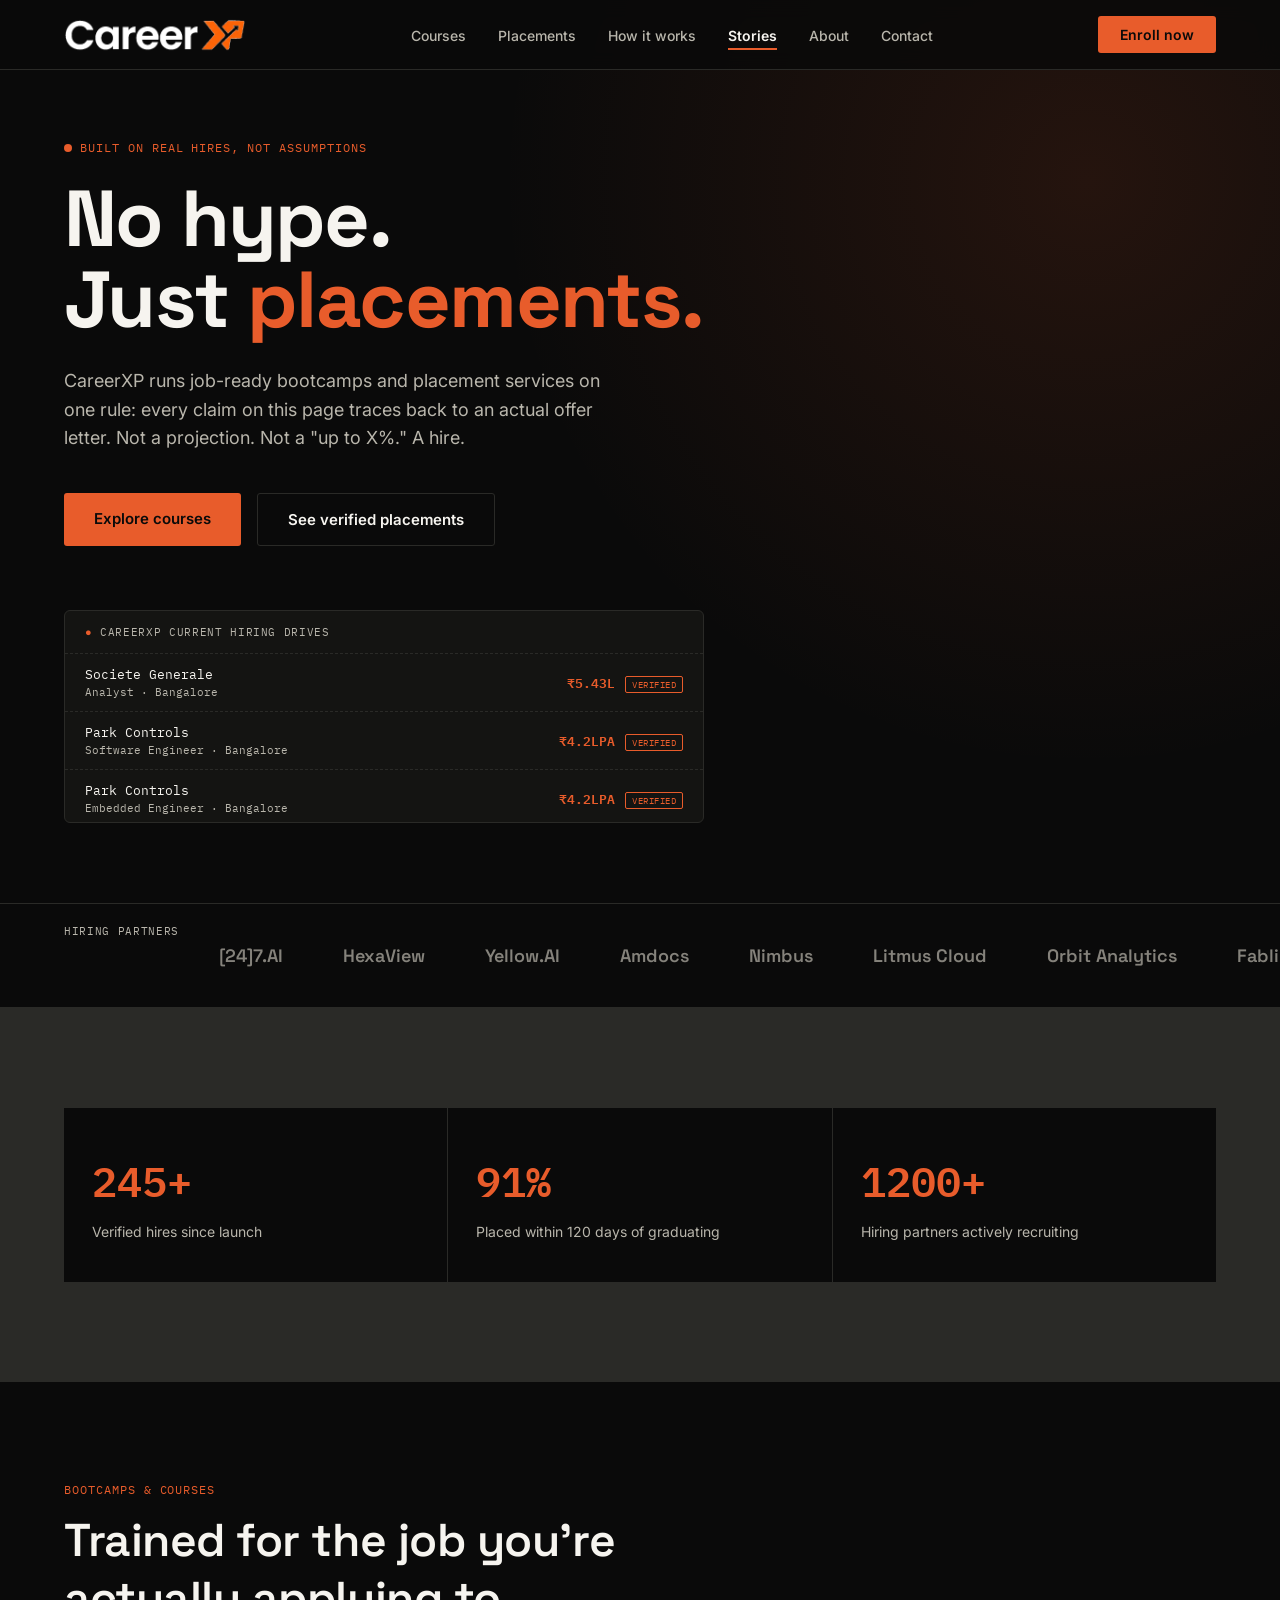
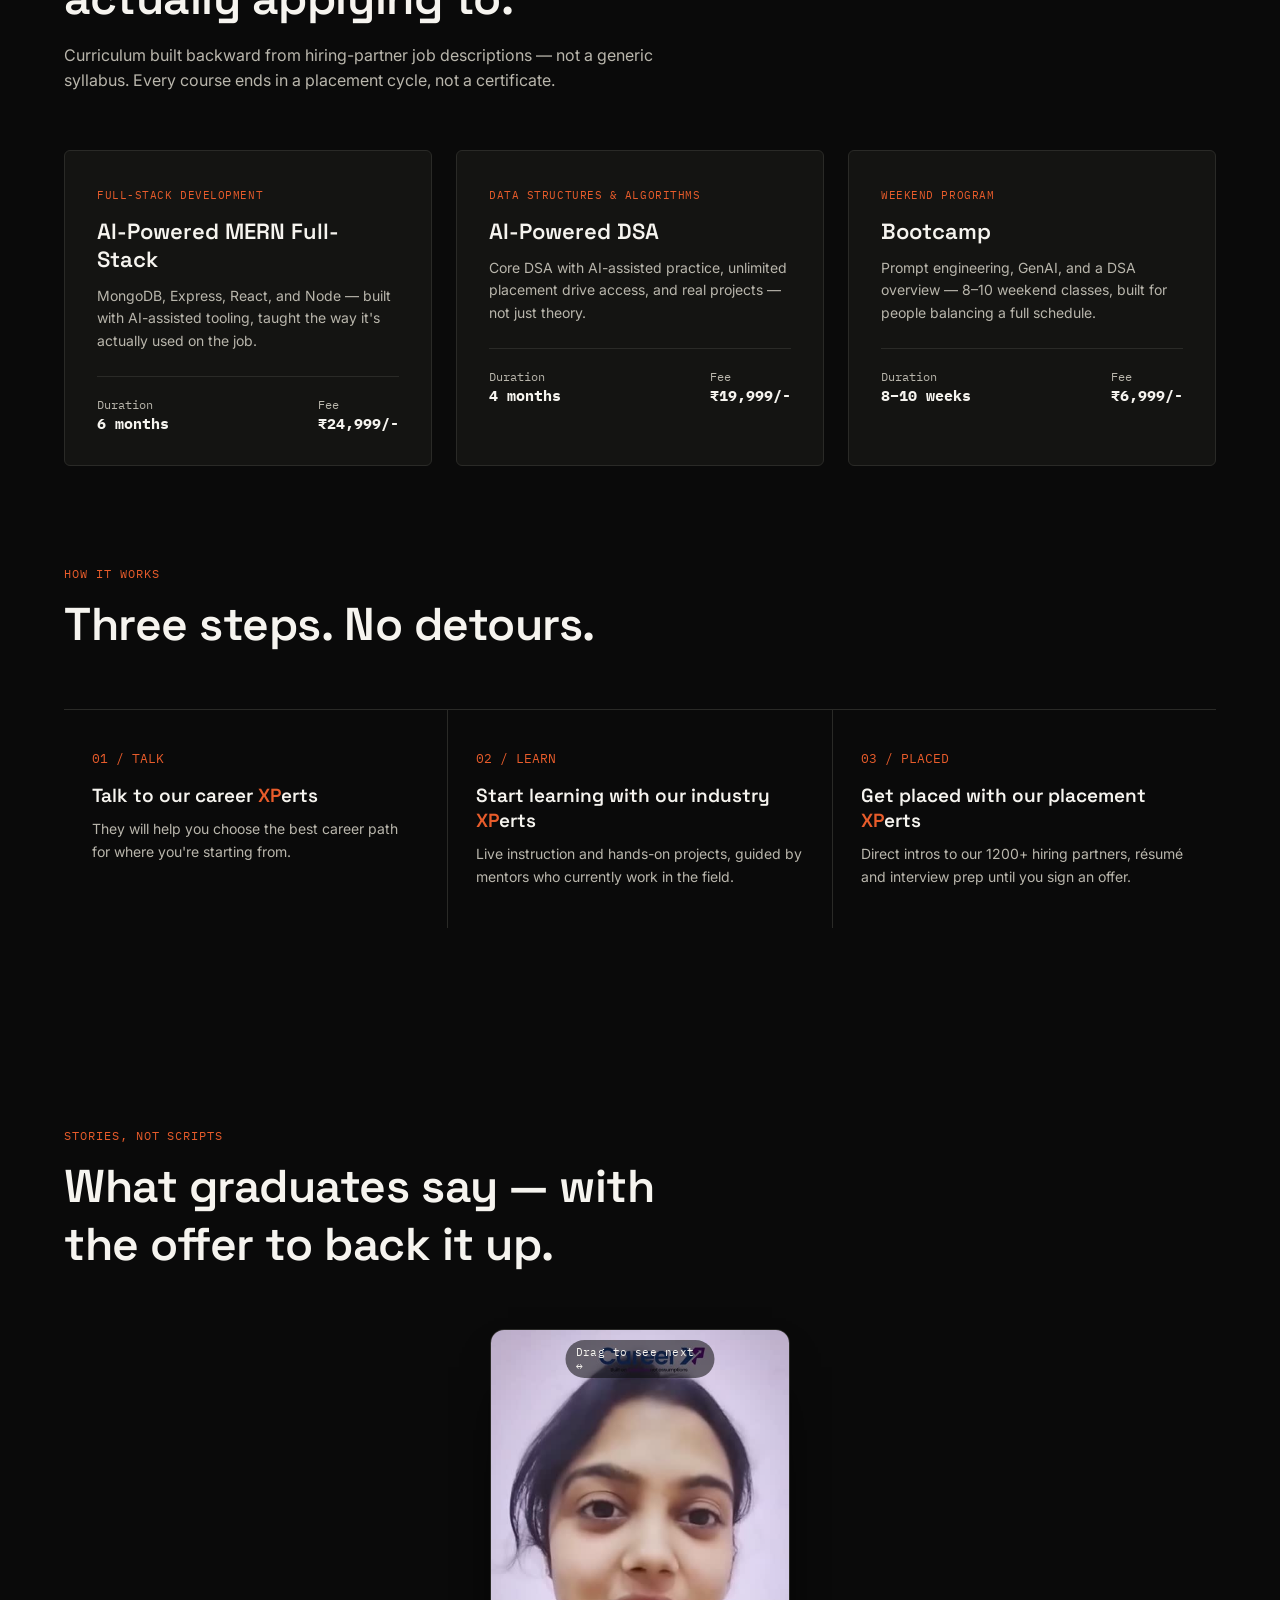
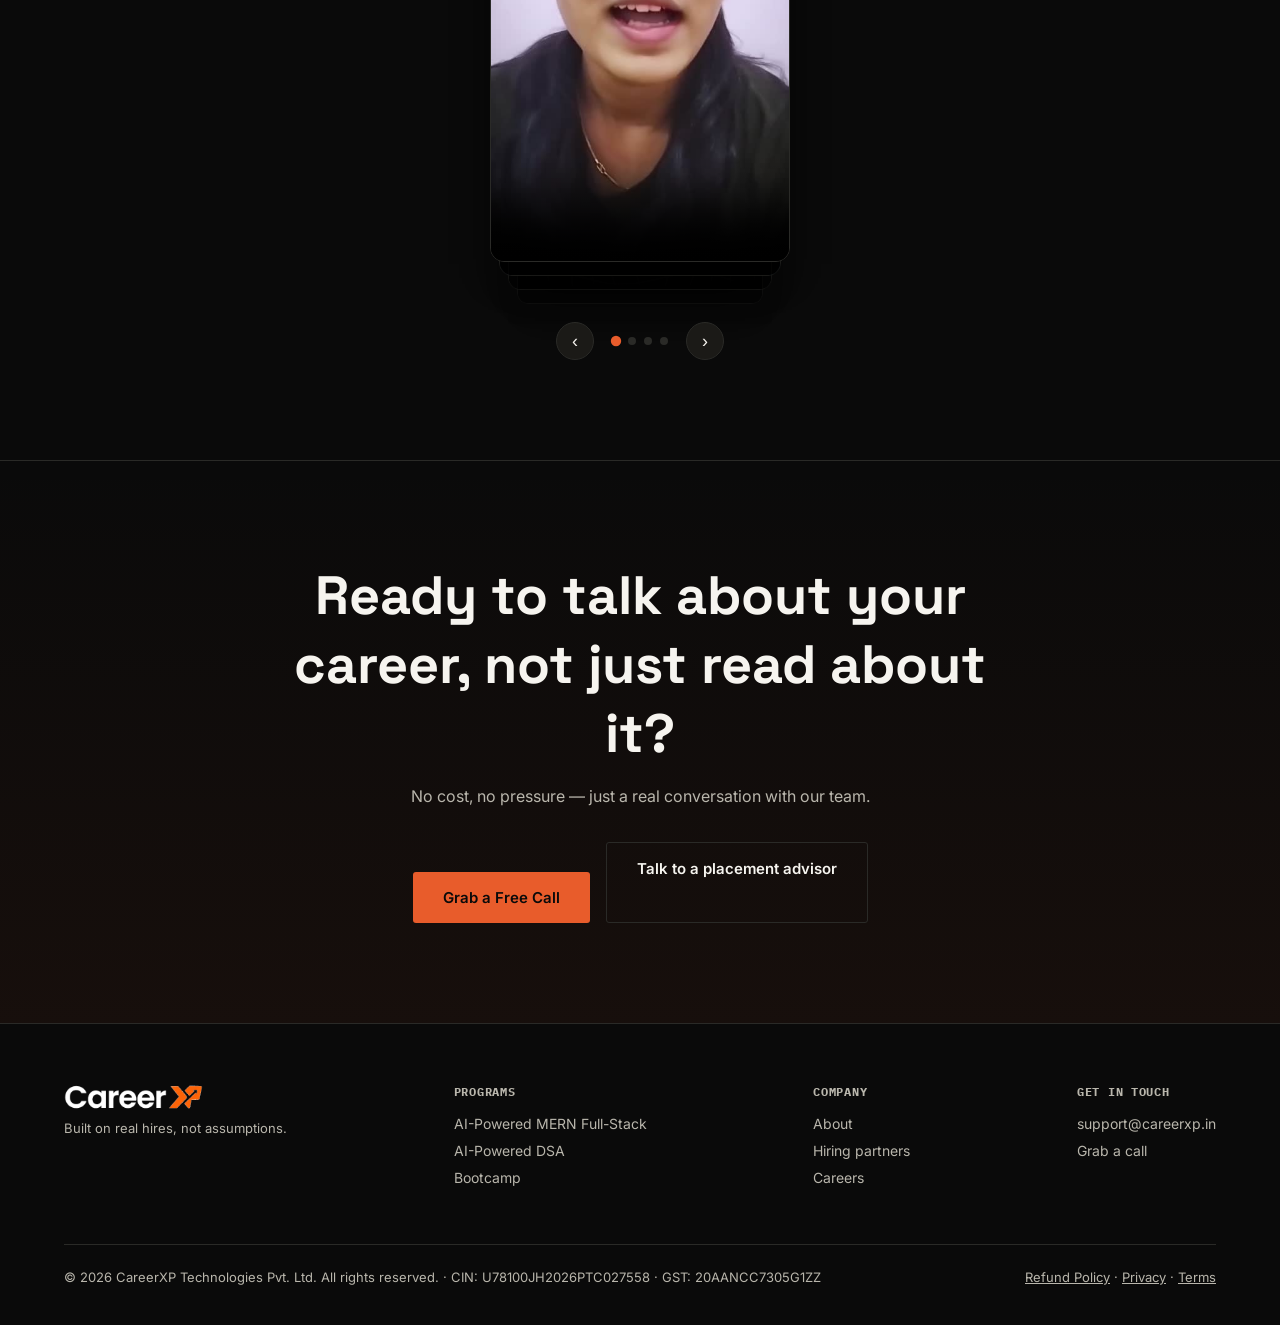
<file: index.html>
<!DOCTYPE html>
<html lang="en">
<head>
<meta charset="UTF-8">
<meta name="viewport" content="width=device-width, initial-scale=1.0">
<title>CareerXP — Built on Real Hires, Not Assumptions</title>
<meta name="description" content="CareerXP runs job-ready bootcamps and placement services built on one rule: every number on this page traces back to a real offer letter.">
<link rel="canonical" href="https://www.careerxp.in/">
<meta property="og:type" content="website">
<meta property="og:title" content="CareerXP — Built on Real Hires, Not Assumptions">
<meta property="og:description" content="CareerXP runs job-ready bootcamps and placement services built on one rule: every number on this page traces back to a real offer letter.">
<meta property="og:url" content="https://www.careerxp.in/">
<meta property="og:image" content="https://www.careerxp.in/assets/img/logo-mark-512.png">
<meta property="og:site_name" content="CareerXP">
<meta name="twitter:card" content="summary_large_image">
<meta name="twitter:title" content="CareerXP — Built on Real Hires, Not Assumptions">
<meta name="twitter:description" content="CareerXP runs job-ready bootcamps and placement services built on one rule: every number on this page traces back to a real offer letter.">
<meta name="twitter:image" content="https://www.careerxp.in/assets/img/logo-mark-512.png">
<script type="application/ld+json">
{
  "@context": "https://schema.org",
  "@type": "EducationalOrganization",
  "name": "CareerXP",
  "url": "https://www.careerxp.in/",
  "logo": "https://www.careerxp.in/assets/img/logo-mark-512.png",
  "description": "CareerXP runs job-ready bootcamps and placement services built on one rule: every placement claim is backed by a real, verifiable hire.",
  "sameAs": []
}
</script>
<link rel="icon" href="assets/img/favicon.ico" sizes="any">
<link rel="icon" type="image/png" sizes="32x32" href="assets/img/favicon-32.png">
<link rel="apple-touch-icon" href="assets/img/apple-touch-icon.png">
<link rel="preconnect" href="https://fonts.googleapis.com">
<link href="https://fonts.googleapis.com/css2?family=Space+Grotesk:wght@500;600;700&family=Inter:wght@400;500;600&family=IBM+Plex+Mono:wght@500;600&display=swap" rel="stylesheet">
<link rel="stylesheet" href="css/style.css">
</head>
<body>

<header>
  <a href="index.html" class="logo-link" aria-label="CareerXP home"><img src="assets/img/logo-wordmark.png" alt="CareerXP"></a>
  <nav>
    <ul>
      <li><a href="courses.html">Courses</a></li>
      <li><a href="placements.html">Placements</a></li>
      <li><a href="#process">How it works</a></li>
      <li><a href="#testimonials">Stories</a></li>
      <li><a href="about.html">About</a></li>
      <li><a href="contact.html">Contact</a></li>
    </ul>
  </nav>
  <a href="contact.html" class="nav-cta">Enroll now</a>
  <button class="menu-toggle" aria-label="Toggle menu" aria-expanded="false"><span></span><span></span><span></span></button>
</header>

<section class="hero">
  <span class="eyebrow">Built on real hires, not assumptions</span>
  <h1>No hype.<br>Just <span>placements.</span></h1>
  <p class="sub">CareerXP runs job-ready bootcamps and placement services on one rule: every claim on this page traces back to an actual offer letter. Not a projection. Not a "up to X%." A hire.</p>
  <div class="hero-ctas">
    <a href="courses.html" class="btn-primary">Explore courses</a>
    <a href="placements.html" class="btn-ghost">See verified placements</a>
  </div>

  <div class="ledger-wrap">
    <div class="ledger-head">
      <span><span class="live-dot">●</span> CareerXP current hiring drives</span>
    </div>
    <div class="ledger-scroll">
      <div class="ledger-track" id="ledger-track"></div>
    </div>
  </div>
</section>

<div class="partners">
  <span class="label">Hiring partners</span>
  <div class="partner-track" id="partner-track"></div>
</div>

<div class="stats">
  <div class="stat-card"><div class="num">245+</div><div class="lbl">Verified hires since launch</div></div>
  <div class="stat-card"><div class="num">91%</div><div class="lbl">Placed within 120 days of graduating</div></div>
  <div class="stat-card"><div class="num">1200+</div><div class="lbl">Hiring partners actively recruiting</div></div>
</div>

<section class="section" id="courses">
  <div class="section-head">
    <span class="kicker">Bootcamps &amp; courses</span>
    <h2>Trained for the job you're actually applying to.</h2>
    <p>Curriculum built backward from hiring-partner job descriptions — not a generic syllabus. Every course ends in a placement cycle, not a certificate.</p>
  </div>
  <div class="course-grid">
    <div class="course-card">
      <span class="course-tag">Full-Stack Development</span>
      <h3>AI-Powered MERN Full-Stack</h3>
      <p>MongoDB, Express, React, and Node — built with AI-assisted tooling, taught the way it's actually used on the job.</p>
      <div class="course-meta">
        <div>Duration<strong>6 months</strong></div>
        <div>Fee<strong>₹24,999/-</strong></div>
      </div>
    </div>
    <div class="course-card">
      <span class="course-tag">Data Structures &amp; Algorithms</span>
      <h3>AI-Powered DSA</h3>
      <p>Core DSA with AI-assisted practice, unlimited placement drive access, and real projects — not just theory.</p>
      <div class="course-meta">
        <div>Duration<strong>4 months</strong></div>
        <div>Fee<strong>₹19,999/-</strong></div>
      </div>
    </div>
    <div class="course-card">
      <span class="course-tag">Weekend Program</span>
      <h3>Bootcamp</h3>
      <p>Prompt engineering, GenAI, and a DSA overview — 8–10 weekend classes, built for people balancing a full schedule.</p>
      <div class="course-meta">
        <div>Duration<strong>8–10 weeks</strong></div>
        <div>Fee<strong>₹6,999/-</strong></div>
      </div>
    </div>
  </div>
</section>

<section class="section" id="process" style="padding-top:0;">
  <div class="section-head">
    <span class="kicker">How it works</span>
    <h2>Three steps. No detours.</h2>
  </div>
  <div class="process">
    <div class="process-step">
      <div class="process-num">01 / TALK</div>
      <h4>Talk to our career <em>XP</em>erts</h4>
      <p>They will help you choose the best career path for where you're starting from.</p>
    </div>
    <div class="process-step">
      <div class="process-num">02 / LEARN</div>
      <h4>Start learning with our industry <em>XP</em>erts</h4>
      <p>Live instruction and hands-on projects, guided by mentors who currently work in the field.</p>
    </div>
    <div class="process-step">
      <div class="process-num">03 / PLACED</div>
      <h4>Get placed with our placement <em>XP</em>erts</h4>
      <p>Direct intros to our 1200+ hiring partners, résumé and interview prep until you sign an offer.</p>
    </div>
  </div>
</section>

<section class="section" id="testimonials">
  <div class="section-head">
    <span class="kicker">Stories, not scripts</span>
    <h2>What graduates say — with the offer to back it up.</h2>
  </div>

  <div class="testimonial-stack" id="testimonialStack">
    <div class="stack-card">
      <span class="stack-card-hint mono">Drag to see next ↔</span>
      <video controls preload="metadata" poster="assets/img/testimonial-1-poster.jpg" playsinline>
        <source src="assets/video/testimonial-1.mp4" type="video/mp4">
      </video>
    </div>
    <div class="stack-card">
      <span class="stack-card-hint mono">Drag to see next ↔</span>
      <video controls preload="metadata" poster="assets/img/testimonial-2-poster.jpg" playsinline>
        <source src="assets/video/testimonial-2.mp4" type="video/mp4">
      </video>
    </div>
    <div class="stack-card">
      <span class="stack-card-hint mono">Drag to see next ↔</span>
      <video controls preload="metadata" poster="assets/img/testimonial-3-poster.jpg" playsinline>
        <source src="assets/video/testimonial-3.mp4" type="video/mp4">
      </video>
    </div>
    <div class="stack-card">
      <span class="stack-card-hint mono">Drag to see next ↔</span>
      <video controls preload="metadata" poster="assets/img/testimonial-4-poster.jpg" playsinline>
        <source src="assets/video/testimonial-4.mp4" type="video/mp4">
      </video>
    </div>
  </div>
  <div class="stack-controls">
    <button class="stack-btn" id="stackPrev" aria-label="Previous testimonial">‹</button>
    <div class="stack-dots" id="stackDots"></div>
    <button class="stack-btn" id="stackNext" aria-label="Next testimonial">›</button>
  </div>
</section>

<section class="cta-band" id="enroll">
  <h2>Ready to talk about your career, not just read about it?</h2>
  <p>No cost, no pressure — just a real conversation with our team.</p>
  <div class="hero-ctas">
    <a href="contact.html" class="btn-primary">Grab a Free Call</a>
    <a href="placements.html" class="btn-ghost">Talk to a placement advisor</a>
  </div>
</section>

<footer>
  <div class="footer-top">
    <div class="footer-col">
      <img src="assets/img/logo-wordmark.png" alt="CareerXP">
      <p class="tagline">Built on real hires, not assumptions.</p>
    </div>
    <div class="footer-col">
      <h5>Programs</h5>
      <a href="course-mern.html">AI-Powered MERN Full-Stack</a>
      <a href="course-dsa.html">AI-Powered DSA</a>
      <a href="course-bootcamp.html">Bootcamp</a>
    </div>
    <div class="footer-col">
      <h5>Company</h5>
      <a href="about.html">About</a>
      <a href="placements.html">Hiring partners</a>
      <a href="contact.html">Careers</a>
    </div>
    <div class="footer-col">
      <h5>Get in touch</h5>
      <a href="mailto:support@careerxp.in">support@careerxp.in</a>
      <a href="contact.html">Grab a call</a>
    </div>
  </div>
  <div class="footer-bottom">
    <span>© 2026 CareerXP Technologies Pvt. Ltd. All rights reserved. · CIN: U78100JH2026PTC027558 · GST: 20AANCC7305G1ZZ</span>
    <span><a href="refund-policy.html">Refund Policy</a> · <a href="privacy-policy.html">Privacy</a> · <a href="terms.html">Terms</a></span>
  </div>
</footer>

<script src="js/data.js"></script>
<script src="js/main.js"></script>
</body>
</html>
</file>
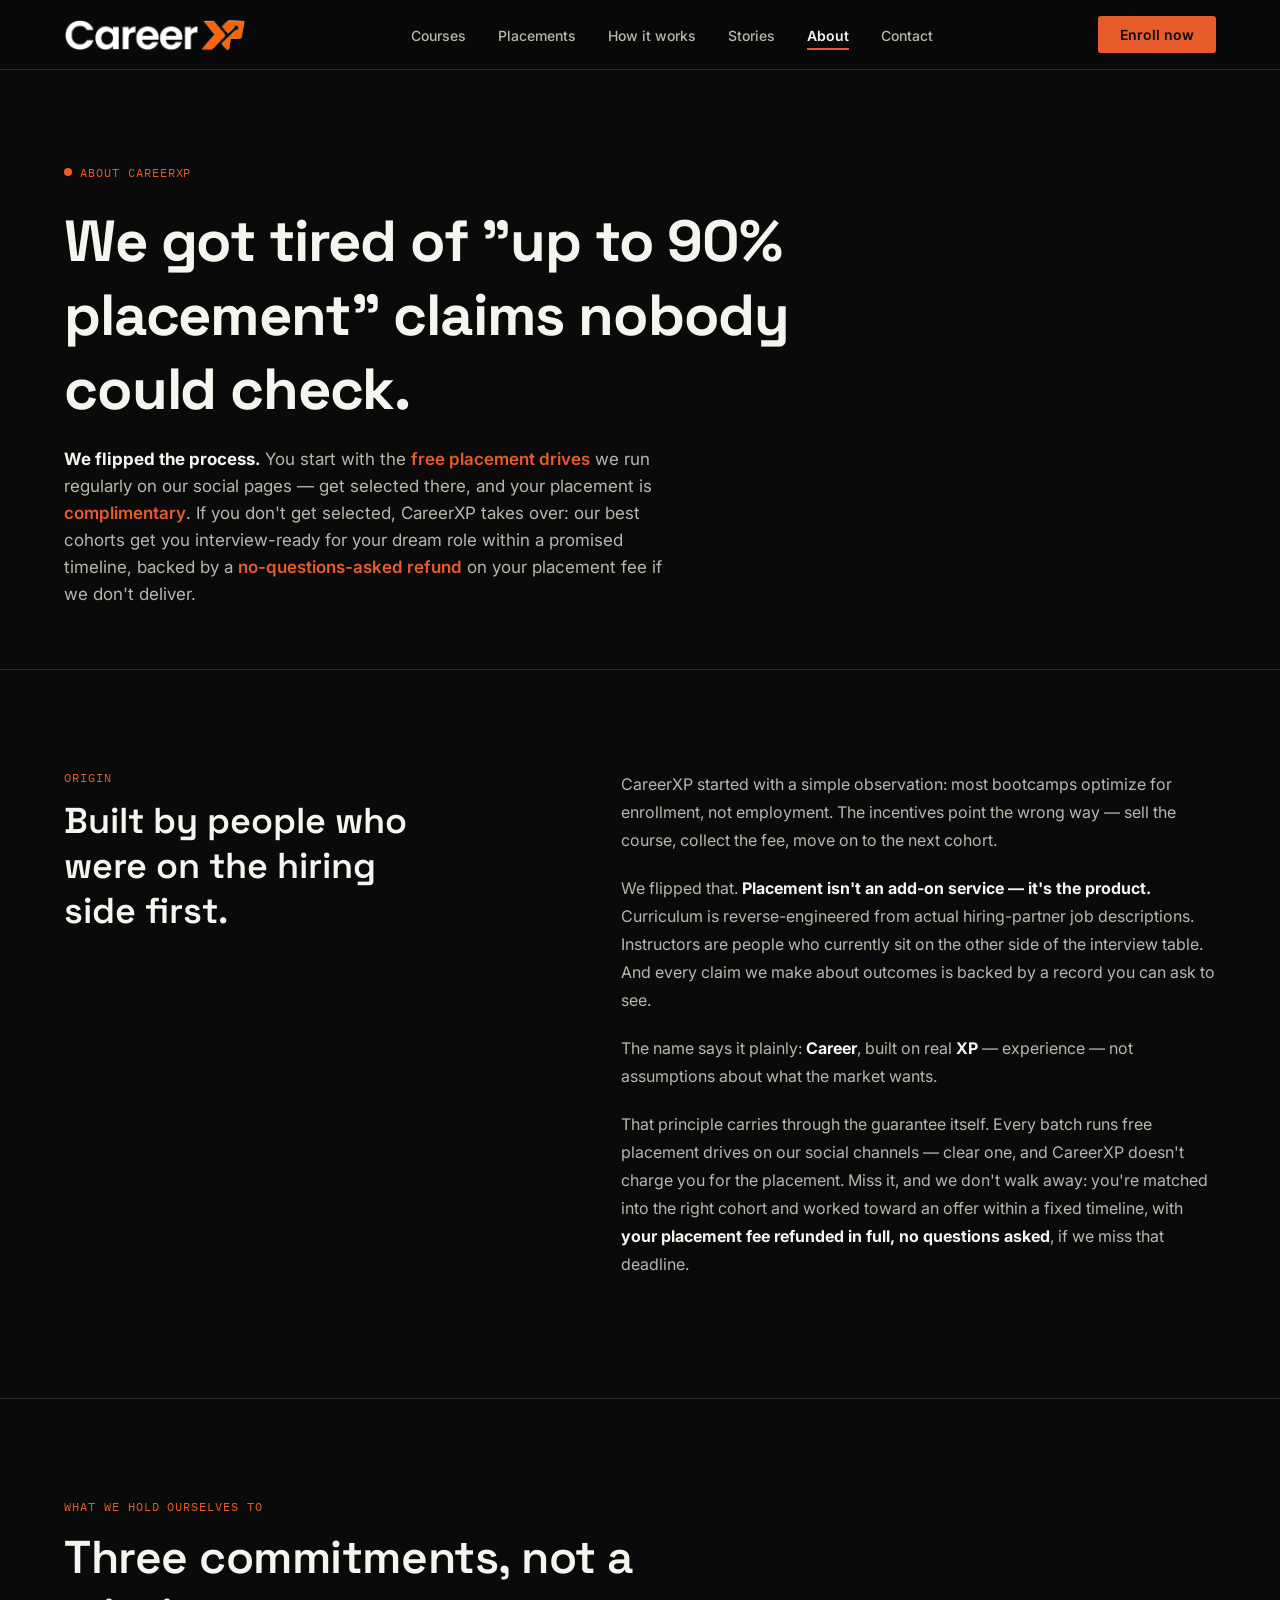
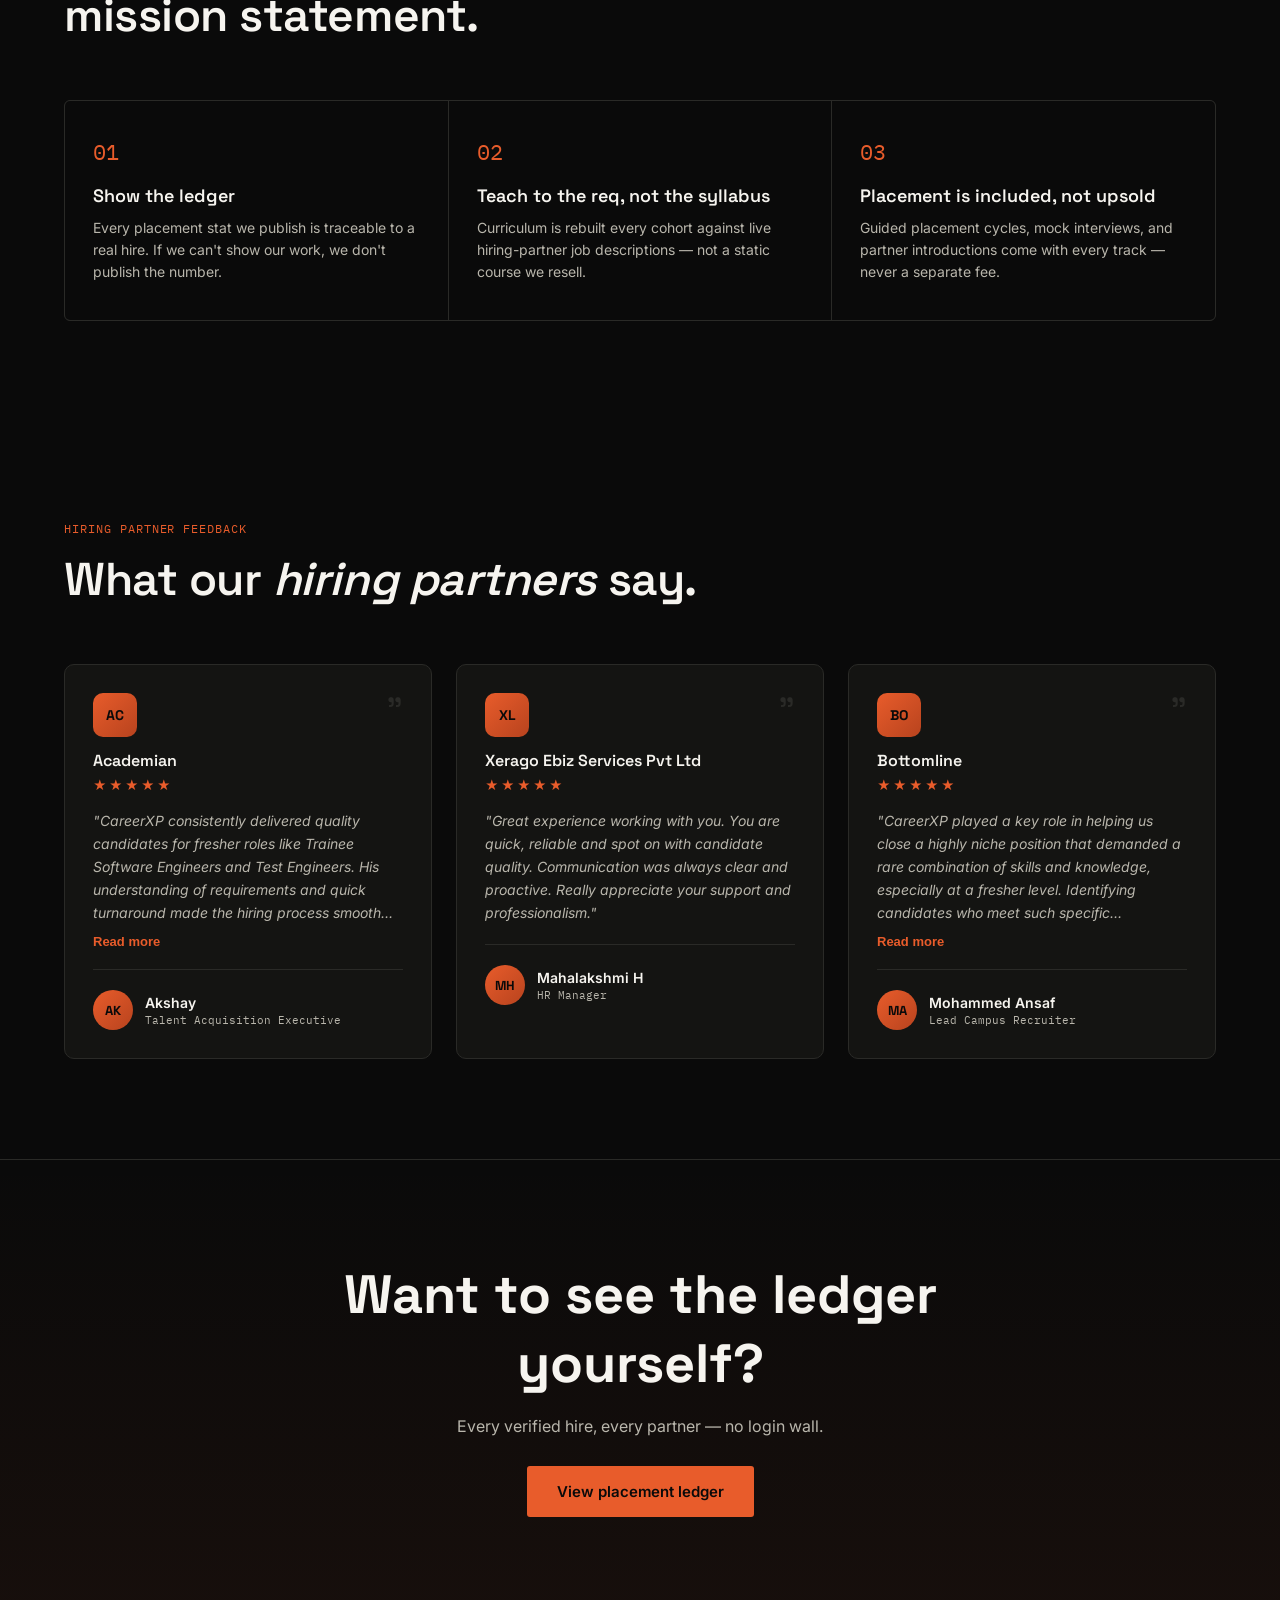
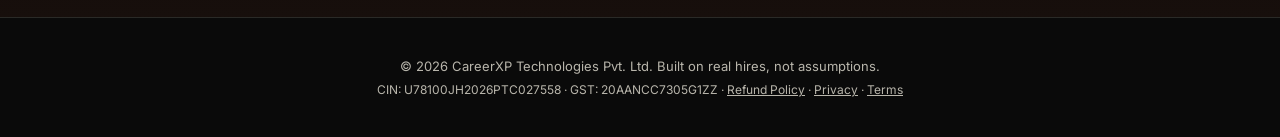
<file: about.html>
<!DOCTYPE html>
<html lang="en">
<head>
<meta charset="UTF-8">
<meta name="viewport" content="width=device-width, initial-scale=1.0">
<title>About — CareerXP</title>
<meta name="description" content="CareerXP was built on one commitment: every placement claim is traceable to a real hire, not a marketing line.">
<link rel="canonical" href="https://www.careerxp.in/about.html">
<meta property="og:type" content="website">
<meta property="og:title" content="About — CareerXP">
<meta property="og:description" content="CareerXP was built on one commitment: every placement claim is traceable to a real hire, not a marketing line.">
<meta property="og:url" content="https://www.careerxp.in/about.html">
<meta property="og:image" content="https://www.careerxp.in/assets/img/logo-mark-512.png">
<meta property="og:site_name" content="CareerXP">
<meta name="twitter:card" content="summary_large_image">
<meta name="twitter:title" content="About — CareerXP">
<meta name="twitter:description" content="CareerXP was built on one commitment: every placement claim is traceable to a real hire, not a marketing line.">
<meta name="twitter:image" content="https://www.careerxp.in/assets/img/logo-mark-512.png">
<script type="application/ld+json">
{
  "@context": "https://schema.org",
  "@type": "EducationalOrganization",
  "name": "CareerXP",
  "url": "https://www.careerxp.in/",
  "logo": "https://www.careerxp.in/assets/img/logo-mark-512.png",
  "description": "CareerXP runs job-ready bootcamps and placement services built on one rule: every placement claim is backed by a real, verifiable hire.",
  "sameAs": []
}
</script>
<link rel="icon" href="assets/img/favicon.ico" sizes="any">
<link rel="icon" type="image/png" sizes="32x32" href="assets/img/favicon-32.png">
<link rel="apple-touch-icon" href="assets/img/apple-touch-icon.png">
<link rel="preconnect" href="https://fonts.googleapis.com">
<link href="https://fonts.googleapis.com/css2?family=Space+Grotesk:wght@500;600;700&family=Inter:wght@400;500;600&family=IBM+Plex+Mono:wght@500;600&display=swap" rel="stylesheet">
<link rel="stylesheet" href="css/style.css">
</head>
<body>

<header>
  <a href="index.html" class="logo-link" aria-label="CareerXP home"><img src="assets/img/logo-wordmark.png" alt="CareerXP"></a>
  <nav>
    <ul>
      <li><a href="courses.html">Courses</a></li>
      <li><a href="placements.html">Placements</a></li>
      <li><a href="index.html#process">How it works</a></li>
      <li><a href="index.html#testimonials">Stories</a></li>
      <li><a href="about.html" class="active">About</a></li>
      <li><a href="contact.html">Contact</a></li>
    </ul>
  </nav>
  <a href="contact.html" class="nav-cta">Enroll now</a>
  <button class="menu-toggle" aria-label="Toggle menu" aria-expanded="false"><span></span><span></span><span></span></button>
</header>

<section class="page-hero">
  <span class="eyebrow">About CareerXP</span>
<h1>We got tired of "up to 90% placement" claims nobody could check.</h1>
<p><strong>We flipped the process.</strong> You start with the <em>free placement drives</em> we run regularly on our social pages — get selected there, and your placement is <em>complimentary</em>. If you don't get selected, CareerXP takes over: our best cohorts get you interview-ready for your dream role within a promised timeline, backed by a <em>no-questions-asked refund</em> on your placement fee if we don't deliver.</p>
</section>
<section class="origin">
  <div>
    <span class="kicker">Origin</span>
    <h2>Built by people who were on the hiring side first.</h2>
  </div>
  <div class="origin-body">
    <p>CareerXP started with a simple observation: most bootcamps optimize for enrollment, not employment. The incentives point the wrong way — sell the course, collect the fee, move on to the next cohort.</p>
    <p>We flipped that. <strong>Placement isn't an add-on service — it's the product.</strong> Curriculum is reverse-engineered from actual hiring-partner job descriptions. Instructors are people who currently sit on the other side of the interview table. And every claim we make about outcomes is backed by a record you can ask to see.</p>
    <p>The name says it plainly: <strong>Career</strong>, built on real <strong>XP</strong> — experience — not assumptions about what the market wants.</p>
    <p>That principle carries through the guarantee itself. Every batch runs free placement drives on our social channels — clear one, and CareerXP doesn't charge you for the placement. Miss it, and we don't walk away: you're matched into the right cohort and worked toward an offer within a fixed timeline, with <strong>your placement fee refunded in full, no questions asked</strong>, if we miss that deadline.</p>
  </div>
</section>

<section class="values">
  <div class="section-head">
    <span class="kicker">What we hold ourselves to</span>
    <h2>Three commitments, not a mission statement.</h2>
  </div>
  <div class="value-grid">
    <div class="value-card">
      <div class="glyph">01</div>
      <h4>Show the ledger</h4>
      <p>Every placement stat we publish is traceable to a real hire. If we can't show our work, we don't publish the number.</p>
    </div>
    <div class="value-card">
      <div class="glyph">02</div>
      <h4>Teach to the req, not the syllabus</h4>
      <p>Curriculum is rebuilt every cohort against live hiring-partner job descriptions — not a static course we resell.</p>
    </div>
    <div class="value-card">
      <div class="glyph">03</div>
      <h4>Placement is included, not upsold</h4>
      <p>Guided placement cycles, mock interviews, and partner introductions come with every track — never a separate fee.</p>
    </div>
  </div>
</section>


<section class="section" id="hiring-partner-feedback">
  <div class="section-head">
    <span class="kicker">Hiring partner feedback</span>
    <h2>What our <em>hiring partners</em> say.</h2>
  </div>
  <div class="feedback-grid">
    <div class="feedback-card">
      <div class="feedback-card-head">
        <div class="feedback-avatar">AC</div>
        <span class="feedback-quote-mark">"</span>
      </div>
      <div class="feedback-company">
        <h4>Academian</h4>
        <div class="feedback-stars">★★★★★</div>
      </div>
      <p class="feedback-quote">"CareerXP consistently delivered quality candidates for fresher roles like Trainee Software Engineers and Test Engineers. His understanding of requirements and quick turnaround made the hiring process smooth and efficient. Highly recommended."</p>
      <div class="feedback-reviewer">
        <div class="avatar">AK</div>
        <div>
          <h5>Akshay</h5>
          <div class="role">Talent Acquisition Executive</div>
        </div>
      </div>
    </div>

    <div class="feedback-card">
      <div class="feedback-card-head">
        <div class="feedback-avatar">XL</div>
        <span class="feedback-quote-mark">"</span>
      </div>
      <div class="feedback-company">
        <h4>Xerago Ebiz Services Pvt Ltd</h4>
        <div class="feedback-stars">★★★★★</div>
      </div>
      <p class="feedback-quote">"Great experience working with you. You are quick, reliable and spot on with candidate quality. Communication was always clear and proactive. Really appreciate your support and professionalism."</p>
      <div class="feedback-reviewer">
        <div class="avatar">MH</div>
        <div>
          <h5>Mahalakshmi H</h5>
          <div class="role">HR Manager</div>
        </div>
      </div>
    </div>

    <div class="feedback-card">
      <div class="feedback-card-head">
        <div class="feedback-avatar">BO</div>
        <span class="feedback-quote-mark">"</span>
      </div>
      <div class="feedback-company">
        <h4>Bottomline</h4>
        <div class="feedback-stars">★★★★★</div>
      </div>
      <p class="feedback-quote">"CareerXP played a key role in helping us close a highly niche position that demanded a rare combination of skills and knowledge, especially at a fresher level. Identifying candidates who meet such specific expectations is never easy, but his persistence and sharp understanding of the requirement made a significant difference. What stood out the most was his unwavering confidence in the candidates he presented. He didn't just share profiles, he strongly believed in their potential and took the time to thoroughly evaluate how well they aligned with both the technical and functional aspects of the role. This gave us a lot of confidence during the evaluation process and helped us move forward with clarity. His dedication throughout the process was evident in the way he stayed closely involved, ensured timely follow-ups, and maintained clear communication at every stage. He was proactive in addressing concerns, open to feedback, and consistently worked towards finding the right fit rather than just a quick closure. Overall, CareerXP's commitment, ownership, and belief in his candidates made a meaningful impact on successfully closing this challenging role."</p>
      <div class="feedback-reviewer">
        <div class="avatar">MA</div>
        <div>
          <h5>Mohammed Ansaf</h5>
          <div class="role">Lead Campus Recruiter</div>
        </div>
      </div>
    </div>
  </div>
</section>

<section class="cta-band">
  <h2>Want to see the ledger yourself?</h2>
  <p>Every verified hire, every partner — no login wall.</p>
  <a href="placements.html" class="btn-primary">View placement ledger</a>
</section>

<footer class="footer-simple">
  <p>© 2026 CareerXP Technologies Pvt. Ltd. Built on real hires, not assumptions.</p>
  <p class="legal-line">CIN: U78100JH2026PTC027558 · GST: 20AANCC7305G1ZZ · <a href="refund-policy.html">Refund Policy</a> · <a href="privacy-policy.html">Privacy</a> · <a href="terms.html">Terms</a></p>
</footer>

<script src="js/data.js"></script>
<script src="js/main.js"></script>
</body>
</html>
</file>
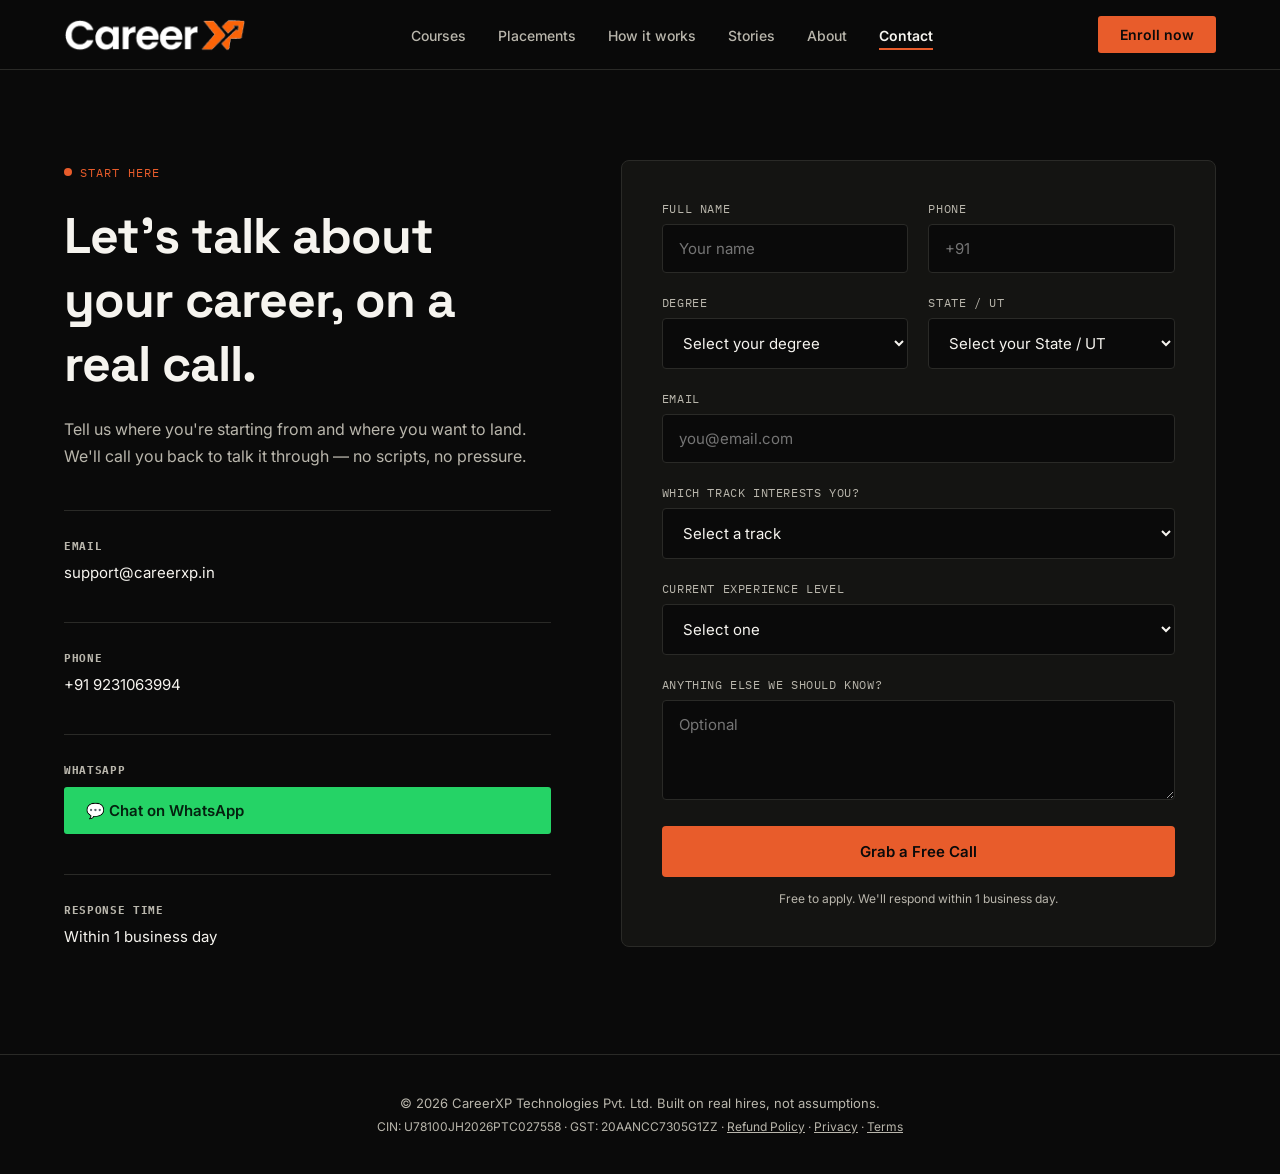
<file: contact.html>
<!DOCTYPE html>
<html lang="en">
<head>
<meta charset="UTF-8">
<meta name="viewport" content="width=device-width, initial-scale=1.0">
<title>Contact & Enroll — CareerXP</title>
<meta name="description" content="Start a free skill-fit screening with CareerXP. No cost to apply, no pressure to enroll.">
<link rel="canonical" href="https://www.careerxp.in/contact.html">
<meta property="og:type" content="website">
<meta property="og:title" content="Contact & Enroll — CareerXP">
<meta property="og:description" content="Start a free skill-fit screening with CareerXP. No cost to apply, no pressure to enroll.">
<meta property="og:url" content="https://www.careerxp.in/contact.html">
<meta property="og:image" content="https://www.careerxp.in/assets/img/logo-mark-512.png">
<meta property="og:site_name" content="CareerXP">
<meta name="twitter:card" content="summary_large_image">
<meta name="twitter:title" content="Contact & Enroll — CareerXP">
<meta name="twitter:description" content="Start a free skill-fit screening with CareerXP. No cost to apply, no pressure to enroll.">
<meta name="twitter:image" content="https://www.careerxp.in/assets/img/logo-mark-512.png">
<script type="application/ld+json">
{
  "@context": "https://schema.org",
  "@type": "EducationalOrganization",
  "name": "CareerXP",
  "url": "https://www.careerxp.in/",
  "logo": "https://www.careerxp.in/assets/img/logo-mark-512.png",
  "description": "CareerXP runs job-ready bootcamps and placement services built on one rule: every placement claim is backed by a real, verifiable hire.",
  "sameAs": []
}
</script>
<link rel="icon" href="assets/img/favicon.ico" sizes="any">
<link rel="icon" type="image/png" sizes="32x32" href="assets/img/favicon-32.png">
<link rel="apple-touch-icon" href="assets/img/apple-touch-icon.png">
<link rel="preconnect" href="https://fonts.googleapis.com">
<link href="https://fonts.googleapis.com/css2?family=Space+Grotesk:wght@500;600;700&family=Inter:wght@400;500;600&family=IBM+Plex+Mono:wght@500;600&display=swap" rel="stylesheet">
<link rel="stylesheet" href="css/style.css">
</head>
<body>

<header>
  <a href="index.html" class="logo-link" aria-label="CareerXP home"><img src="assets/img/logo-wordmark.png" alt="CareerXP"></a>
  <nav>
    <ul>
      <li><a href="courses.html">Courses</a></li>
      <li><a href="placements.html">Placements</a></li>
      <li><a href="index.html#process">How it works</a></li>
      <li><a href="index.html#testimonials">Stories</a></li>
      <li><a href="about.html">About</a></li>
      <li><a href="contact.html" class="active">Contact</a></li>
    </ul>
  </nav>
  <a href="contact.html" class="nav-cta">Enroll now</a>
  <button class="menu-toggle" aria-label="Toggle menu" aria-expanded="false"><span></span><span></span><span></span></button>
</header>

<section class="contact-wrap">
  <div>
    <span class="eyebrow">Start here</span>
    <h1>Let's talk about your career, on a real call.</h1>
    <div class="lead"><p>Tell us where you're starting from and where you want to land. We'll call you back to talk it through — no scripts, no pressure.</p></div>

    <div class="info-block">
      <h5>Email</h5>
      <a href="mailto:support@careerxp.in">support@careerxp.in</a>
    </div>
    <div class="info-block">
  <h5>Phone</h5>
  <a href="tel:+919231063994">+91 9231063994</a>
    </div>
    <div class="info-block">
      <h5>WhatsApp</h5>
      <a href="https://wa.me/919231063995" target="_blank" rel="noopener" class="whatsapp-link">💬 Chat on WhatsApp</a>
    </div>
    <div class="info-block">
      <h5>Response time</h5>
      <p>Within 1 business day</p>
    </div>
  </div>

  <div>
    <form id="enroll-form" name="enroll" method="POST" data-netlify="true" netlify-honeypot="bot-field">
  <input type="hidden" name="form-name" value="enroll">
  <p style="position:absolute; left:-9999px;" aria-hidden="true">
    <label>Leave this field empty: <input name="bot-field" tabindex="-1" autocomplete="off"></label>
  </p>
  <div class="field-row">
    <div class="field"><label>Full name</label><input name="name" type="text" required placeholder="Your name"></div>
    <div class="field"><label>Phone</label><input name="phone" type="tel" required placeholder="+91"></div>
  </div>

  <div class="field-row">
    <div class="field">
      <label>Degree</label>
      <select name="degree" required>
        <option value="">Select your degree</option>
        <option>BE</option>
        <option>B.Tech</option>
        <option>ME</option>
        <option>M.Tech</option>
        <option>BCA</option>
        <option>MCA</option>
        <option>B.Sc</option>
        <option>Diploma</option>
        <option>BBA</option>
        <option>MBA</option>
        <option>Others</option>
      </select>
    </div>

    <div class="field">
      <label>State / UT</label>
      <select name="state" required>
        <option value="">Select your State / UT</option>
        <option>Andhra Pradesh</option>
        <option>Arunachal Pradesh</option>
        <option>Assam</option>
        <option>Bihar</option>
        <option>Chhattisgarh</option>
        <option>Goa</option>
        <option>Gujarat</option>
        <option>Haryana</option>
        <option>Himachal Pradesh</option>
        <option>Jharkhand</option>
        <option>Karnataka</option>
        <option>Kerala</option>
        <option>Madhya Pradesh</option>
        <option>Maharashtra</option>
        <option>Manipur</option>
        <option>Meghalaya</option>
        <option>Mizoram</option>
        <option>Nagaland</option>
        <option>Odisha</option>
        <option>Punjab</option>
        <option>Rajasthan</option>
        <option>Sikkim</option>
        <option>Tamil Nadu</option>
        <option>Telangana</option>
        <option>Tripura</option>
        <option>Uttar Pradesh</option>
        <option>Uttarakhand</option>
        <option>West Bengal</option>
        <option>Andaman and Nicobar Islands</option>
        <option>Chandigarh</option>
        <option>Dadra and Nagar Haveli and Daman and Diu</option>
        <option>Delhi</option>
        <option>Jammu and Kashmir</option>
        <option>Ladakh</option>
        <option>Lakshadweep</option>
        <option>Puducherry</option>
      </select>
    </div>
  </div>

  <div class="field"><label>Email</label><input name="email" type="email" required placeholder="you@email.com"></div>

  <div class="field">
    <label>Which track interests you?</label>
    <select name="track" required>
      <option value="">Select a track</option>
      <option>AI-Powered MERN Full-Stack</option>
      <option>AI-Powered DSA</option>
      <option>Bootcamp</option>
      <option>Not sure yet — help me decide</option>
    </select>
  </div>

  <div class="field">
    <label>Current experience level</label>
    <select name="experience_level" required>
      <option value="">Select one</option>
      <option>Student / recent graduate</option>
      <option>0–2 years experience</option>
      <option>2–5 years experience</option>
      <option>5+ years, switching careers</option>
    </select>
  </div>

  <div class="field"><label>Anything else we should know?</label><textarea name="notes" placeholder="Optional"></textarea></div>

  <button type="submit" class="submit-btn">Grab a Free Call</button>
  <p class="form-note">Free to apply. We'll respond within 1 business day.</p>
</form>

    <div class="success-msg" id="success-msg">
      <div class="check">✓</div>
      <h3>Request received.</h3>
      <p>Someone from our team will call you back within 1 business day.</p>
    </div>
  </div>
</section>

<footer class="footer-simple">
  <p>© 2026 CareerXP Technologies Pvt. Ltd. Built on real hires, not assumptions.</p>
  <p class="legal-line">CIN: U78100JH2026PTC027558 · GST: 20AANCC7305G1ZZ · <a href="refund-policy.html">Refund Policy</a> · <a href="privacy-policy.html">Privacy</a> · <a href="terms.html">Terms</a></p>
</footer>

<script src="js/data.js"></script>
<script src="js/main.js"></script>
</body>
</html>
</file>
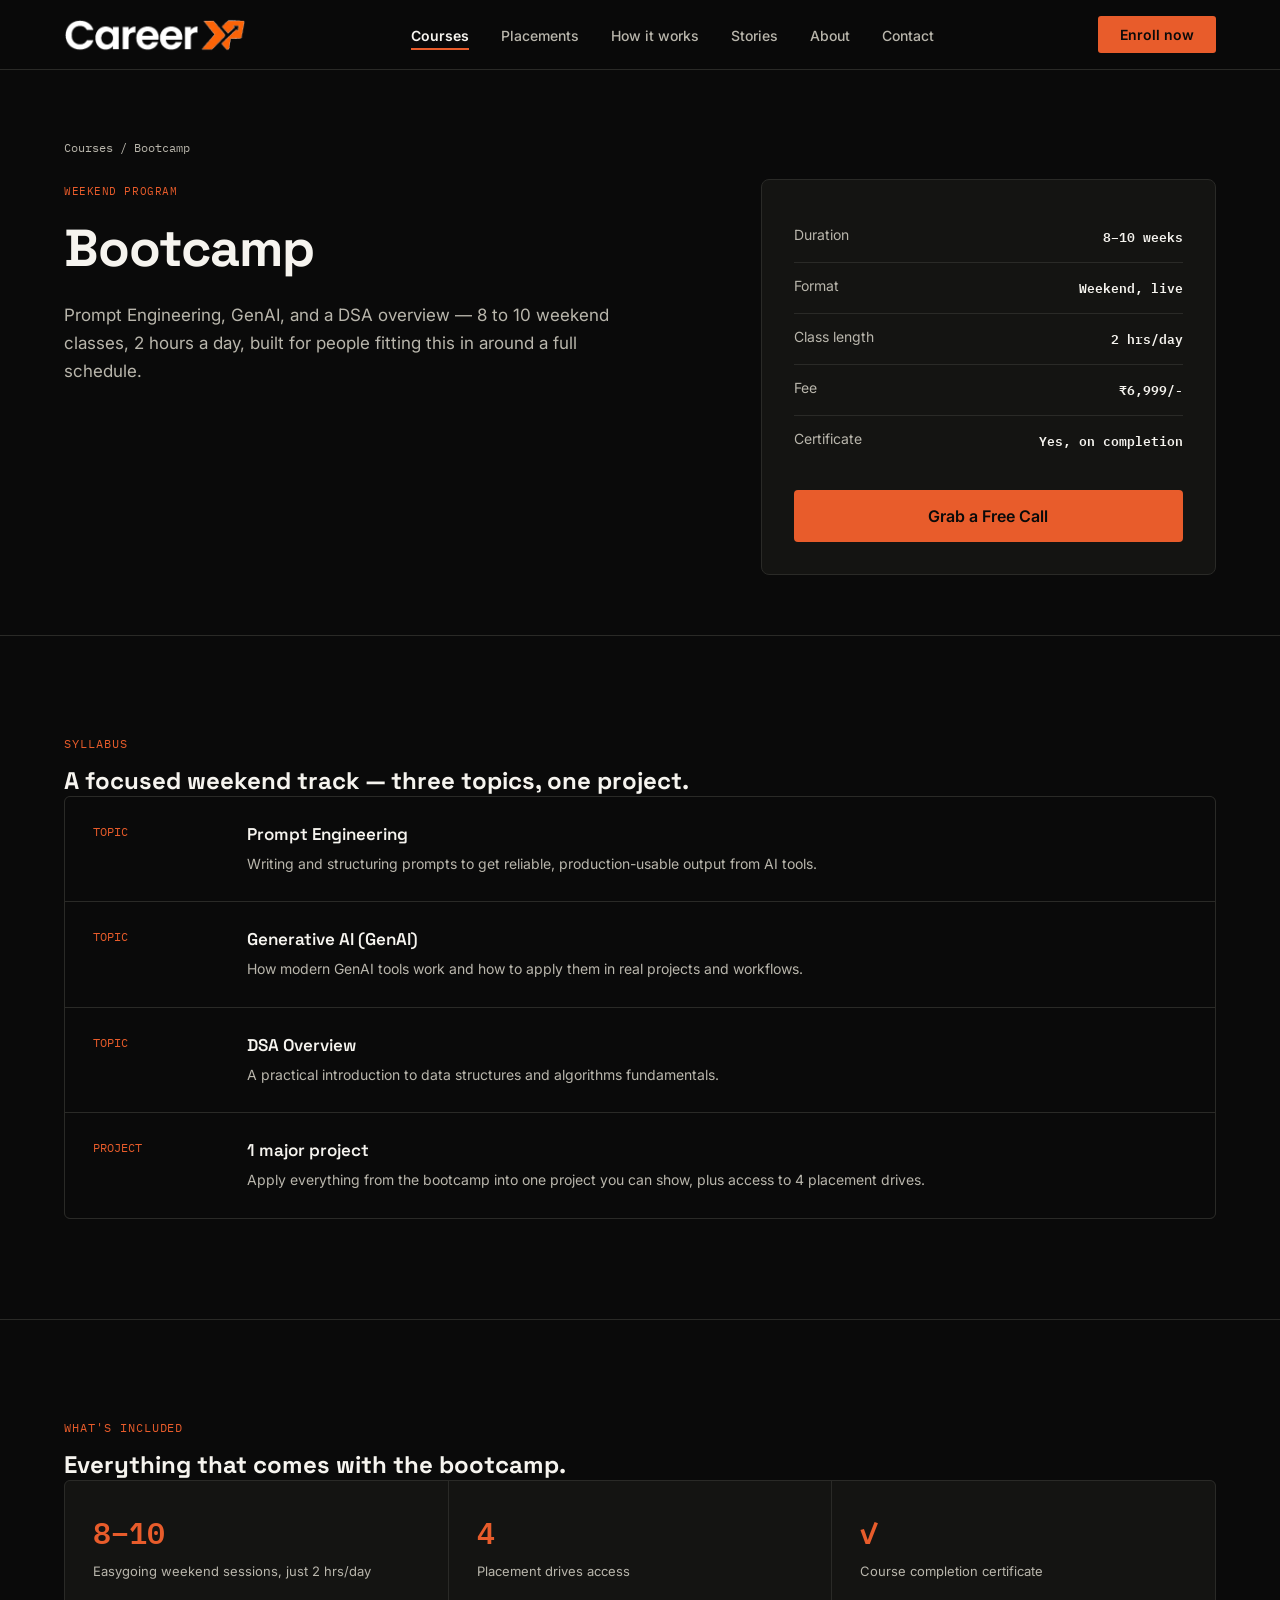
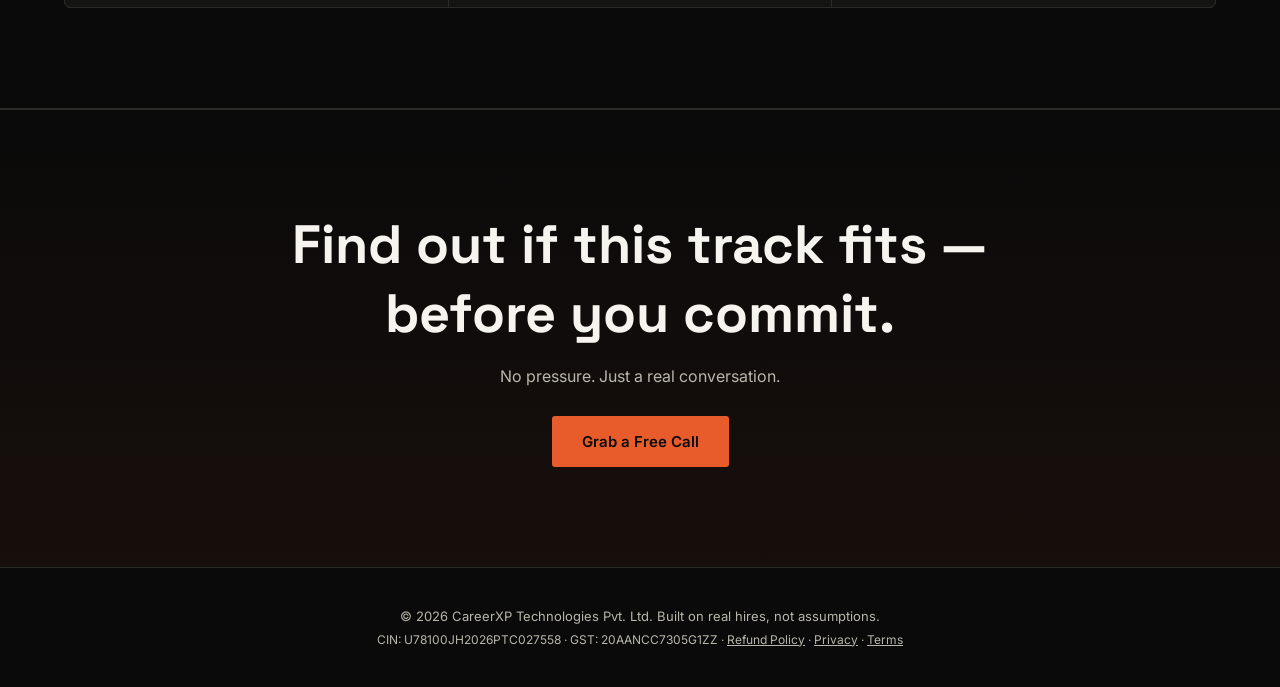
<file: course-bootcamp.html>
<!DOCTYPE html>
<html lang="en">
<head>
<meta charset="UTF-8">
<meta name="viewport" content="width=device-width, initial-scale=1.0">
<title>Bootcamp — CareerXP</title>
<meta name="description" content="8-10 week weekend bootcamp covering Prompt Engineering, GenAI, and a DSA overview — from CareerXP.">
<link rel="canonical" href="https://www.careerxp.in/course-bootcamp.html">
<meta property="og:type" content="website">
<meta property="og:title" content="Bootcamp — CareerXP">
<meta property="og:description" content="8-10 week weekend bootcamp covering Prompt Engineering, GenAI, and a DSA overview — from CareerXP.">
<meta property="og:url" content="https://www.careerxp.in/course-bootcamp.html">
<meta property="og:image" content="https://www.careerxp.in/assets/img/logo-mark-512.png">
<meta property="og:site_name" content="CareerXP">
<meta name="twitter:card" content="summary_large_image">
<meta name="twitter:title" content="Bootcamp — CareerXP">
<meta name="twitter:description" content="8-10 week weekend bootcamp covering Prompt Engineering, GenAI, and a DSA overview — from CareerXP.">
<meta name="twitter:image" content="https://www.careerxp.in/assets/img/logo-mark-512.png">
<script type="application/ld+json">
{
  "@context": "https://schema.org",
  "@type": "EducationalOrganization",
  "name": "CareerXP",
  "url": "https://www.careerxp.in/",
  "logo": "https://www.careerxp.in/assets/img/logo-mark-512.png",
  "description": "CareerXP runs job-ready bootcamps and placement services built on one rule: every placement claim is backed by a real, verifiable hire.",
  "sameAs": []
}
</script>
<link rel="icon" href="assets/img/favicon.ico" sizes="any">
<link rel="icon" type="image/png" sizes="32x32" href="assets/img/favicon-32.png">
<link rel="apple-touch-icon" href="assets/img/apple-touch-icon.png">
<link rel="preconnect" href="https://fonts.googleapis.com">
<link href="https://fonts.googleapis.com/css2?family=Space+Grotesk:wght@500;600;700&family=Inter:wght@400;500;600&family=IBM+Plex+Mono:wght@500;600&display=swap" rel="stylesheet">
<link rel="stylesheet" href="css/style.css">
</head>
<body>

<header>
  <a href="index.html" class="logo-link" aria-label="CareerXP home"><img src="assets/img/logo-wordmark.png" alt="CareerXP"></a>
  <nav>
    <ul>
      <li><a href="courses.html" class="active">Courses</a></li>
      <li><a href="placements.html">Placements</a></li>
      <li><a href="index.html#process">How it works</a></li>
      <li><a href="index.html#testimonials">Stories</a></li>
      <li><a href="about.html">About</a></li>
      <li><a href="contact.html">Contact</a></li>
    </ul>
  </nav>
  <a href="contact.html" class="nav-cta">Enroll now</a>
  <button class="menu-toggle" aria-label="Toggle menu" aria-expanded="false"><span></span><span></span><span></span></button>
</header>

<div class="breadcrumb"><a href="courses.html">Courses</a> / Bootcamp</div>

<section class="course-hero">
  <div>
    <span class="course-tag">Weekend Program</span>
    <h1>Bootcamp</h1>
    <p class="lead">Prompt Engineering, GenAI, and a DSA overview — 8 to 10 weekend classes, 2 hours a day, built for people fitting this in around a full schedule.</p>
  </div>
  <div class="sidebar">
    <div class="side-row"><span class="lbl">Duration</span><span class="val">8–10 weeks</span></div>
    <div class="side-row"><span class="lbl">Format</span><span class="val">Weekend, live</span></div>
    <div class="side-row"><span class="lbl">Class length</span><span class="val">2 hrs/day</span></div>
    <div class="side-row"><span class="lbl">Fee</span><span class="val">₹6,999/-</span></div>
    <div class="side-row"><span class="lbl">Certificate</span><span class="val">Yes, on completion</span></div>
    <a href="contact.html" class="side-cta">Grab a Free Call</a>
  </div>
</section>

<section class="section bordered">
  <span class="kicker">Syllabus</span>
  <h2>A focused weekend track — three topics, one project.</h2>
  <div class="curriculum">
    <div class="module"><div class="wk">TOPIC</div><div><h4>Prompt Engineering</h4><p>Writing and structuring prompts to get reliable, production-usable output from AI tools.</p></div></div>
    <div class="module"><div class="wk">TOPIC</div><div><h4>Generative AI (GenAI)</h4><p>How modern GenAI tools work and how to apply them in real projects and workflows.</p></div></div>
    <div class="module"><div class="wk">TOPIC</div><div><h4>DSA Overview</h4><p>A practical introduction to data structures and algorithms fundamentals.</p></div></div>
    <div class="module"><div class="wk">PROJECT</div><div><h4>1 major project</h4><p>Apply everything from the bootcamp into one project you can show, plus access to 4 placement drives.</p></div></div>
  </div>
</section>

<section class="section bordered">
  <span class="kicker">What's included</span>
  <h2>Everything that comes with the bootcamp.</h2>
  <div class="outcomes-grid">
    <div class="outcome-card"><div class="num">8–10</div><div class="lbl">Easygoing weekend sessions, just 2 hrs/day</div></div>
    <div class="outcome-card"><div class="num">4</div><div class="lbl">Placement drives access</div></div>
    <div class="outcome-card"><div class="num">✓</div><div class="lbl">Course completion certificate</div></div>
  </div>
</section>

<section class="cta-band">
  <h2>Find out if this track fits — before you commit.</h2>
  <p>No pressure. Just a real conversation.</p>
  <a href="contact.html" class="btn-primary">Grab a Free Call</a>
</section>

<footer class="footer-simple">
  <p>© 2026 CareerXP Technologies Pvt. Ltd. Built on real hires, not assumptions.</p>
  <p class="legal-line">CIN: U78100JH2026PTC027558 · GST: 20AANCC7305G1ZZ · <a href="refund-policy.html">Refund Policy</a> · <a href="privacy-policy.html">Privacy</a> · <a href="terms.html">Terms</a></p>
</footer>

<script src="js/data.js"></script>
<script src="js/main.js"></script>
</body>
</html>
</file>
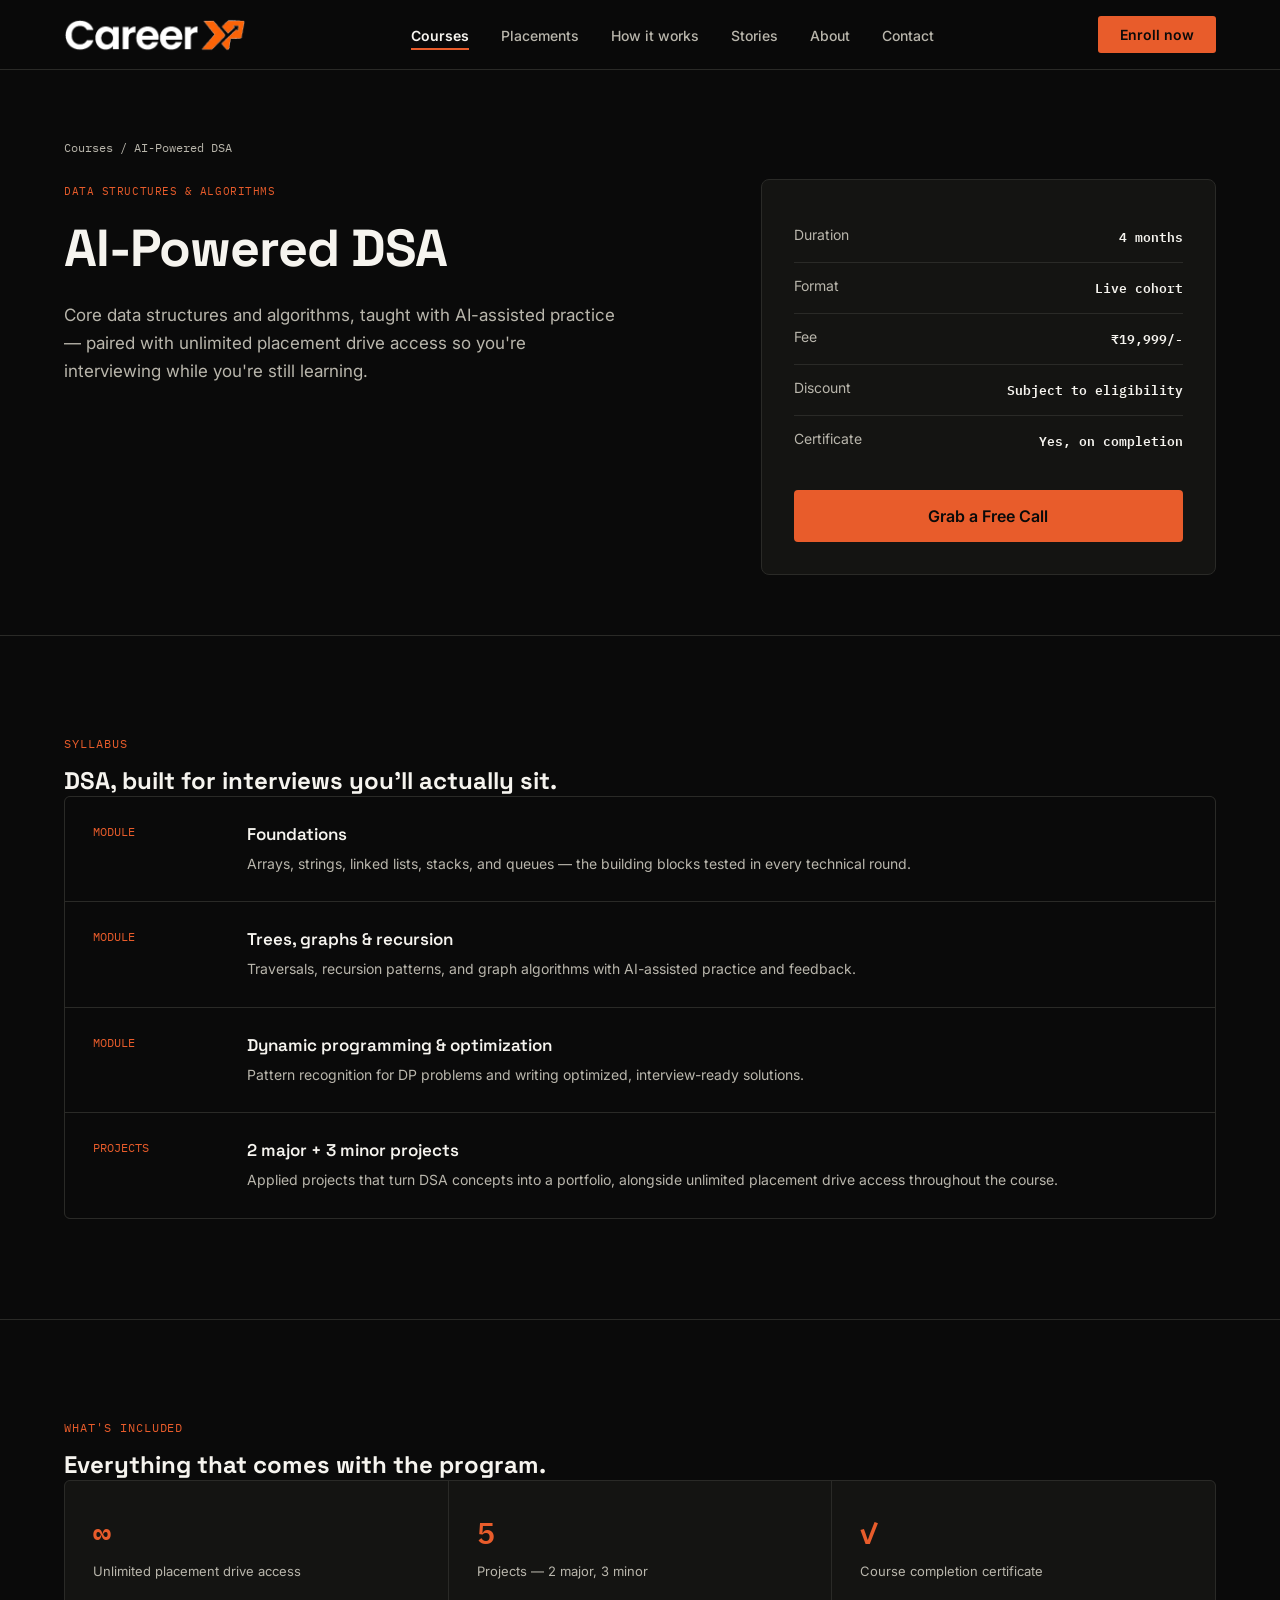
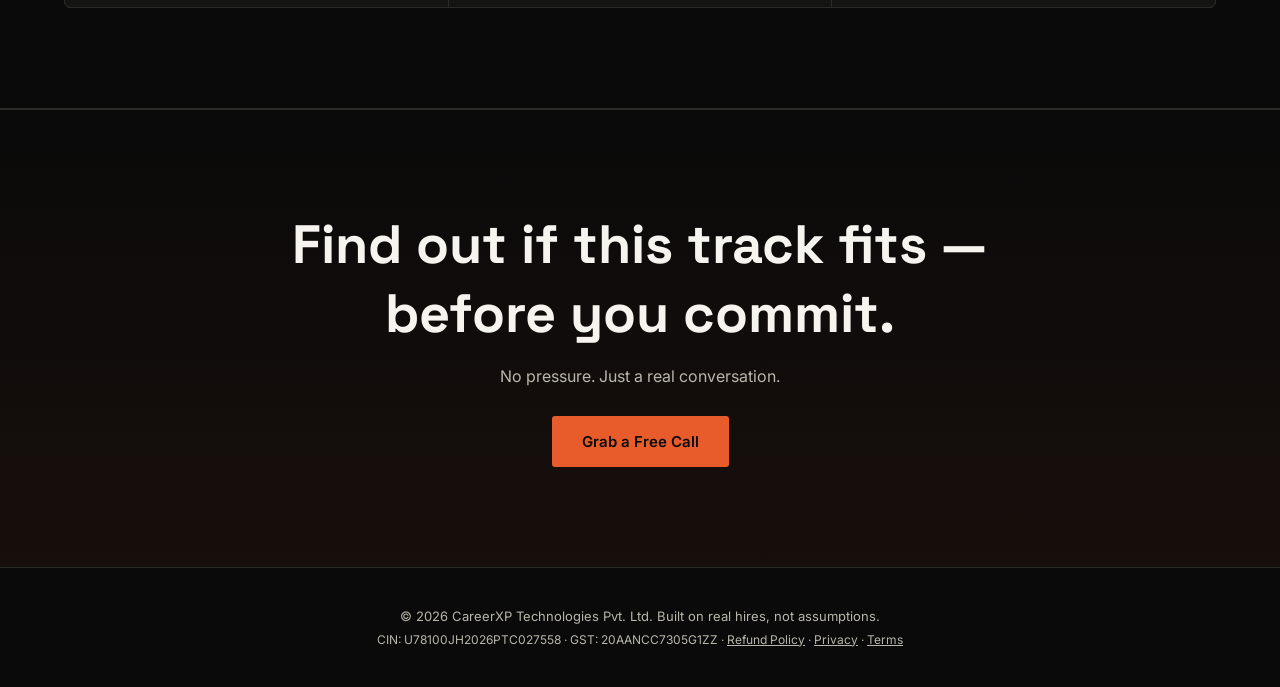
<file: course-dsa.html>
<!DOCTYPE html>
<html lang="en">
<head>
<meta charset="UTF-8">
<meta name="viewport" content="width=device-width, initial-scale=1.0">
<title>AI-Powered DSA — CareerXP</title>
<meta name="description" content="4-month AI-powered Data Structures & Algorithms program with unlimited placement drive access, from CareerXP.">
<link rel="canonical" href="https://www.careerxp.in/course-dsa.html">
<meta property="og:type" content="website">
<meta property="og:title" content="AI-Powered DSA — CareerXP">
<meta property="og:description" content="4-month AI-powered Data Structures & Algorithms program with unlimited placement drive access, from CareerXP.">
<meta property="og:url" content="https://www.careerxp.in/course-dsa.html">
<meta property="og:image" content="https://www.careerxp.in/assets/img/logo-mark-512.png">
<meta property="og:site_name" content="CareerXP">
<meta name="twitter:card" content="summary_large_image">
<meta name="twitter:title" content="AI-Powered DSA — CareerXP">
<meta name="twitter:description" content="4-month AI-powered Data Structures & Algorithms program with unlimited placement drive access, from CareerXP.">
<meta name="twitter:image" content="https://www.careerxp.in/assets/img/logo-mark-512.png">
<script type="application/ld+json">
{
  "@context": "https://schema.org",
  "@type": "EducationalOrganization",
  "name": "CareerXP",
  "url": "https://www.careerxp.in/",
  "logo": "https://www.careerxp.in/assets/img/logo-mark-512.png",
  "description": "CareerXP runs job-ready bootcamps and placement services built on one rule: every placement claim is backed by a real, verifiable hire.",
  "sameAs": []
}
</script>
<link rel="icon" href="assets/img/favicon.ico" sizes="any">
<link rel="icon" type="image/png" sizes="32x32" href="assets/img/favicon-32.png">
<link rel="apple-touch-icon" href="assets/img/apple-touch-icon.png">
<link rel="preconnect" href="https://fonts.googleapis.com">
<link href="https://fonts.googleapis.com/css2?family=Space+Grotesk:wght@500;600;700&family=Inter:wght@400;500;600&family=IBM+Plex+Mono:wght@500;600&display=swap" rel="stylesheet">
<link rel="stylesheet" href="css/style.css">
</head>
<body>

<header>
  <a href="index.html" class="logo-link" aria-label="CareerXP home"><img src="assets/img/logo-wordmark.png" alt="CareerXP"></a>
  <nav>
    <ul>
      <li><a href="courses.html" class="active">Courses</a></li>
      <li><a href="placements.html">Placements</a></li>
      <li><a href="index.html#process">How it works</a></li>
      <li><a href="index.html#testimonials">Stories</a></li>
      <li><a href="about.html">About</a></li>
      <li><a href="contact.html">Contact</a></li>
    </ul>
  </nav>
  <a href="contact.html" class="nav-cta">Enroll now</a>
  <button class="menu-toggle" aria-label="Toggle menu" aria-expanded="false"><span></span><span></span><span></span></button>
</header>

<div class="breadcrumb"><a href="courses.html">Courses</a> / AI-Powered DSA</div>

<section class="course-hero">
  <div>
    <span class="course-tag">Data Structures &amp; Algorithms</span>
    <h1>AI-Powered DSA</h1>
    <p class="lead">Core data structures and algorithms, taught with AI-assisted practice — paired with unlimited placement drive access so you're interviewing while you're still learning.</p>
  </div>
  <div class="sidebar">
    <div class="side-row"><span class="lbl">Duration</span><span class="val">4 months</span></div>
    <div class="side-row"><span class="lbl">Format</span><span class="val">Live cohort</span></div>
    <div class="side-row"><span class="lbl">Fee</span><span class="val">₹19,999/-</span></div>
    <div class="side-row"><span class="lbl">Discount</span><span class="val">Subject to eligibility</span></div>
    <div class="side-row"><span class="lbl">Certificate</span><span class="val">Yes, on completion</span></div>
    <a href="contact.html" class="side-cta">Grab a Free Call</a>
  </div>
</section>

<section class="section bordered">
  <span class="kicker">Syllabus</span>
  <h2>DSA, built for interviews you'll actually sit.</h2>
  <!-- PLACEHOLDER: the source doc referenced "syllabus per current CareerXP website"
       but the detailed module breakdown wasn't included. Replace the summary
       below with your real week-by-week syllabus once you share it. -->
  <div class="curriculum">
    <div class="module"><div class="wk">MODULE</div><div><h4>Foundations</h4><p>Arrays, strings, linked lists, stacks, and queues — the building blocks tested in every technical round.</p></div></div>
    <div class="module"><div class="wk">MODULE</div><div><h4>Trees, graphs &amp; recursion</h4><p>Traversals, recursion patterns, and graph algorithms with AI-assisted practice and feedback.</p></div></div>
    <div class="module"><div class="wk">MODULE</div><div><h4>Dynamic programming &amp; optimization</h4><p>Pattern recognition for DP problems and writing optimized, interview-ready solutions.</p></div></div>
    <div class="module"><div class="wk">PROJECTS</div><div><h4>2 major + 3 minor projects</h4><p>Applied projects that turn DSA concepts into a portfolio, alongside unlimited placement drive access throughout the course.</p></div></div>
  </div>
</section>

<section class="section bordered">
  <span class="kicker">What's included</span>
  <h2>Everything that comes with the program.</h2>
  <div class="outcomes-grid">
    <div class="outcome-card"><div class="num">∞</div><div class="lbl">Unlimited placement drive access</div></div>
    <div class="outcome-card"><div class="num">5</div><div class="lbl">Projects — 2 major, 3 minor</div></div>
    <div class="outcome-card"><div class="num">✓</div><div class="lbl">Course completion certificate</div></div>
  </div>
</section>

<section class="cta-band">
  <h2>Find out if this track fits — before you commit.</h2>
  <p>No pressure. Just a real conversation.</p>
  <a href="contact.html" class="btn-primary">Grab a Free Call</a>
</section>

<footer class="footer-simple">
  <p>© 2026 CareerXP Technologies Pvt. Ltd. Built on real hires, not assumptions.</p>
  <p class="legal-line">CIN: U78100JH2026PTC027558 · GST: 20AANCC7305G1ZZ · <a href="refund-policy.html">Refund Policy</a> · <a href="privacy-policy.html">Privacy</a> · <a href="terms.html">Terms</a></p>
</footer>

<script src="js/data.js"></script>
<script src="js/main.js"></script>
</body>
</html>
</file>
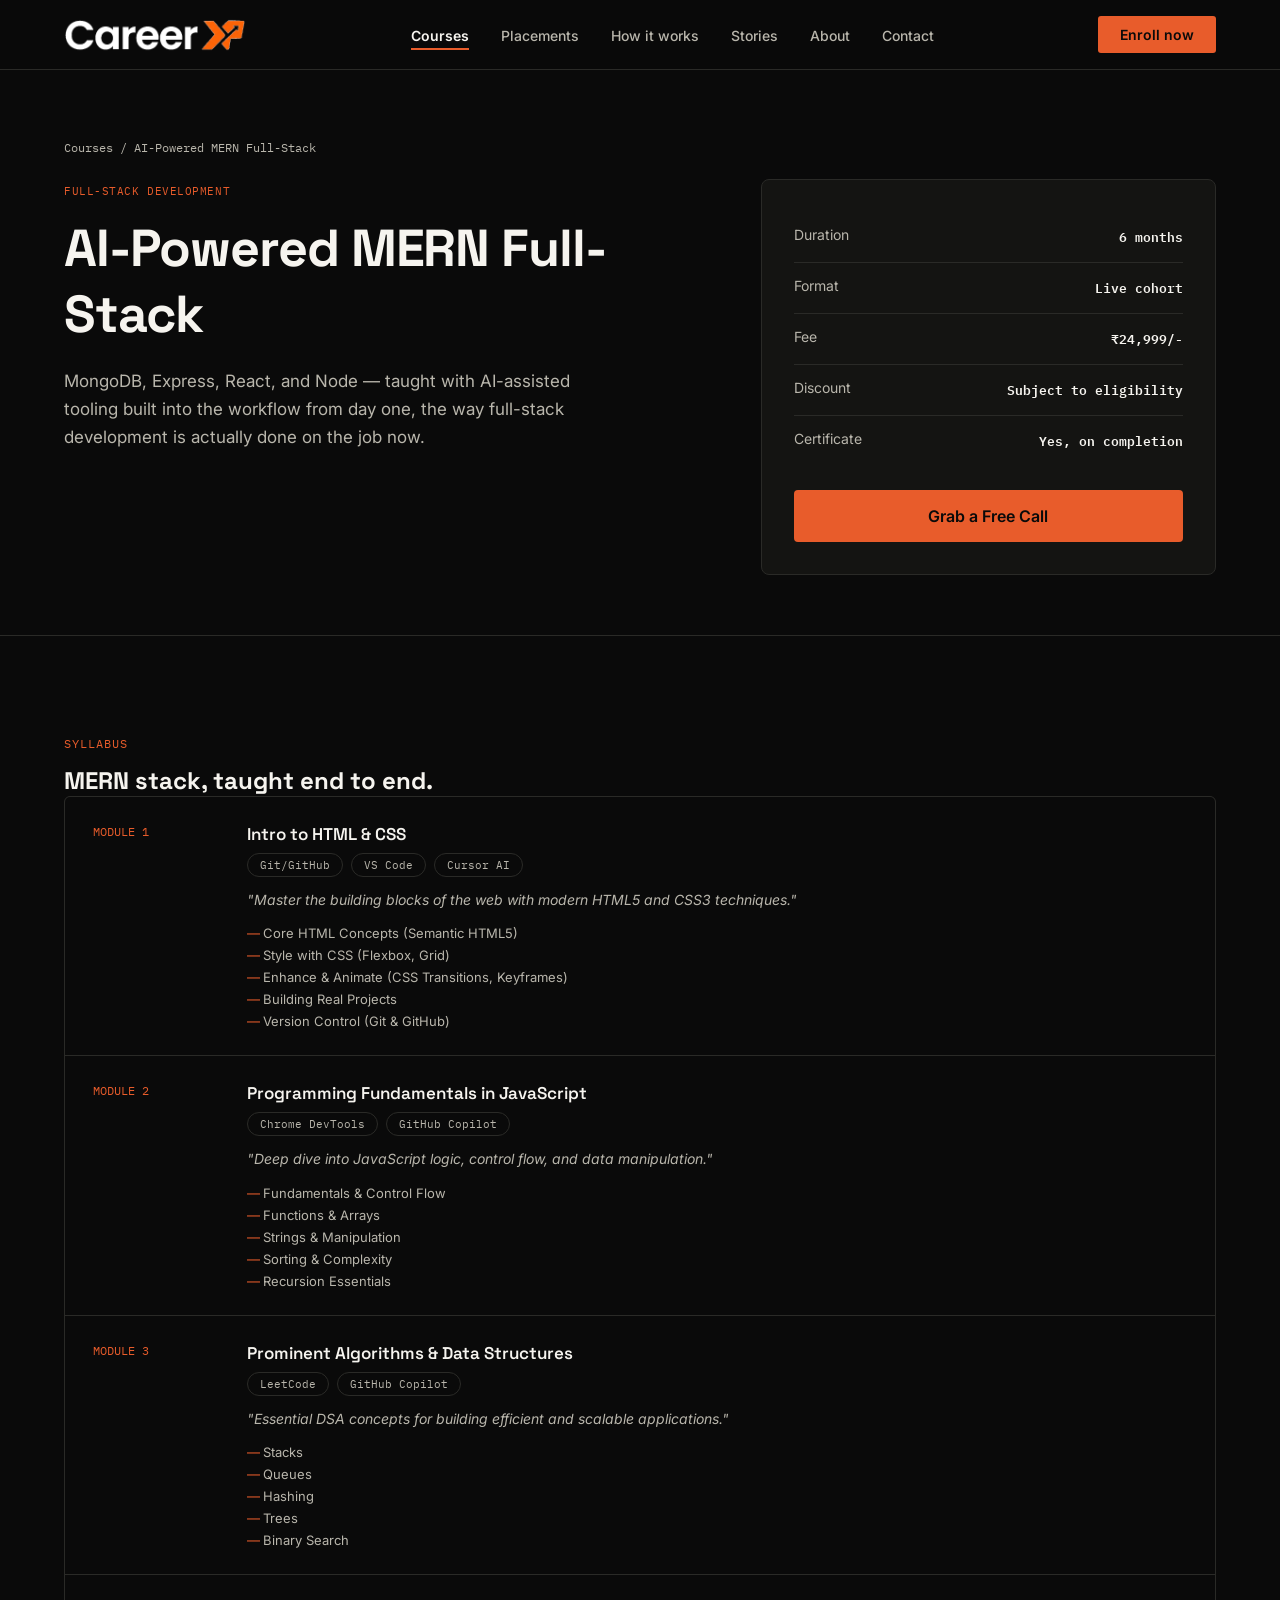
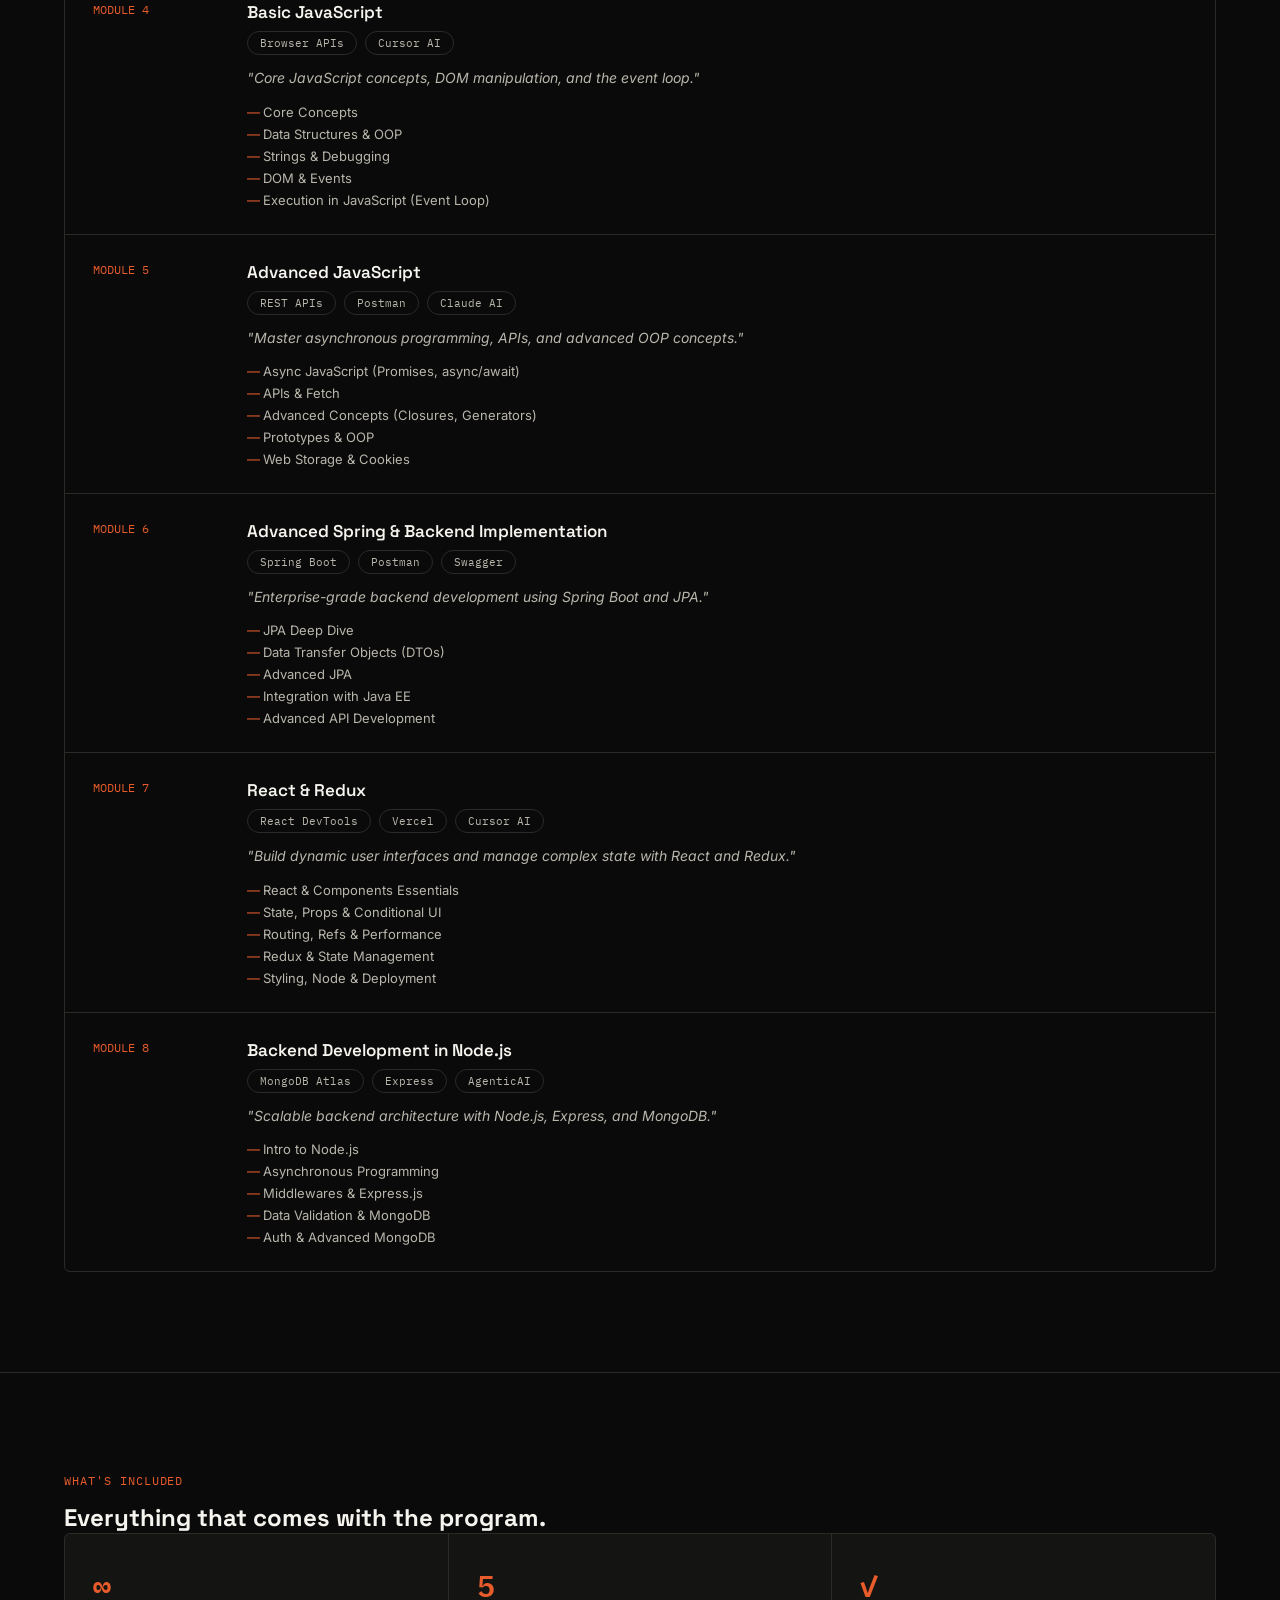
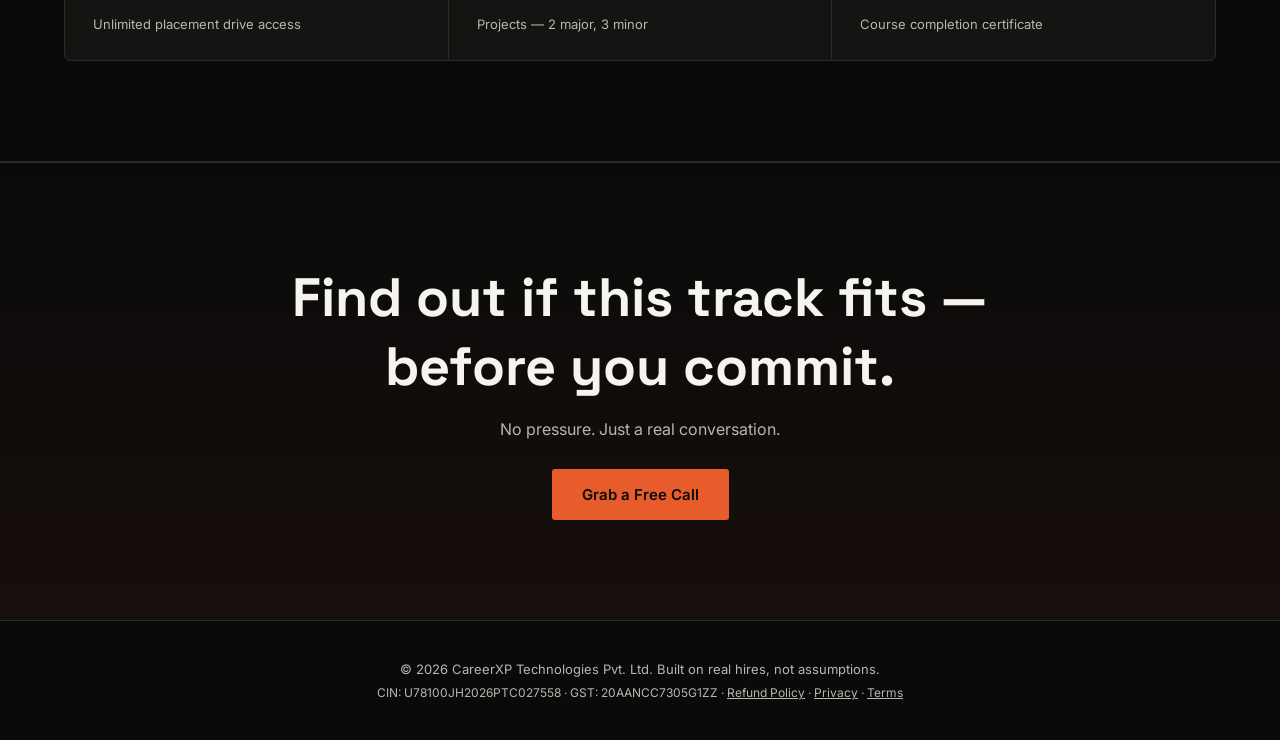
<file: course-mern.html>
<!DOCTYPE html>
<html lang="en">
<head>
<meta charset="UTF-8">
<meta name="viewport" content="width=device-width, initial-scale=1.0">
<title>AI-Powered MERN Full-Stack — CareerXP</title>
<meta name="description" content="6-month live cohort covering MongoDB, Express, React, and Node with AI-assisted tooling — from CareerXP.">
<link rel="canonical" href="https://www.careerxp.in/course-mern.html">
<meta property="og:type" content="website">
<meta property="og:title" content="AI-Powered MERN Full-Stack — CareerXP">
<meta property="og:description" content="6-month live cohort covering MongoDB, Express, React, and Node with AI-assisted tooling — from CareerXP.">
<meta property="og:url" content="https://www.careerxp.in/course-mern.html">
<meta property="og:image" content="https://www.careerxp.in/assets/img/logo-mark-512.png">
<meta property="og:site_name" content="CareerXP">
<meta name="twitter:card" content="summary_large_image">
<meta name="twitter:title" content="AI-Powered MERN Full-Stack — CareerXP">
<meta name="twitter:description" content="6-month live cohort covering MongoDB, Express, React, and Node with AI-assisted tooling — from CareerXP.">
<meta name="twitter:image" content="https://www.careerxp.in/assets/img/logo-mark-512.png">
<script type="application/ld+json">
{
  "@context": "https://schema.org",
  "@type": "EducationalOrganization",
  "name": "CareerXP",
  "url": "https://www.careerxp.in/",
  "logo": "https://www.careerxp.in/assets/img/logo-mark-512.png",
  "description": "CareerXP runs job-ready bootcamps and placement services built on one rule: every placement claim is backed by a real, verifiable hire.",
  "sameAs": []
}
</script>
<link rel="icon" href="assets/img/favicon.ico" sizes="any">
<link rel="icon" type="image/png" sizes="32x32" href="assets/img/favicon-32.png">
<link rel="apple-touch-icon" href="assets/img/apple-touch-icon.png">
<link rel="preconnect" href="https://fonts.googleapis.com">
<link href="https://fonts.googleapis.com/css2?family=Space+Grotesk:wght@500;600;700&family=Inter:wght@400;500;600&family=IBM+Plex+Mono:wght@500;600&display=swap" rel="stylesheet">
<link rel="stylesheet" href="css/style.css">
</head>
<body>

<header>
  <a href="index.html" class="logo-link" aria-label="CareerXP home"><img src="assets/img/logo-wordmark.png" alt="CareerXP"></a>
  <nav>
    <ul>
      <li><a href="courses.html" class="active">Courses</a></li>
      <li><a href="placements.html">Placements</a></li>
      <li><a href="index.html#process">How it works</a></li>
      <li><a href="index.html#testimonials">Stories</a></li>
      <li><a href="about.html">About</a></li>
      <li><a href="contact.html">Contact</a></li>
    </ul>
  </nav>
  <a href="contact.html" class="nav-cta">Enroll now</a>
  <button class="menu-toggle" aria-label="Toggle menu" aria-expanded="false"><span></span><span></span><span></span></button>
</header>

<div class="breadcrumb"><a href="courses.html">Courses</a> / AI-Powered MERN Full-Stack</div>

<section class="course-hero">
  <div>
    <span class="course-tag">Full-Stack Development</span>
    <h1>AI-Powered MERN Full-Stack</h1>
    <p class="lead">MongoDB, Express, React, and Node — taught with AI-assisted tooling built into the workflow from day one, the way full-stack development is actually done on the job now.</p>
  </div>
  <div class="sidebar">
    <div class="side-row"><span class="lbl">Duration</span><span class="val">6 months</span></div>
    <div class="side-row"><span class="lbl">Format</span><span class="val">Live cohort</span></div>
    <div class="side-row"><span class="lbl">Fee</span><span class="val">₹24,999/-</span></div>
    <div class="side-row"><span class="lbl">Discount</span><span class="val">Subject to eligibility</span></div>
    <div class="side-row"><span class="lbl">Certificate</span><span class="val">Yes, on completion</span></div>
    <a href="contact.html" class="side-cta">Grab a Free Call</a>
  </div>
</section>

<section class="section bordered">
  <span class="kicker">Syllabus</span>
  <h2>MERN stack, taught end to end.</h2>
  <!-- PLACEHOLDER: the source doc referenced "syllabus per current CareerXP website"
       but the detailed module breakdown wasn't included. Replace the summary
       below with your real week-by-week syllabus once you share it. -->
  <div class="curriculum">
    <div class="module">
      <div class="wk">MODULE 1</div>
      <div>
        <h4>Intro to HTML &amp; CSS</h4>
        <div class="module-tools"><span>Git/GitHub</span><span>VS Code</span><span>Cursor AI</span></div>
        <p class="module-tagline">"Master the building blocks of the web with modern HTML5 and CSS3 techniques."</p>
        <ul class="module-topics">
          <li>Core HTML Concepts (Semantic HTML5)</li>
          <li>Style with CSS (Flexbox, Grid)</li>
          <li>Enhance &amp; Animate (CSS Transitions, Keyframes)</li>
          <li>Building Real Projects</li>
          <li>Version Control (Git &amp; GitHub)</li>
        </ul>
      </div>
    </div>
    <div class="module">
      <div class="wk">MODULE 2</div>
      <div>
        <h4>Programming Fundamentals in JavaScript</h4>
        <div class="module-tools"><span>Chrome DevTools</span><span>GitHub Copilot</span></div>
        <p class="module-tagline">"Deep dive into JavaScript logic, control flow, and data manipulation."</p>
        <ul class="module-topics">
          <li>Fundamentals &amp; Control Flow</li>
          <li>Functions &amp; Arrays</li>
          <li>Strings &amp; Manipulation</li>
          <li>Sorting &amp; Complexity</li>
          <li>Recursion Essentials</li>
        </ul>
      </div>
    </div>
    <div class="module">
      <div class="wk">MODULE 3</div>
      <div>
        <h4>Prominent Algorithms &amp; Data Structures</h4>
        <div class="module-tools"><span>LeetCode</span><span>GitHub Copilot</span></div>
        <p class="module-tagline">"Essential DSA concepts for building efficient and scalable applications."</p>
        <ul class="module-topics">
          <li>Stacks</li>
          <li>Queues</li>
          <li>Hashing</li>
          <li>Trees</li>
          <li>Binary Search</li>
        </ul>
      </div>
    </div>
    <div class="module">
      <div class="wk">MODULE 4</div>
      <div>
        <h4>Basic JavaScript</h4>
        <div class="module-tools"><span>Browser APIs</span><span>Cursor AI</span></div>
        <p class="module-tagline">"Core JavaScript concepts, DOM manipulation, and the event loop."</p>
        <ul class="module-topics">
          <li>Core Concepts</li>
          <li>Data Structures &amp; OOP</li>
          <li>Strings &amp; Debugging</li>
          <li>DOM &amp; Events</li>
          <li>Execution in JavaScript (Event Loop)</li>
        </ul>
      </div>
    </div>
    <div class="module">
      <div class="wk">MODULE 5</div>
      <div>
        <h4>Advanced JavaScript</h4>
        <div class="module-tools"><span>REST APIs</span><span>Postman</span><span>Claude AI</span></div>
        <p class="module-tagline">"Master asynchronous programming, APIs, and advanced OOP concepts."</p>
        <ul class="module-topics">
          <li>Async JavaScript (Promises, async/await)</li>
          <li>APIs &amp; Fetch</li>
          <li>Advanced Concepts (Closures, Generators)</li>
          <li>Prototypes &amp; OOP</li>
          <li>Web Storage &amp; Cookies</li>
        </ul>
      </div>
    </div>
    <div class="module">
      <div class="wk">MODULE 6</div>
      <div>
        <h4>Advanced Spring &amp; Backend Implementation</h4>
        <div class="module-tools"><span>Spring Boot</span><span>Postman</span><span>Swagger</span></div>
        <p class="module-tagline">"Enterprise-grade backend development using Spring Boot and JPA."</p>
        <ul class="module-topics">
          <li>JPA Deep Dive</li>
          <li>Data Transfer Objects (DTOs)</li>
          <li>Advanced JPA</li>
          <li>Integration with Java EE</li>
          <li>Advanced API Development</li>
        </ul>
      </div>
    </div>
    <div class="module">
      <div class="wk">MODULE 7</div>
      <div>
        <h4>React &amp; Redux</h4>
        <div class="module-tools"><span>React DevTools</span><span>Vercel</span><span>Cursor AI</span></div>
        <p class="module-tagline">"Build dynamic user interfaces and manage complex state with React and Redux."</p>
        <ul class="module-topics">
          <li>React &amp; Components Essentials</li>
          <li>State, Props &amp; Conditional UI</li>
          <li>Routing, Refs &amp; Performance</li>
          <li>Redux &amp; State Management</li>
          <li>Styling, Node &amp; Deployment</li>
        </ul>
      </div>
    </div>
    <div class="module">
      <div class="wk">MODULE 8</div>
      <div>
        <h4>Backend Development in Node.js</h4>
        <div class="module-tools"><span>MongoDB Atlas</span><span>Express</span><span>AgenticAI</span></div>
        <p class="module-tagline">"Scalable backend architecture with Node.js, Express, and MongoDB."</p>
        <ul class="module-topics">
          <li>Intro to Node.js</li>
          <li>Asynchronous Programming</li>
          <li>Middlewares &amp; Express.js</li>
          <li>Data Validation &amp; MongoDB</li>
          <li>Auth &amp; Advanced MongoDB</li>
        </ul>
      </div>
    </div>
  </div>
</section>

<section class="section bordered">
  <span class="kicker">What's included</span>
  <h2>Everything that comes with the program.</h2>
  <div class="outcomes-grid">
    <div class="outcome-card"><div class="num">∞</div><div class="lbl">Unlimited placement drive access</div></div>
    <div class="outcome-card"><div class="num">5</div><div class="lbl">Projects — 2 major, 3 minor</div></div>
    <div class="outcome-card"><div class="num">✓</div><div class="lbl">Course completion certificate</div></div>
  </div>
</section>

<section class="cta-band">
  <h2>Find out if this track fits — before you commit.</h2>
  <p>No pressure. Just a real conversation.</p>
  <a href="contact.html" class="btn-primary">Grab a Free Call</a>
</section>

<footer class="footer-simple">
  <p>© 2026 CareerXP Technologies Pvt. Ltd. Built on real hires, not assumptions.</p>
  <p class="legal-line">CIN: U78100JH2026PTC027558 · GST: 20AANCC7305G1ZZ · <a href="refund-policy.html">Refund Policy</a> · <a href="privacy-policy.html">Privacy</a> · <a href="terms.html">Terms</a></p>
</footer>

<script src="js/data.js"></script>
<script src="js/main.js"></script>
</body>
</html>
</file>
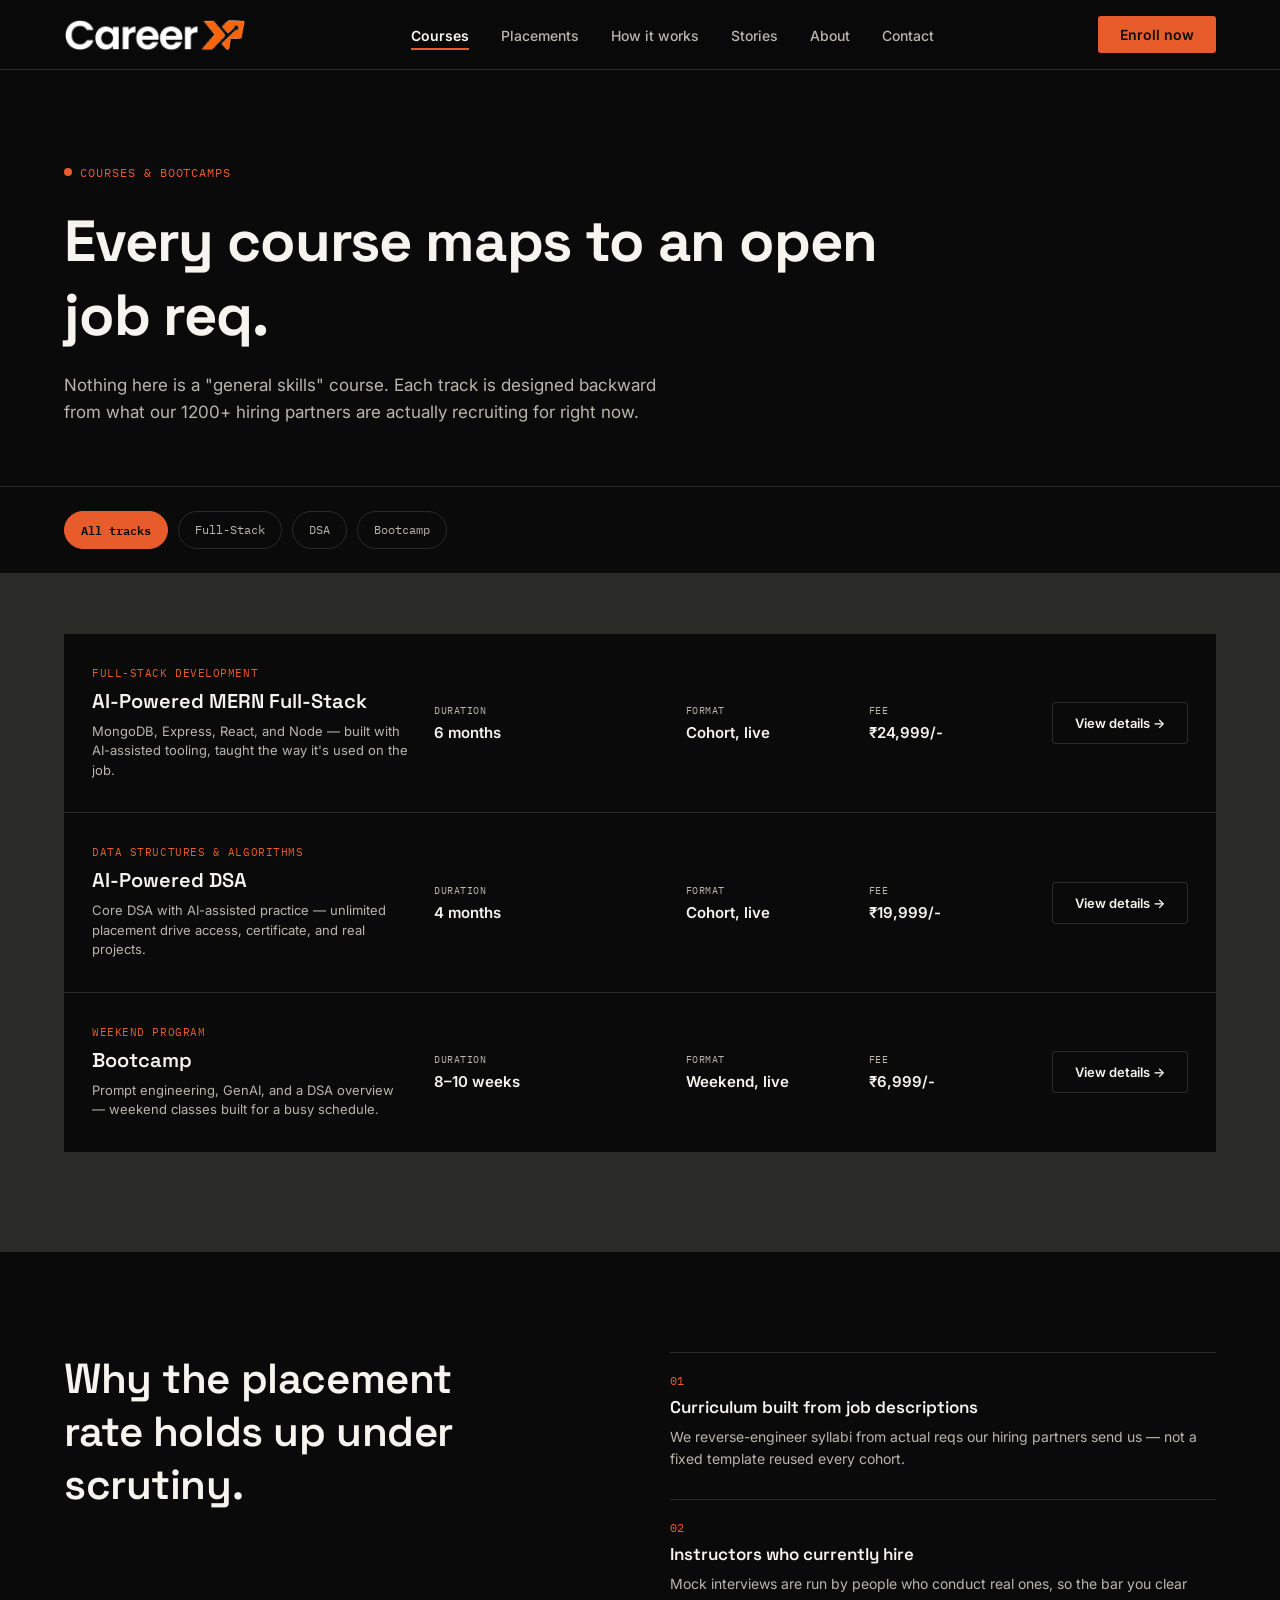
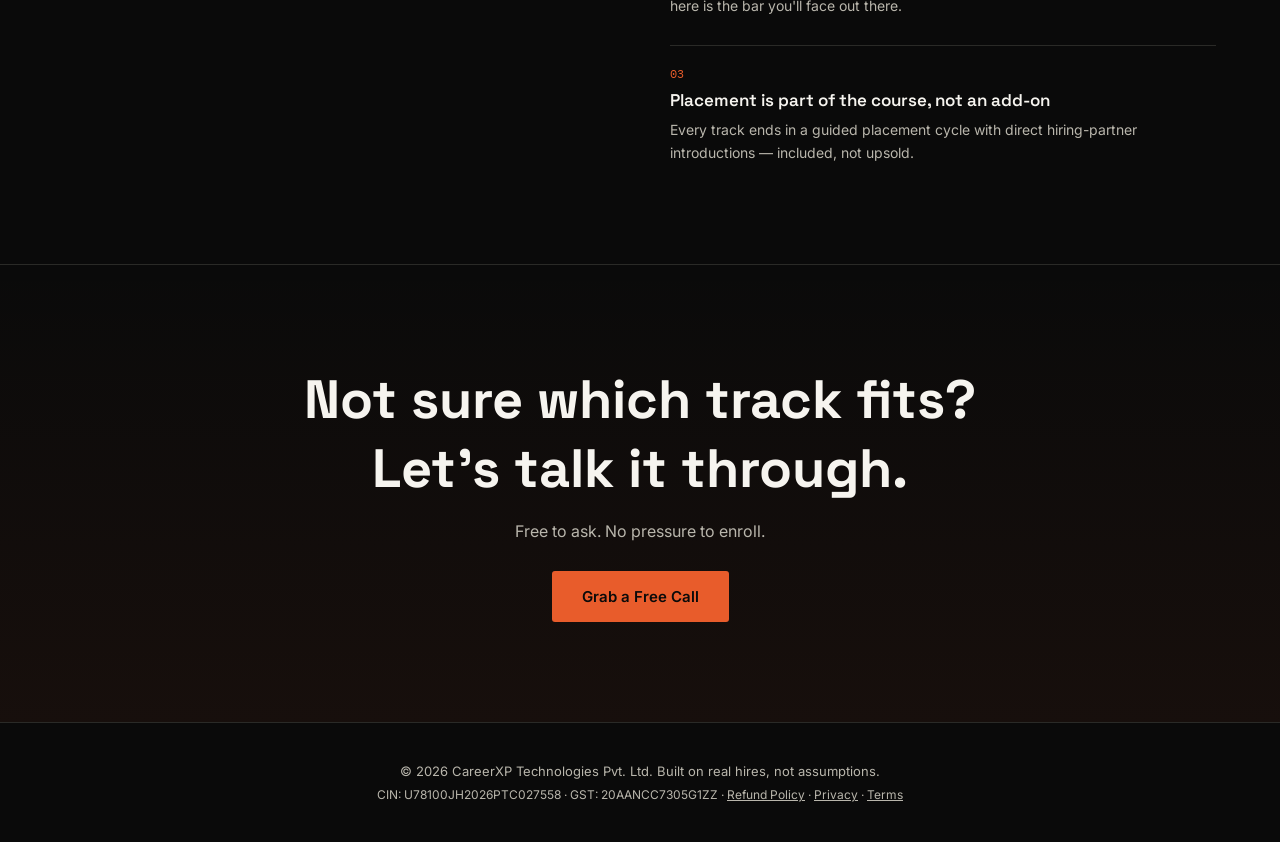
<file: courses.html>
<!DOCTYPE html>
<html lang="en">
<head>
<meta charset="UTF-8">
<meta name="viewport" content="width=device-width, initial-scale=1.0">
<title>Courses — CareerXP</title>
<meta name="description" content="Every CareerXP course maps to an open job req — curriculum built backward from hiring-partner job descriptions.">
<link rel="canonical" href="https://www.careerxp.in/courses.html">
<meta property="og:type" content="website">
<meta property="og:title" content="Courses — CareerXP">
<meta property="og:description" content="Every CareerXP course maps to an open job req — curriculum built backward from hiring-partner job descriptions.">
<meta property="og:url" content="https://www.careerxp.in/courses.html">
<meta property="og:image" content="https://www.careerxp.in/assets/img/logo-mark-512.png">
<meta property="og:site_name" content="CareerXP">
<meta name="twitter:card" content="summary_large_image">
<meta name="twitter:title" content="Courses — CareerXP">
<meta name="twitter:description" content="Every CareerXP course maps to an open job req — curriculum built backward from hiring-partner job descriptions.">
<meta name="twitter:image" content="https://www.careerxp.in/assets/img/logo-mark-512.png">
<script type="application/ld+json">
{
  "@context": "https://schema.org",
  "@type": "EducationalOrganization",
  "name": "CareerXP",
  "url": "https://www.careerxp.in/",
  "logo": "https://www.careerxp.in/assets/img/logo-mark-512.png",
  "description": "CareerXP runs job-ready bootcamps and placement services built on one rule: every placement claim is backed by a real, verifiable hire.",
  "sameAs": []
}
</script>
<link rel="icon" href="assets/img/favicon.ico" sizes="any">
<link rel="icon" type="image/png" sizes="32x32" href="assets/img/favicon-32.png">
<link rel="apple-touch-icon" href="assets/img/apple-touch-icon.png">
<link rel="preconnect" href="https://fonts.googleapis.com">
<link href="https://fonts.googleapis.com/css2?family=Space+Grotesk:wght@500;600;700&family=Inter:wght@400;500;600&family=IBM+Plex+Mono:wght@500;600&display=swap" rel="stylesheet">
<link rel="stylesheet" href="css/style.css">
<style>.filter-bar{top:65px;}</style>
</head>
<body>

<header>
  <a href="index.html" class="logo-link" aria-label="CareerXP home"><img src="assets/img/logo-wordmark.png" alt="CareerXP"></a>
  <nav>
    <ul>
      <li><a href="courses.html" class="active">Courses</a></li>
      <li><a href="placements.html">Placements</a></li>
      <li><a href="index.html#process">How it works</a></li>
      <li><a href="index.html#testimonials">Stories</a></li>
      <li><a href="about.html">About</a></li>
      <li><a href="contact.html">Contact</a></li>
    </ul>
  </nav>
  <a href="contact.html" class="nav-cta">Enroll now</a>
  <button class="menu-toggle" aria-label="Toggle menu" aria-expanded="false"><span></span><span></span><span></span></button>
</header>

<section class="page-hero">
  <span class="eyebrow">Courses & bootcamps</span>
  <h1>Every course maps to an open job req.</h1>
  <p>Nothing here is a "general skills" course. Each track is designed backward from what our 1200+ hiring partners are actually recruiting for right now.</p>
</section>

<div class="filter-bar">
  <button class="filter-chip active" data-filter="all">All tracks</button>
  <button class="filter-chip" data-filter="mern">Full-Stack</button>
  <button class="filter-chip" data-filter="dsa">DSA</button>
  <button class="filter-chip" data-filter="bootcamp">Bootcamp</button>
</div>

<div class="course-list" id="course-list">

  <div class="course-row" data-cat="mern">
    <div>
      <span class="track">Full-Stack Development</span>
      <h3>AI-Powered MERN Full-Stack</h3>
      <p class="desc">MongoDB, Express, React, and Node — built with AI-assisted tooling, taught the way it's used on the job.</p>
    </div>
    <div><div class="col-lbl">Duration</div><div class="col-val">6 months</div></div>
    <div><div class="col-lbl">Format</div><div class="col-val">Cohort, live</div></div>
    <div><div class="col-lbl">Fee</div><div class="col-val">₹24,999/-</div></div>
    <a href="course-mern.html" class="row-cta">View details →</a>
  </div>

  <div class="course-row" data-cat="dsa">
    <div>
      <span class="track">Data Structures &amp; Algorithms</span>
      <h3>AI-Powered DSA</h3>
      <p class="desc">Core DSA with AI-assisted practice — unlimited placement drive access, certificate, and real projects.</p>
    </div>
    <div><div class="col-lbl">Duration</div><div class="col-val">4 months</div></div>
    <div><div class="col-lbl">Format</div><div class="col-val">Cohort, live</div></div>
    <div><div class="col-lbl">Fee</div><div class="col-val">₹19,999/-</div></div>
    <a href="course-dsa.html" class="row-cta">View details →</a>
  </div>

  <div class="course-row" data-cat="bootcamp">
    <div>
      <span class="track">Weekend Program</span>
      <h3>Bootcamp</h3>
      <p class="desc">Prompt engineering, GenAI, and a DSA overview — weekend classes built for a busy schedule.</p>
    </div>
    <div><div class="col-lbl">Duration</div><div class="col-val">8–10 weeks</div></div>
    <div><div class="col-lbl">Format</div><div class="col-val">Weekend, live</div></div>
    <div><div class="col-lbl">Fee</div><div class="col-val">₹6,999/-</div></div>
    <a href="course-bootcamp.html" class="row-cta">View details →</a>
  </div>

</div>

<section class="why">
  <h2>Why the placement rate holds up under scrutiny.</h2>
  <div class="why-points">
    <div class="why-point">
      <div class="num mono">01</div>
      <h4>Curriculum built from job descriptions</h4>
      <p>We reverse-engineer syllabi from actual reqs our hiring partners send us — not a fixed template reused every cohort.</p>
    </div>
    <div class="why-point">
      <div class="num mono">02</div>
      <h4>Instructors who currently hire</h4>
      <p>Mock interviews are run by people who conduct real ones, so the bar you clear here is the bar you'll face out there.</p>
    </div>
    <div class="why-point">
      <div class="num mono">03</div>
      <h4>Placement is part of the course, not an add-on</h4>
      <p>Every track ends in a guided placement cycle with direct hiring-partner introductions — included, not upsold.</p>
    </div>
  </div>
</section>

<section class="cta-band" id="enroll">
  <h2>Not sure which track fits? Let's talk it through.</h2>
  <p>Free to ask. No pressure to enroll.</p>
  <a href="contact.html" class="btn-primary">Grab a Free Call</a>
</section>

<footer class="footer-simple">
  <p>© 2026 CareerXP Technologies Pvt. Ltd. Built on real hires, not assumptions.</p>
  <p class="legal-line">CIN: U78100JH2026PTC027558 · GST: 20AANCC7305G1ZZ · <a href="refund-policy.html">Refund Policy</a> · <a href="privacy-policy.html">Privacy</a> · <a href="terms.html">Terms</a></p>
</footer>

<script src="js/data.js"></script>
<script src="js/main.js"></script>
</body>
</html>
</file>
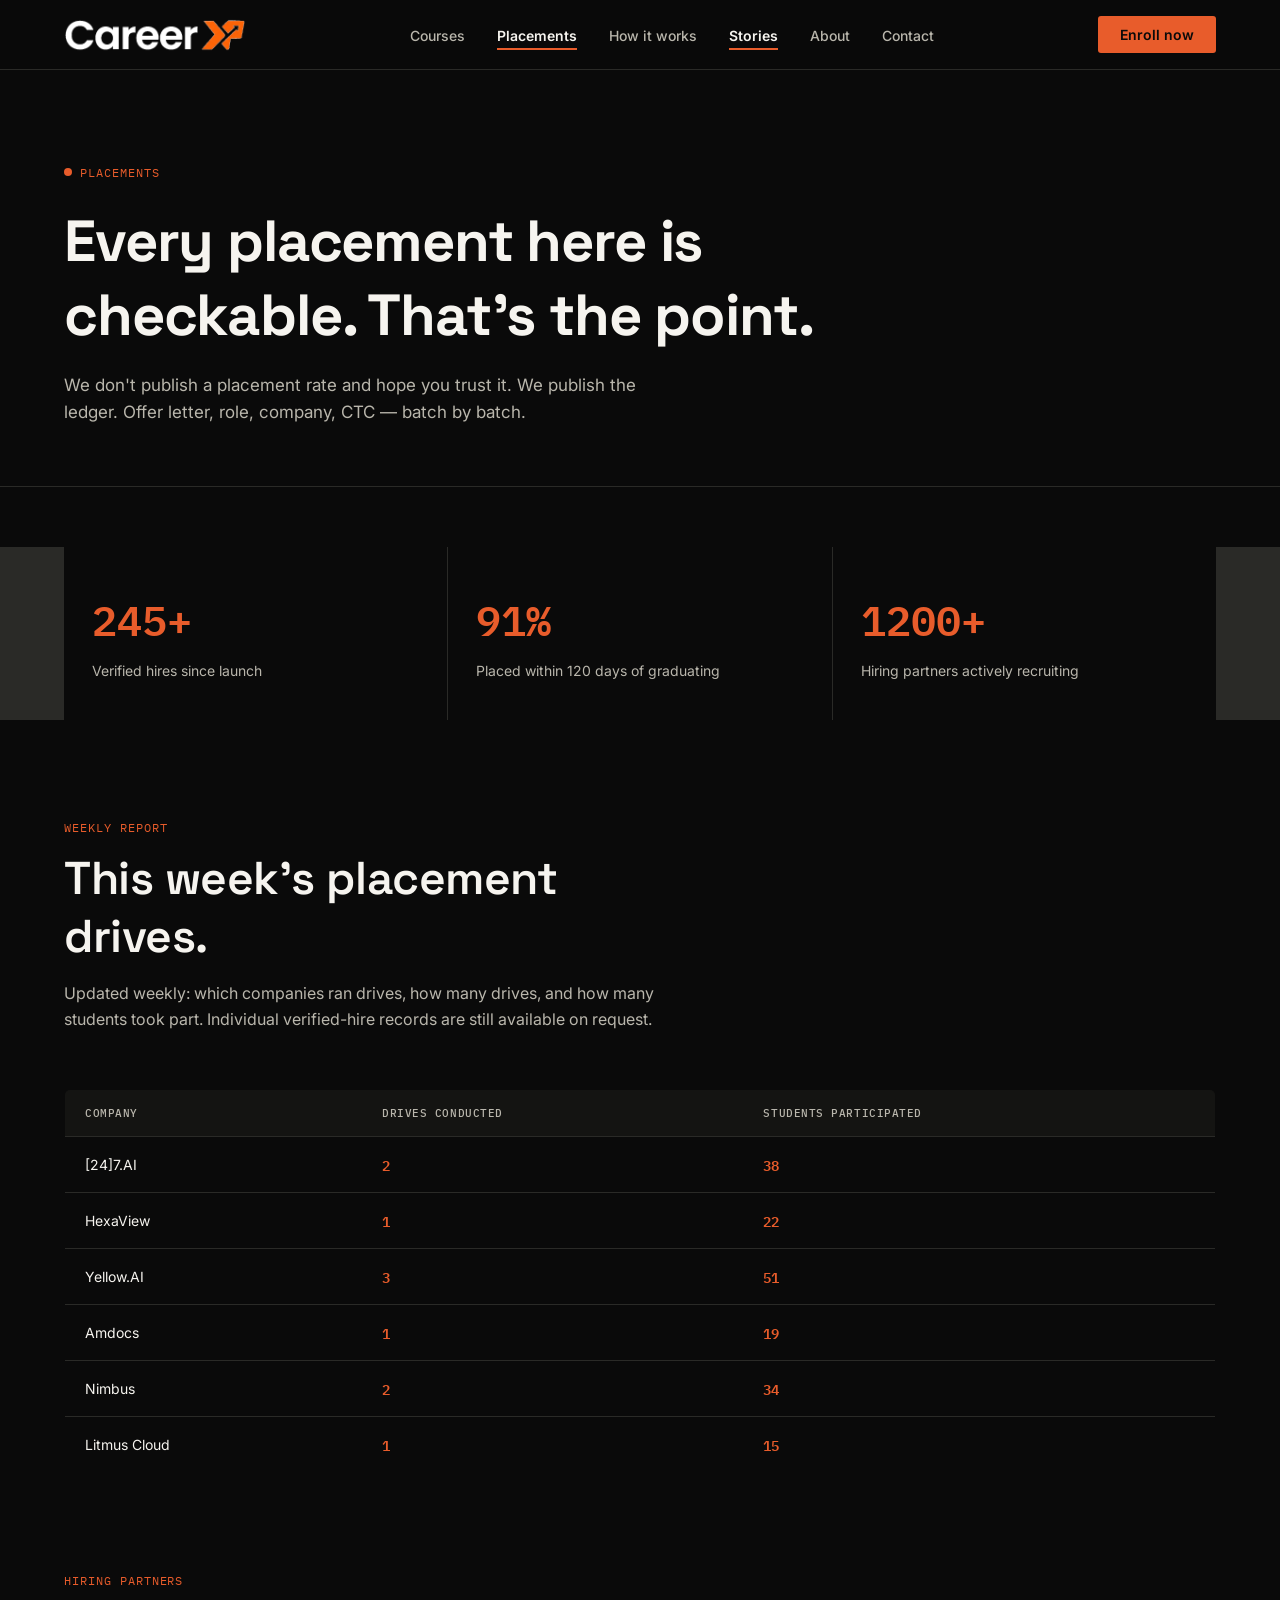
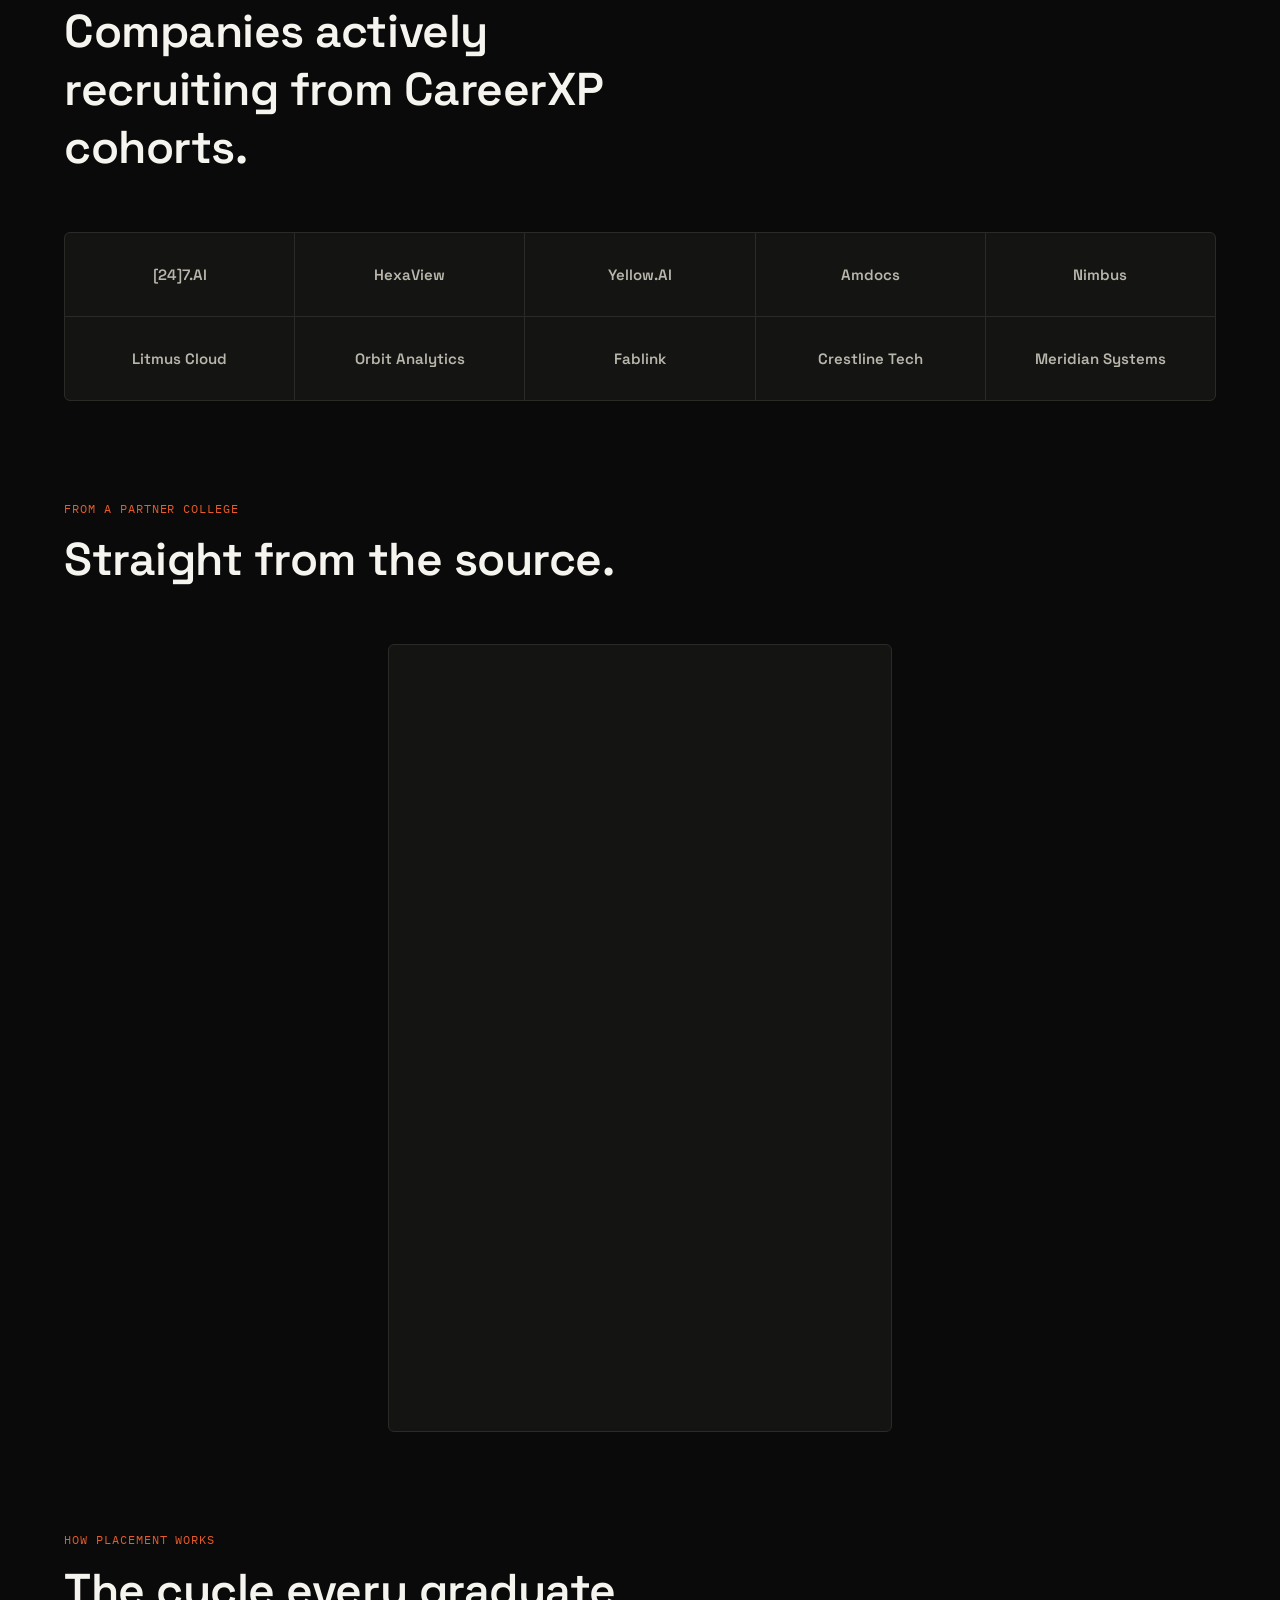
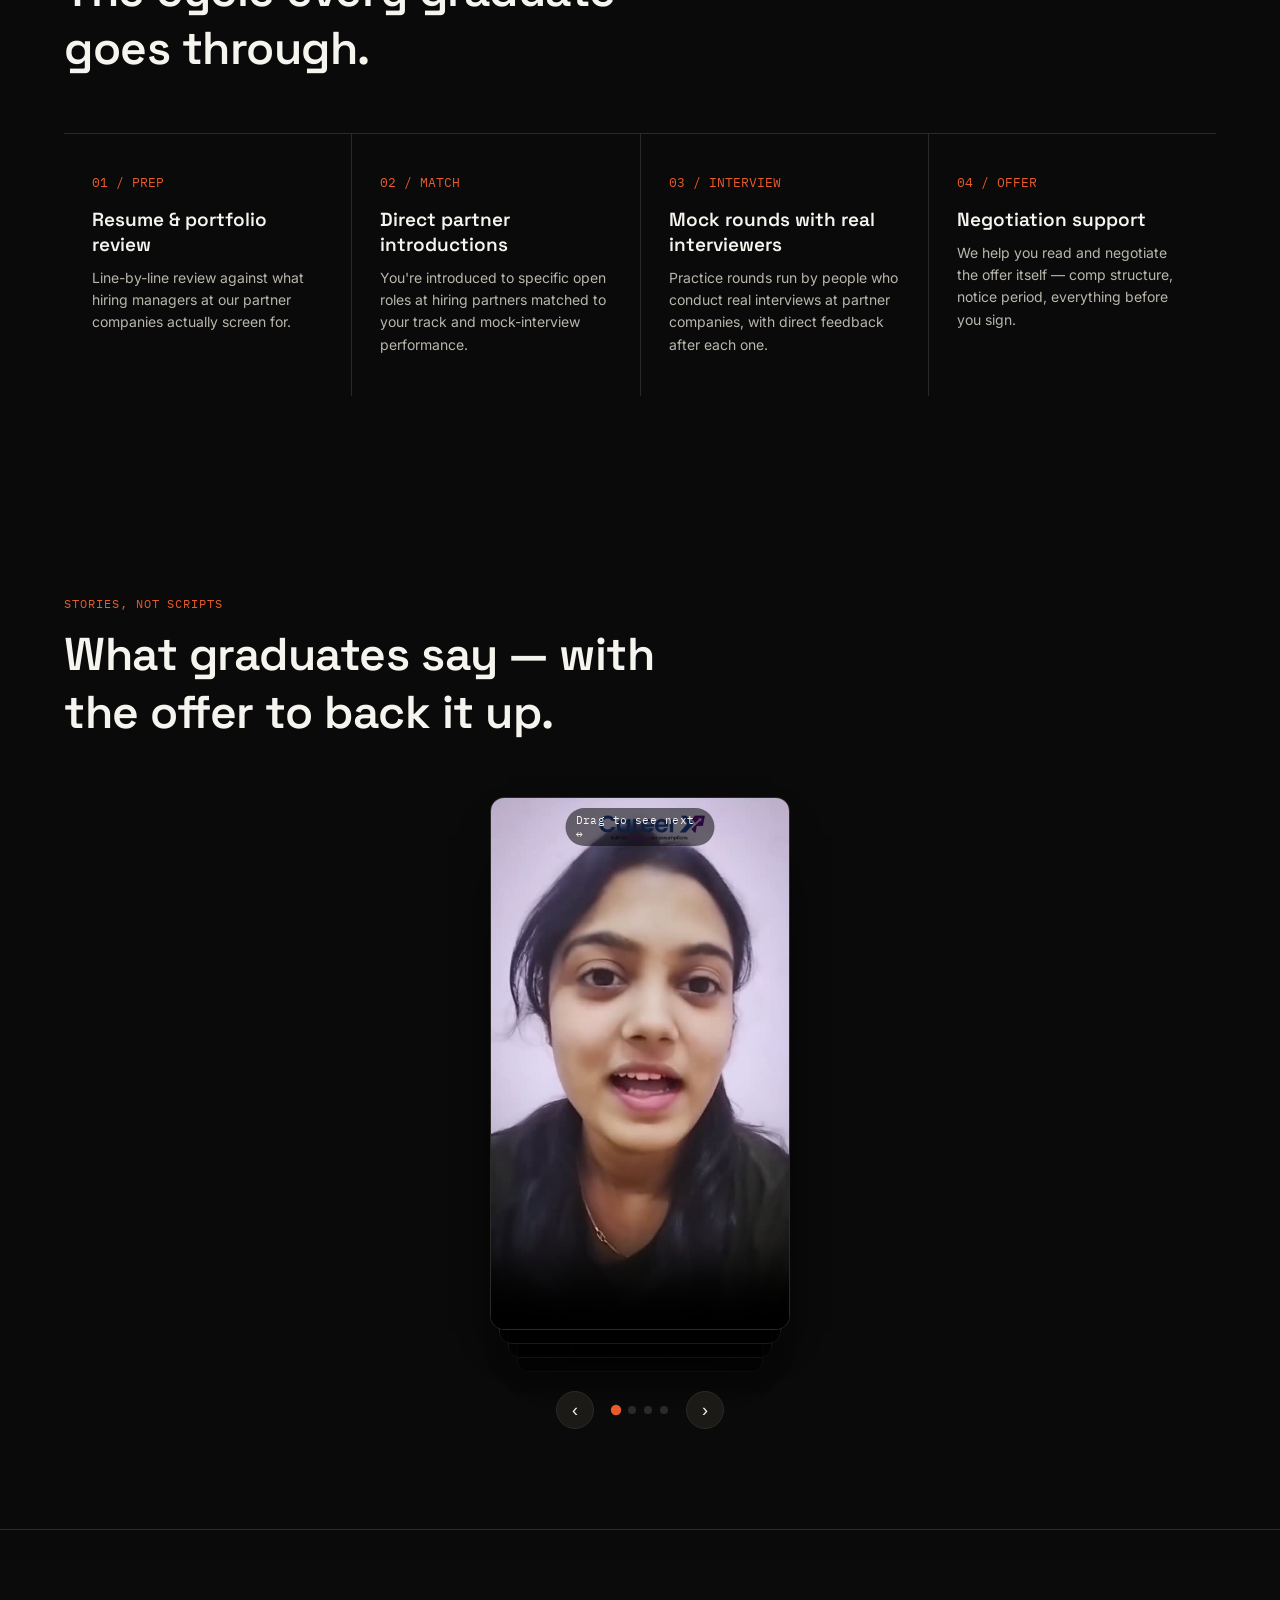
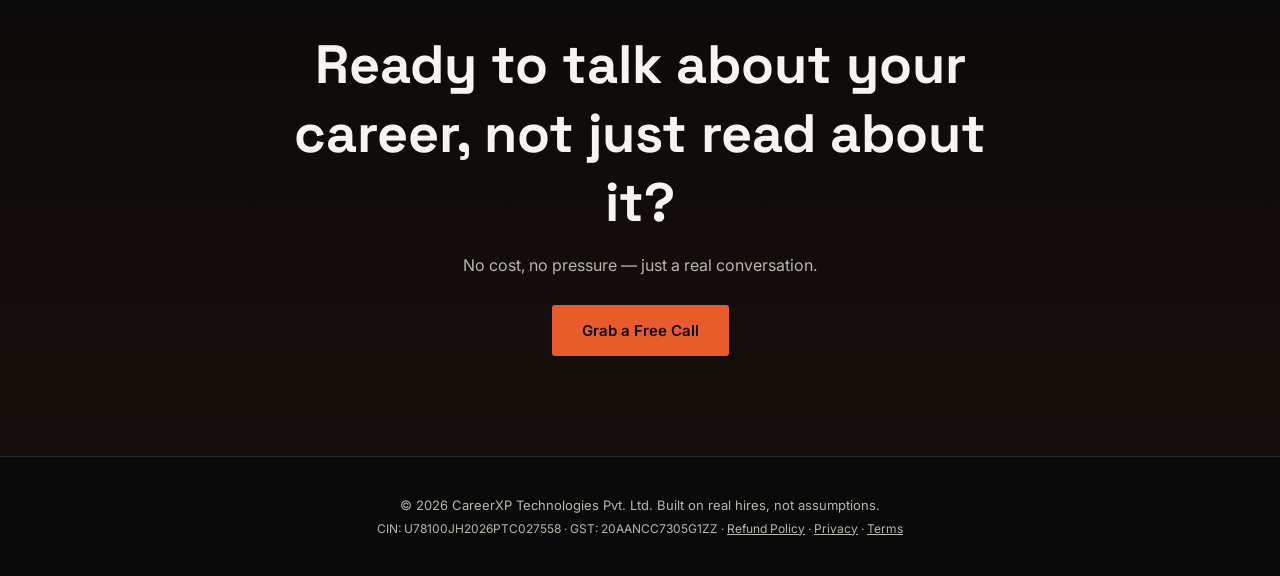
<file: placements.html>
<!DOCTYPE html>
<html lang="en">
<head>
<meta charset="UTF-8">
<meta name="viewport" content="width=device-width, initial-scale=1.0">
<title>Placements — CareerXP</title>
<meta name="description" content="Every CareerXP placement is checkable — offer letter, role, company, and CTC, published batch by batch.">
<link rel="canonical" href="https://www.careerxp.in/placements.html">
<meta property="og:type" content="website">
<meta property="og:title" content="Placements — CareerXP">
<meta property="og:description" content="Every CareerXP placement is checkable — offer letter, role, company, and CTC, published batch by batch.">
<meta property="og:url" content="https://www.careerxp.in/placements.html">
<meta property="og:image" content="https://www.careerxp.in/assets/img/logo-mark-512.png">
<meta property="og:site_name" content="CareerXP">
<meta name="twitter:card" content="summary_large_image">
<meta name="twitter:title" content="Placements — CareerXP">
<meta name="twitter:description" content="Every CareerXP placement is checkable — offer letter, role, company, and CTC, published batch by batch.">
<meta name="twitter:image" content="https://www.careerxp.in/assets/img/logo-mark-512.png">
<script type="application/ld+json">
{
  "@context": "https://schema.org",
  "@type": "EducationalOrganization",
  "name": "CareerXP",
  "url": "https://www.careerxp.in/",
  "logo": "https://www.careerxp.in/assets/img/logo-mark-512.png",
  "description": "CareerXP runs job-ready bootcamps and placement services built on one rule: every placement claim is backed by a real, verifiable hire.",
  "sameAs": []
}
</script>
<link rel="icon" href="assets/img/favicon.ico" sizes="any">
<link rel="icon" type="image/png" sizes="32x32" href="assets/img/favicon-32.png">
<link rel="apple-touch-icon" href="assets/img/apple-touch-icon.png">
<link rel="preconnect" href="https://fonts.googleapis.com">
<link href="https://fonts.googleapis.com/css2?family=Space+Grotesk:wght@500;600;700&family=Inter:wght@400;500;600&family=IBM+Plex+Mono:wght@500;600&display=swap" rel="stylesheet">
<link rel="stylesheet" href="css/style.css">
</head>
<body>

<header>
  <a href="index.html" class="logo-link" aria-label="CareerXP home"><img src="assets/img/logo-wordmark.png" alt="CareerXP"></a>
  <nav>
    <ul>
      <li><a href="courses.html">Courses</a></li>
      <li><a href="placements.html" class="active">Placements</a></li>
      <li><a href="index.html#process">How it works</a></li>
      <li><a href="index.html#testimonials">Stories</a></li>
      <li><a href="about.html">About</a></li>
      <li><a href="contact.html">Contact</a></li>
    </ul>
  </nav>
  <a href="contact.html" class="nav-cta">Enroll now</a>
  <button class="menu-toggle" aria-label="Toggle menu" aria-expanded="false"><span></span><span></span><span></span></button>
</header>

<section class="page-hero">
  <span class="eyebrow">Placements</span>
  <h1>Every placement here is checkable. That's the point.</h1>
  <p>We don't publish a placement rate and hope you trust it. We publish the ledger. Offer letter, role, company, CTC — batch by batch.</p>
</section>

<div class="stats stats-inner">
  <div class="stat-card"><div class="num">245+</div><div class="lbl">Verified hires since launch</div></div>
  <div class="stat-card"><div class="num">91%</div><div class="lbl">Placed within 120 days of graduating</div></div>
  <div class="stat-card"><div class="num">1200+</div><div class="lbl">Hiring partners actively recruiting</div></div>
</div>

<section class="section">
  <div class="section-head">
    <span class="kicker">Weekly report</span>
    <h2>This week's placement drives.</h2>
    <!-- PLACEHOLDER DATA — replace CAREERXP_WEEKLY_DRIVES in js/data.js with
         real weekly numbers once you have them. -->
    <p>Updated weekly: which companies ran drives, how many drives, and how many students took part. Individual verified-hire records are still available on request.</p>
  </div>
  <table class="drive-table">
    <thead>
      <tr><th>Company</th><th>Drives conducted</th><th>Students participated</th></tr>
    </thead>
    <tbody id="drive-table-body"></tbody>
  </table>
</section>

<section class="section" style="padding-top:0;">
  <div class="section-head">
    <span class="kicker">Hiring partners</span>
    <h2>Companies actively recruiting from CareerXP cohorts.</h2>
  </div>
  <div class="partner-grid" id="partner-grid"></div>
</section>

<!--<section class="section" style="padding-top:0;">
  <div class="section-head">
    <span class="kicker">Partnered colleges</span>
    <h2>Institutions we run placement drives with.</h2>
  </div>
  <div class="college-grid" id="college-grid"></div>
</section>-->

<section class="section" style="padding-top:0;">
  <div class="section-head">
    <span class="kicker">From a partner college</span>
    <h2>Straight from the source.</h2>
  </div>
  <div class="linkedin-embed-wrap">
    <iframe src="https://www.linkedin.com/embed/feed/update/urn:li:activity:7483921935484252160" height="754" width="504" frameborder="0" allowfullscreen="" title="Embedded LinkedIn post from a CareerXP partner college"></iframe>
  </div>
</section>

<section class="section" id="process" style="padding-top:0;">
  <div class="section-head">
    <span class="kicker">How placement works</span>
    <h2>The cycle every graduate goes through.</h2>
  </div>
  <div class="process">
    <div class="process-step">
      <div class="process-num">01 / PREP</div>
      <h4>Resume & portfolio review</h4>
      <p>Line-by-line review against what hiring managers at our partner companies actually screen for.</p>
    </div>
    <div class="process-step">
      <div class="process-num">02 / MATCH</div>
      <h4>Direct partner introductions</h4>
      <p>You're introduced to specific open roles at hiring partners matched to your track and mock-interview performance.</p>
    </div>
    <div class="process-step">
      <div class="process-num">03 / INTERVIEW</div>
      <h4>Mock rounds with real interviewers</h4>
      <p>Practice rounds run by people who conduct real interviews at partner companies, with direct feedback after each one.</p>
    </div>
    <div class="process-step">
      <div class="process-num">04 / OFFER</div>
      <h4>Negotiation support</h4>
      <p>We help you read and negotiate the offer itself — comp structure, notice period, everything before you sign.</p>
    </div>
  </div>
</section>

<section class="section" id="testimonials">
  <div class="section-head">
    <span class="kicker">Stories, not scripts</span>
    <h2>What graduates say — with the offer to back it up.</h2>
  </div>

  <div class="testimonial-stack" id="testimonialStack">
    <div class="stack-card">
      <span class="stack-card-hint mono">Drag to see next ↔</span>
      <video controls preload="metadata" poster="assets/img/testimonial-1-poster.jpg" playsinline>
        <source src="assets/video/testimonial-1.mp4" type="video/mp4">
      </video>
    </div>
    <div class="stack-card">
      <span class="stack-card-hint mono">Drag to see next ↔</span>
      <video controls preload="metadata" poster="assets/img/testimonial-2-poster.jpg" playsinline>
        <source src="assets/video/testimonial-2.mp4" type="video/mp4">
      </video>
    </div>
    <div class="stack-card">
      <span class="stack-card-hint mono">Drag to see next ↔</span>
      <video controls preload="metadata" poster="assets/img/testimonial-3-poster.jpg" playsinline>
        <source src="assets/video/testimonial-3.mp4" type="video/mp4">
      </video>
    </div>
    <div class="stack-card">
      <span class="stack-card-hint mono">Drag to see next ↔</span>
      <video controls preload="metadata" poster="assets/img/testimonial-4-poster.jpg" playsinline>
        <source src="assets/video/testimonial-4.mp4" type="video/mp4">
      </video>
    </div>
  </div>
  <div class="stack-controls">
    <button class="stack-btn" id="stackPrev" aria-label="Previous testimonial">‹</button>
    <div class="stack-dots" id="stackDots"></div>
    <button class="stack-btn" id="stackNext" aria-label="Next testimonial">›</button>
  </div>
</section>
<section class="cta-band">
  <h2>Ready to talk about your career, not just read about it?</h2>
  <p>No cost, no pressure — just a real conversation.</p>
  <a href="contact.html" class="btn-primary">Grab a Free Call</a>
</section>

<footer class="footer-simple">
  <p>© 2026 CareerXP Technologies Pvt. Ltd. Built on real hires, not assumptions.</p>
  <p class="legal-line">CIN: U78100JH2026PTC027558 · GST: 20AANCC7305G1ZZ · <a href="refund-policy.html">Refund Policy</a> · <a href="privacy-policy.html">Privacy</a> · <a href="terms.html">Terms</a></p>
</footer>

<script src="js/data.js"></script>
<script src="js/main.js"></script>
</body>
</html>
</file>
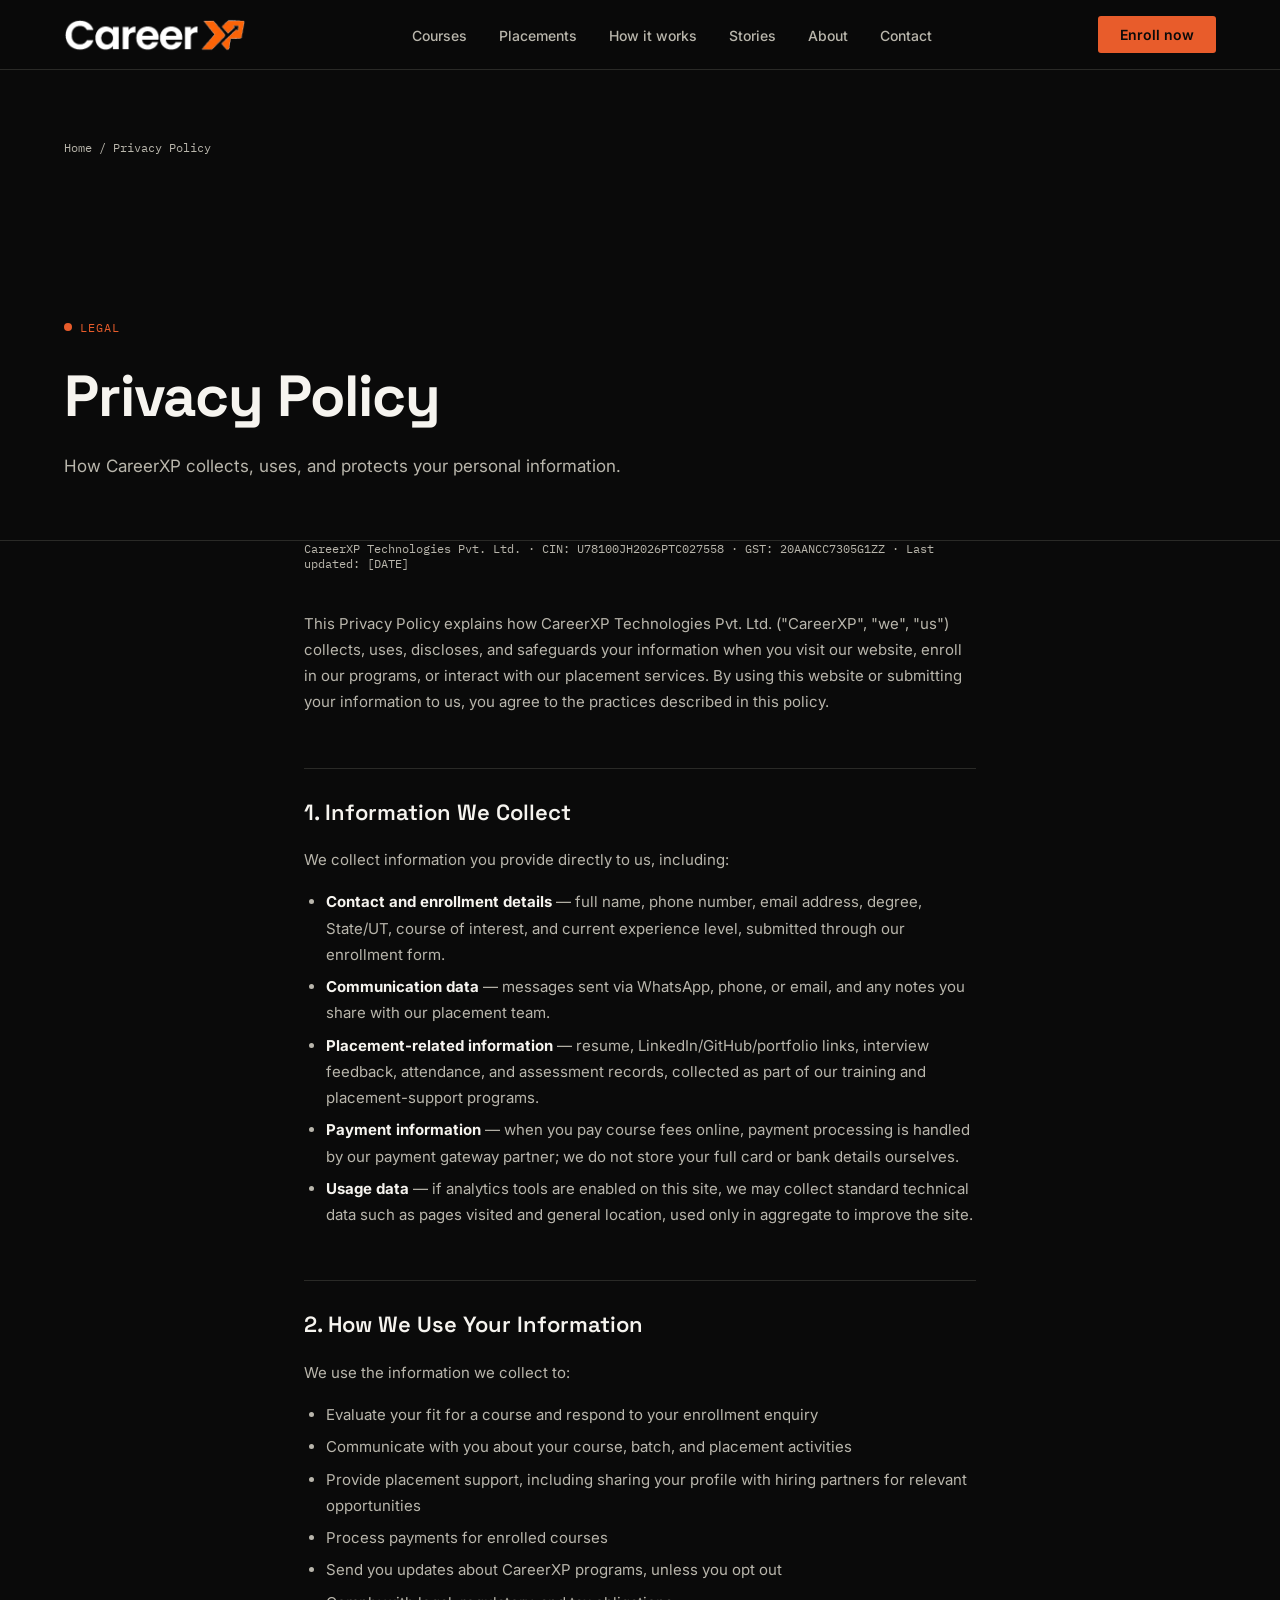
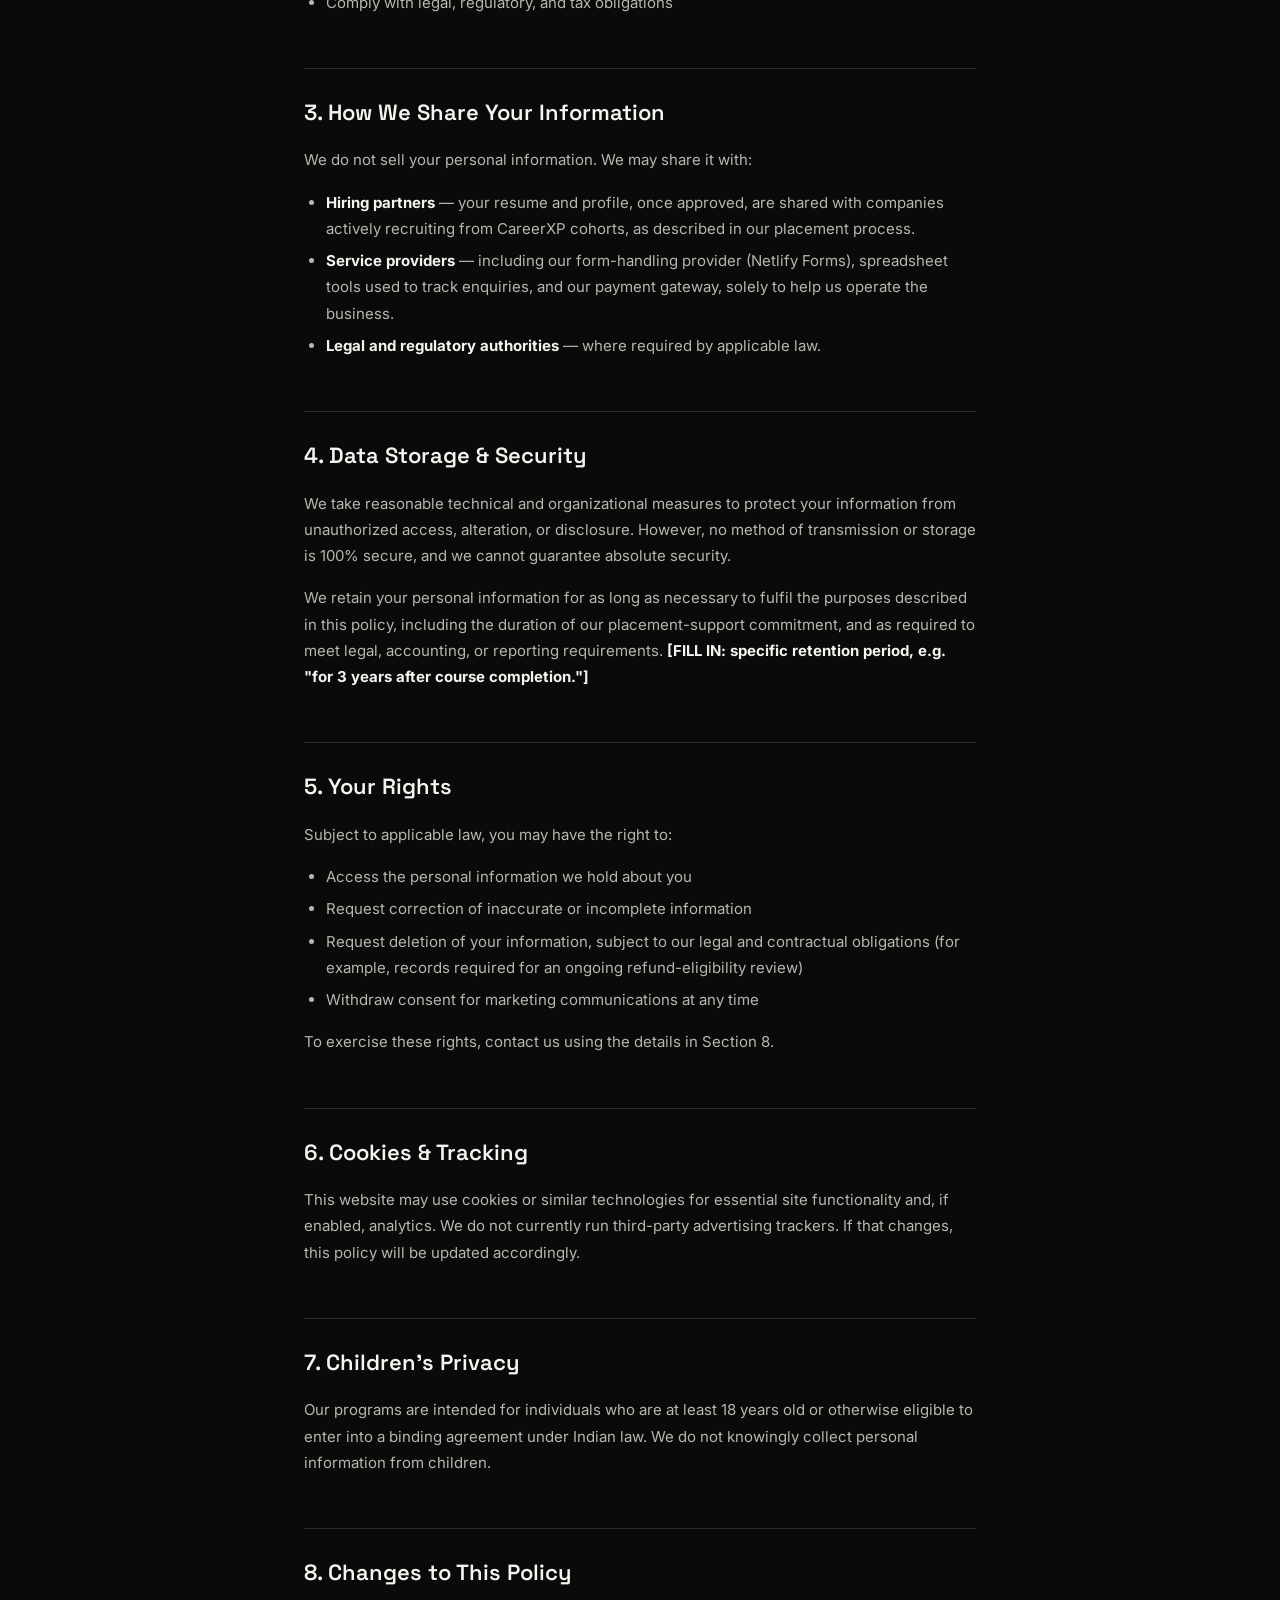
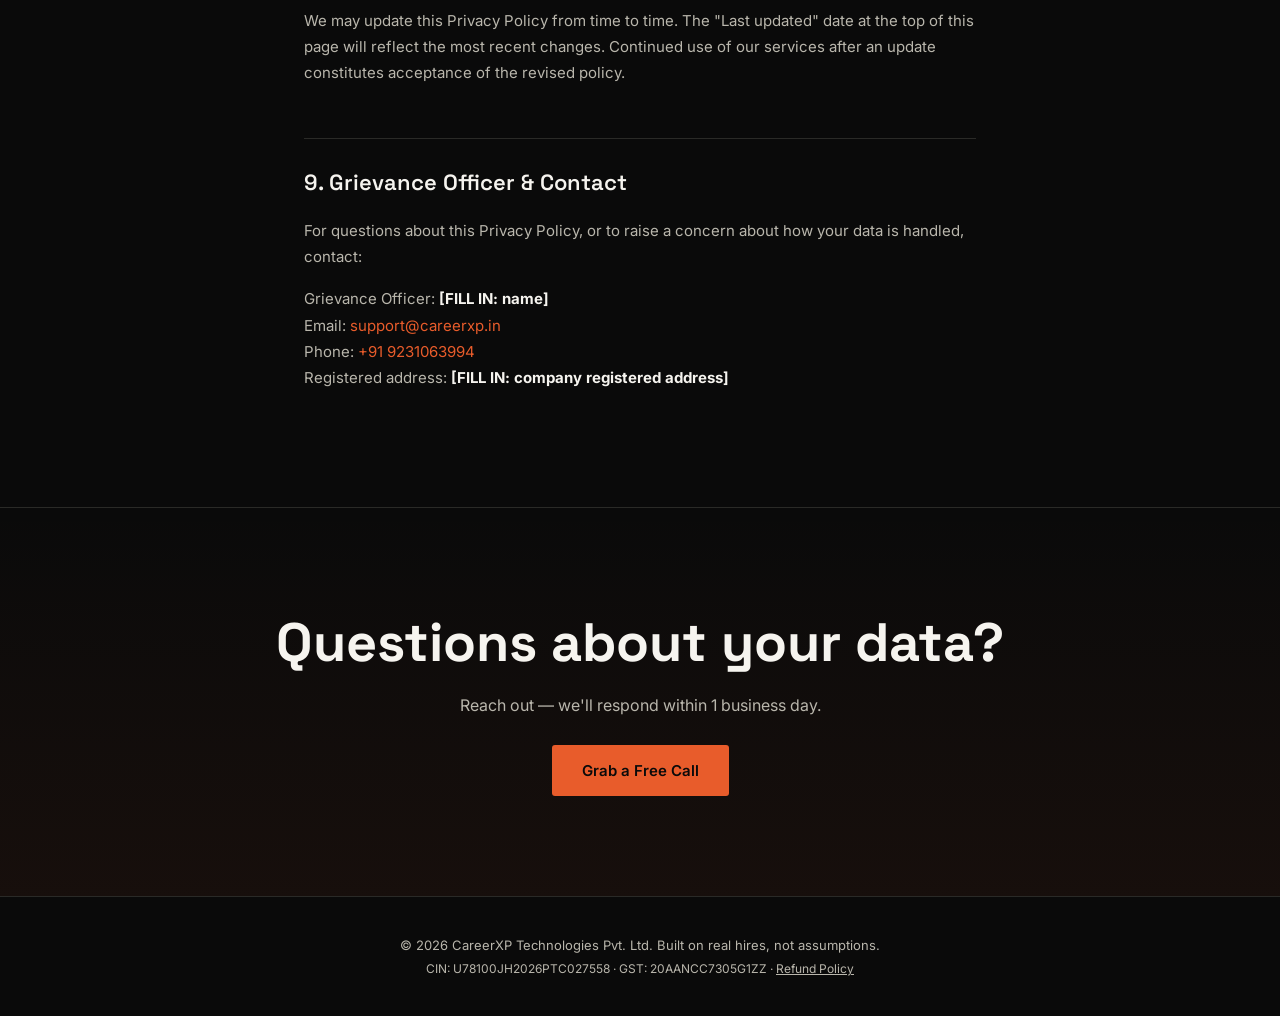
<file: privacy-policy.html>
<!DOCTYPE html>
<html lang="en">
<head>
<meta charset="UTF-8">
<meta name="viewport" content="width=device-width, initial-scale=1.0">
<title>Privacy Policy — CareerXP</title>
<meta name="description" content="How CareerXP Technologies Pvt. Ltd. collects, uses, and protects your personal information.">
<link rel="canonical" href="https://www.careerxp.in/privacy-policy.html">
<meta name="robots" content="noindex">
<link rel="icon" href="assets/img/favicon.ico" sizes="any">
<link rel="icon" type="image/png" sizes="32x32" href="assets/img/favicon-32.png">
<link rel="apple-touch-icon" href="assets/img/apple-touch-icon.png">
<link rel="preconnect" href="https://fonts.googleapis.com">
<link href="https://fonts.googleapis.com/css2?family=Space+Grotesk:wght@500;600;700&family=Inter:wght@400;500;600&family=IBM+Plex+Mono:wght@500;600&display=swap" rel="stylesheet">
<link rel="stylesheet" href="css/style.css">
</head>
<body>

<header>
  <a href="index.html" class="logo-link" aria-label="CareerXP home"><img src="assets/img/logo-wordmark.png" alt="CareerXP"></a>
  <nav>
    <ul>
      <li><a href="courses.html">Courses</a></li>
      <li><a href="placements.html">Placements</a></li>
      <li><a href="index.html#process">How it works</a></li>
      <li><a href="index.html#testimonials">Stories</a></li>
      <li><a href="about.html">About</a></li>
      <li><a href="contact.html">Contact</a></li>
    </ul>
  </nav>
  <a href="contact.html" class="nav-cta">Enroll now</a>
  <button class="menu-toggle" aria-label="Toggle menu" aria-expanded="false"><span></span><span></span><span></span></button>
</header>

<div class="breadcrumb"><a href="index.html">Home</a> / Privacy Policy</div>

<section class="page-hero">
  <span class="eyebrow">Legal</span>
  <h1>Privacy Policy</h1>
  <p>How CareerXP collects, uses, and protects your personal information.</p>
</section>

<div class="policy-meta">CareerXP Technologies Pvt. Ltd. · CIN: U78100JH2026PTC027558 · GST: 20AANCC7305G1ZZ · Last updated: [DATE]</div>



<div class="policy-body">

  <p>This Privacy Policy explains how CareerXP Technologies Pvt. Ltd. ("CareerXP", "we", "us") collects, uses, discloses, and safeguards your information when you visit our website, enroll in our programs, or interact with our placement services. By using this website or submitting your information to us, you agree to the practices described in this policy.</p>

  <h2 id="collect">1. Information We Collect</h2>
  <p>We collect information you provide directly to us, including:</p>
  <ul>
    <li><strong>Contact and enrollment details</strong> — full name, phone number, email address, degree, State/UT, course of interest, and current experience level, submitted through our enrollment form.</li>
    <li><strong>Communication data</strong> — messages sent via WhatsApp, phone, or email, and any notes you share with our placement team.</li>
    <li><strong>Placement-related information</strong> — resume, LinkedIn/GitHub/portfolio links, interview feedback, attendance, and assessment records, collected as part of our training and placement-support programs.</li>
    <li><strong>Payment information</strong> — when you pay course fees online, payment processing is handled by our payment gateway partner; we do not store your full card or bank details ourselves.</li>
    <li><strong>Usage data</strong> — if analytics tools are enabled on this site, we may collect standard technical data such as pages visited and general location, used only in aggregate to improve the site.</li>
  </ul>

  <h2 id="use">2. How We Use Your Information</h2>
  <p>We use the information we collect to:</p>
  <ul>
    <li>Evaluate your fit for a course and respond to your enrollment enquiry</li>
    <li>Communicate with you about your course, batch, and placement activities</li>
    <li>Provide placement support, including sharing your profile with hiring partners for relevant opportunities</li>
    <li>Process payments for enrolled courses</li>
    <li>Send you updates about CareerXP programs, unless you opt out</li>
    <li>Comply with legal, regulatory, and tax obligations</li>
  </ul>

  <h2 id="sharing">3. How We Share Your Information</h2>
  <p>We do not sell your personal information. We may share it with:</p>
  <ul>
    <li><strong>Hiring partners</strong> — your resume and profile, once approved, are shared with companies actively recruiting from CareerXP cohorts, as described in our placement process.</li>
    <li><strong>Service providers</strong> — including our form-handling provider (Netlify Forms), spreadsheet tools used to track enquiries, and our payment gateway, solely to help us operate the business.</li>
    <li><strong>Legal and regulatory authorities</strong> — where required by applicable law.</li>
  </ul>

  <h2 id="storage">4. Data Storage &amp; Security</h2>
  <p>We take reasonable technical and organizational measures to protect your information from unauthorized access, alteration, or disclosure. However, no method of transmission or storage is 100% secure, and we cannot guarantee absolute security.</p>
  <p>We retain your personal information for as long as necessary to fulfil the purposes described in this policy, including the duration of our placement-support commitment, and as required to meet legal, accounting, or reporting requirements. <strong>[FILL IN: specific retention period, e.g. "for 3 years after course completion."]</strong></p>

  <h2 id="rights">5. Your Rights</h2>
  <p>Subject to applicable law, you may have the right to:</p>
  <ul>
    <li>Access the personal information we hold about you</li>
    <li>Request correction of inaccurate or incomplete information</li>
    <li>Request deletion of your information, subject to our legal and contractual obligations (for example, records required for an ongoing refund-eligibility review)</li>
    <li>Withdraw consent for marketing communications at any time</li>
  </ul>
  <p>To exercise these rights, contact us using the details in Section 8.</p>

  <h2 id="cookies">6. Cookies &amp; Tracking</h2>
  <p>This website may use cookies or similar technologies for essential site functionality and, if enabled, analytics. We do not currently run third-party advertising trackers. If that changes, this policy will be updated accordingly.</p>

  <h2 id="children">7. Children's Privacy</h2>
  <p>Our programs are intended for individuals who are at least 18 years old or otherwise eligible to enter into a binding agreement under Indian law. We do not knowingly collect personal information from children.</p>

  <h2 id="changes">8. Changes to This Policy</h2>
  <p>We may update this Privacy Policy from time to time. The "Last updated" date at the top of this page will reflect the most recent changes. Continued use of our services after an update constitutes acceptance of the revised policy.</p>

  <h2 id="contact">9. Grievance Officer &amp; Contact</h2>
  <p>For questions about this Privacy Policy, or to raise a concern about how your data is handled, contact:</p>
  <p>
    Grievance Officer: <strong>[FILL IN: name]</strong><br>
    Email: <a href="mailto:support@careerxp.in" style="color:var(--orange);">support@careerxp.in</a><br>
    Phone: <a href="tel:+919231063994" style="color:var(--orange);">+91 9231063994</a><br>
    Registered address: <strong>[FILL IN: company registered address]</strong>
  </p>

</div>

<section class="cta-band">
  <h2>Questions about your data?</h2>
  <p>Reach out — we'll respond within 1 business day.</p>
  <a href="contact.html" class="btn-primary">Grab a Free Call</a>
</section>

<footer class="footer-simple">
  <p>© 2026 CareerXP Technologies Pvt. Ltd. Built on real hires, not assumptions.</p>
  <p class="legal-line">CIN: U78100JH2026PTC027558 · GST: 20AANCC7305G1ZZ · <a href="refund-policy.html">Refund Policy</a></p>
</footer>

<script src="js/data.js"></script>
<script src="js/main.js"></script>
</body>
</html>
</file>
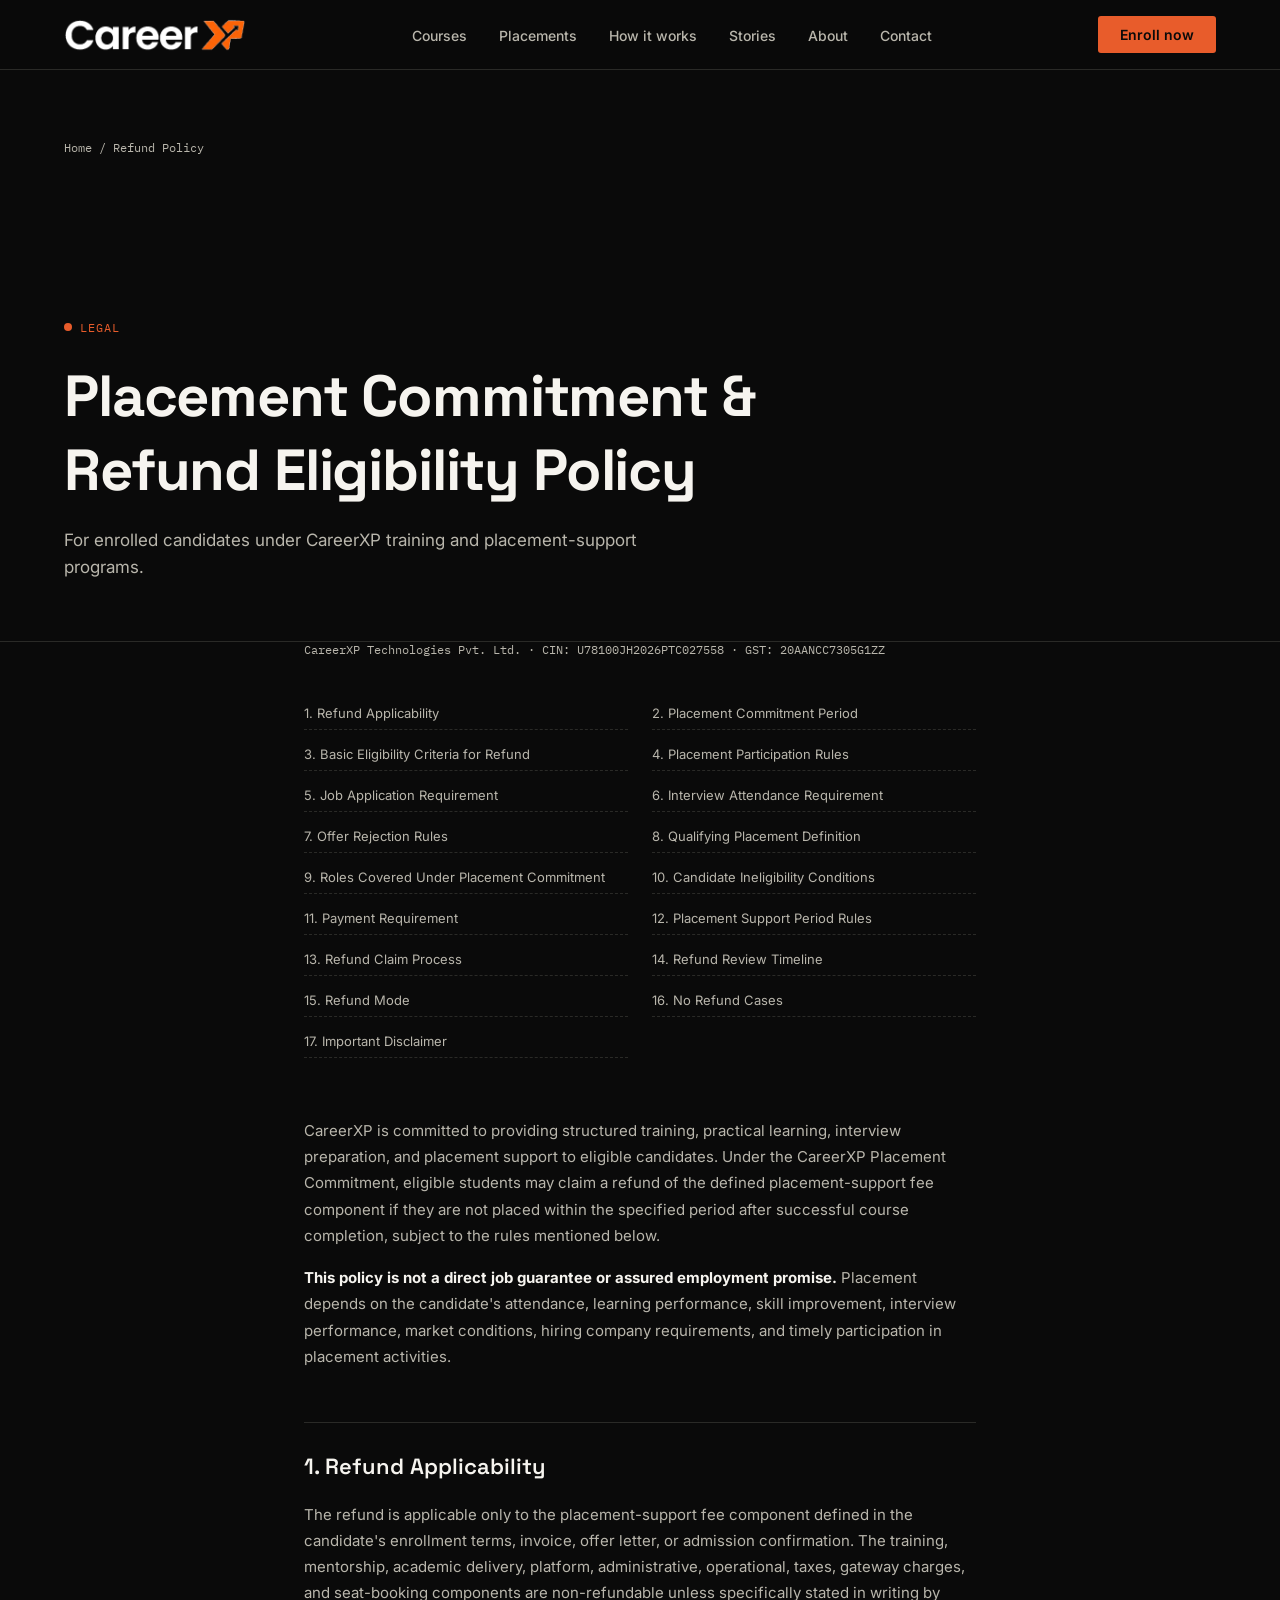
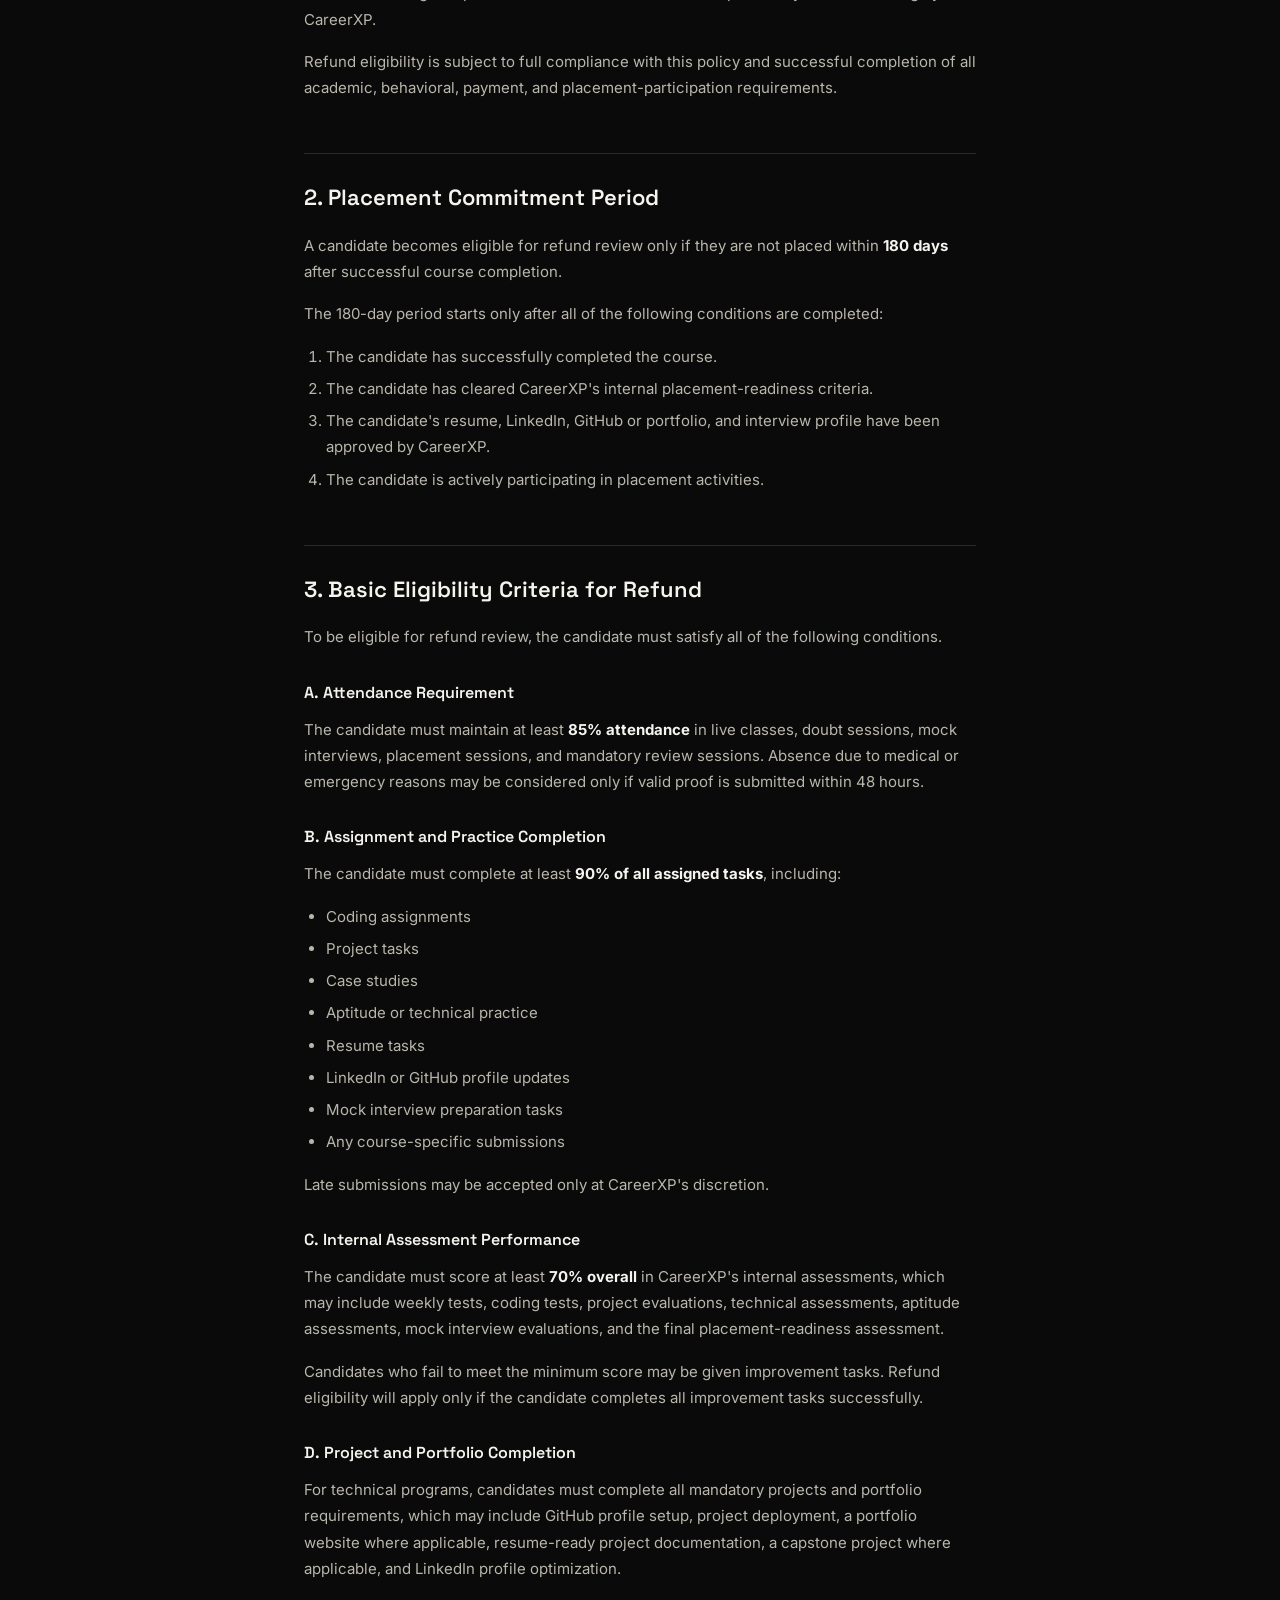
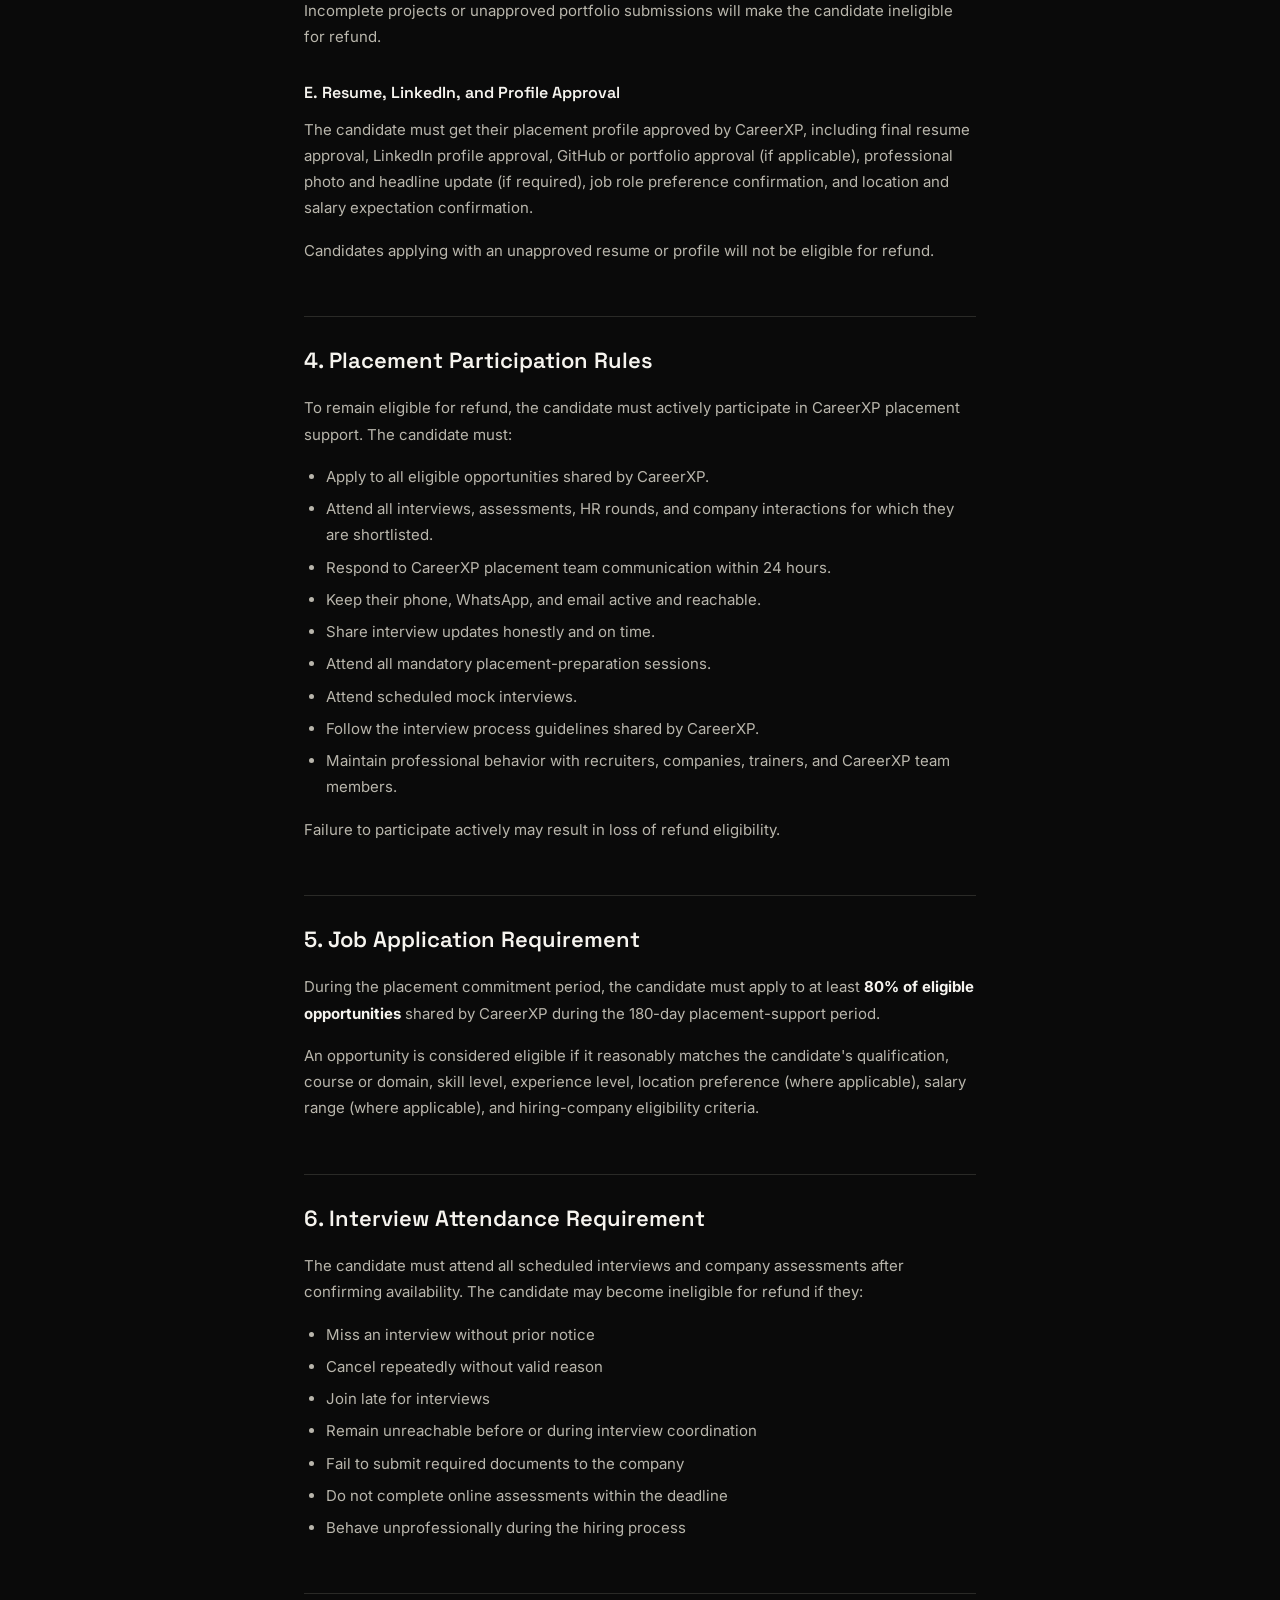
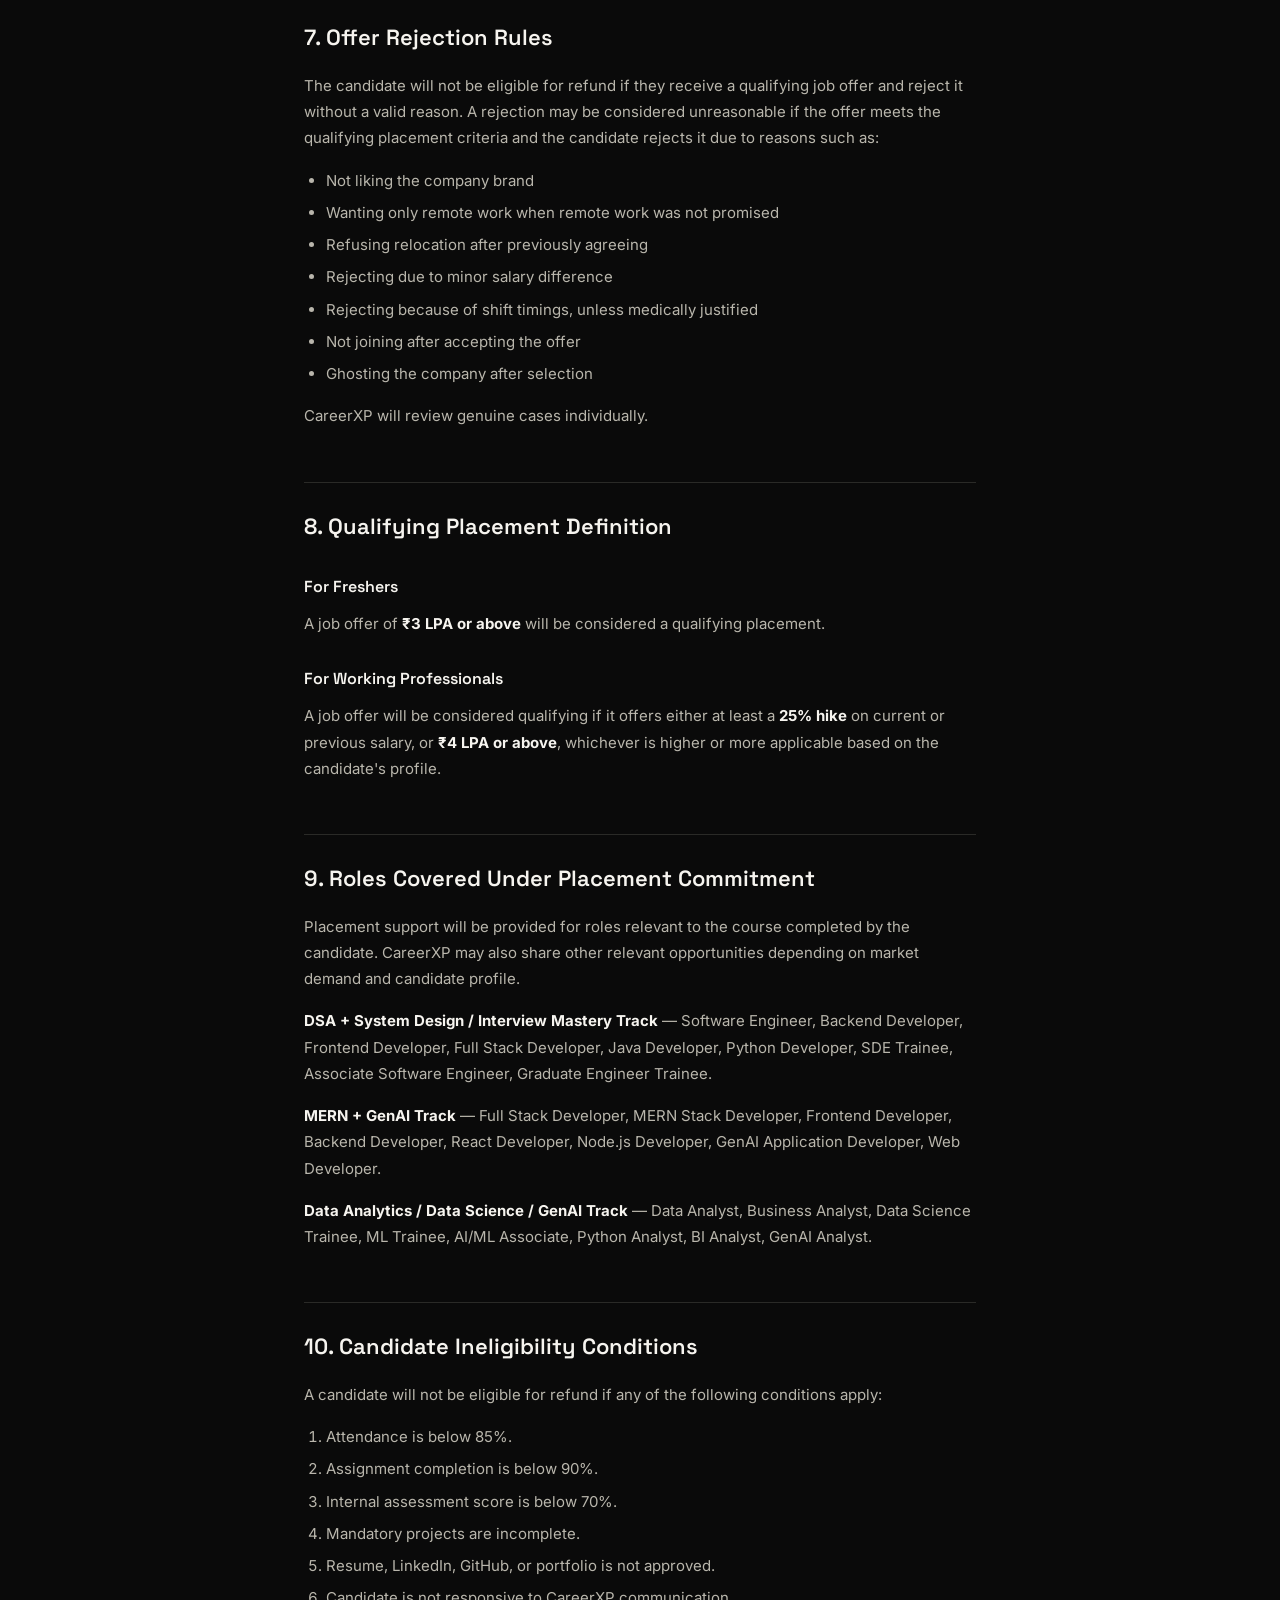
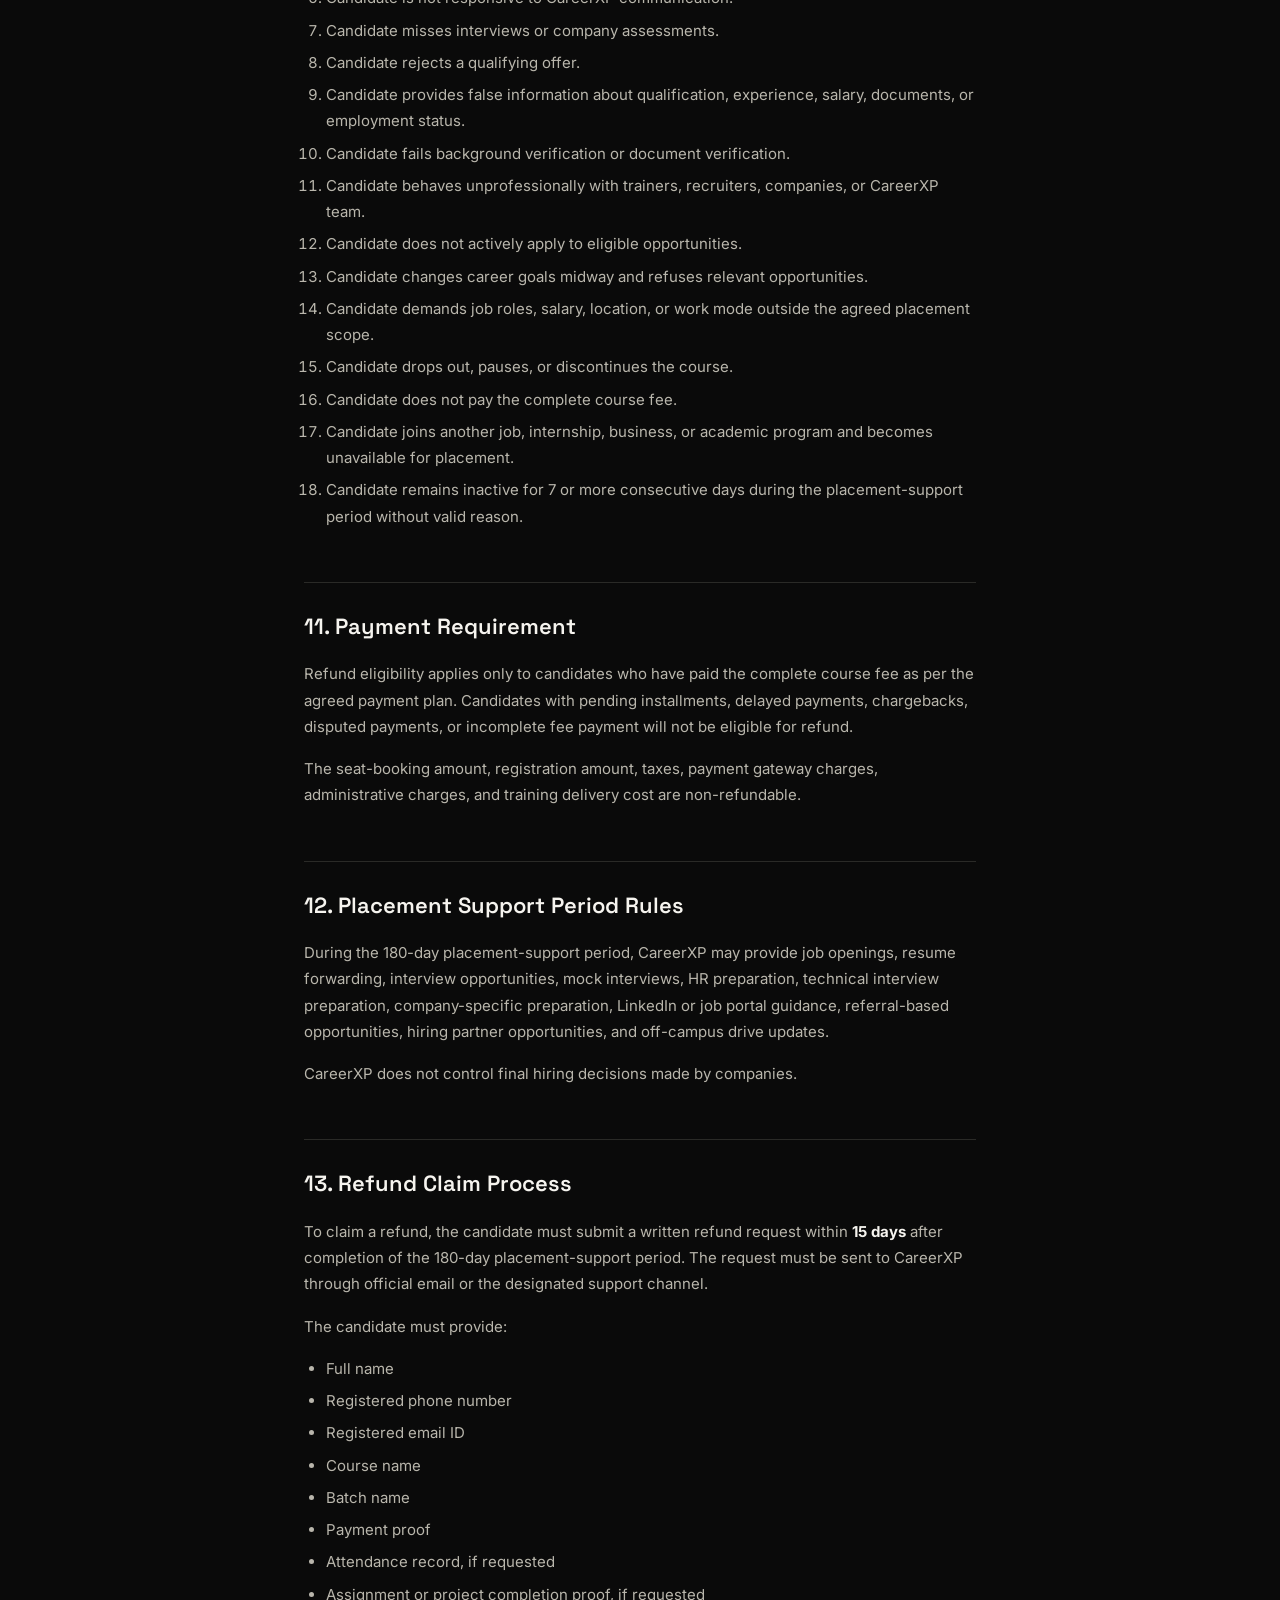
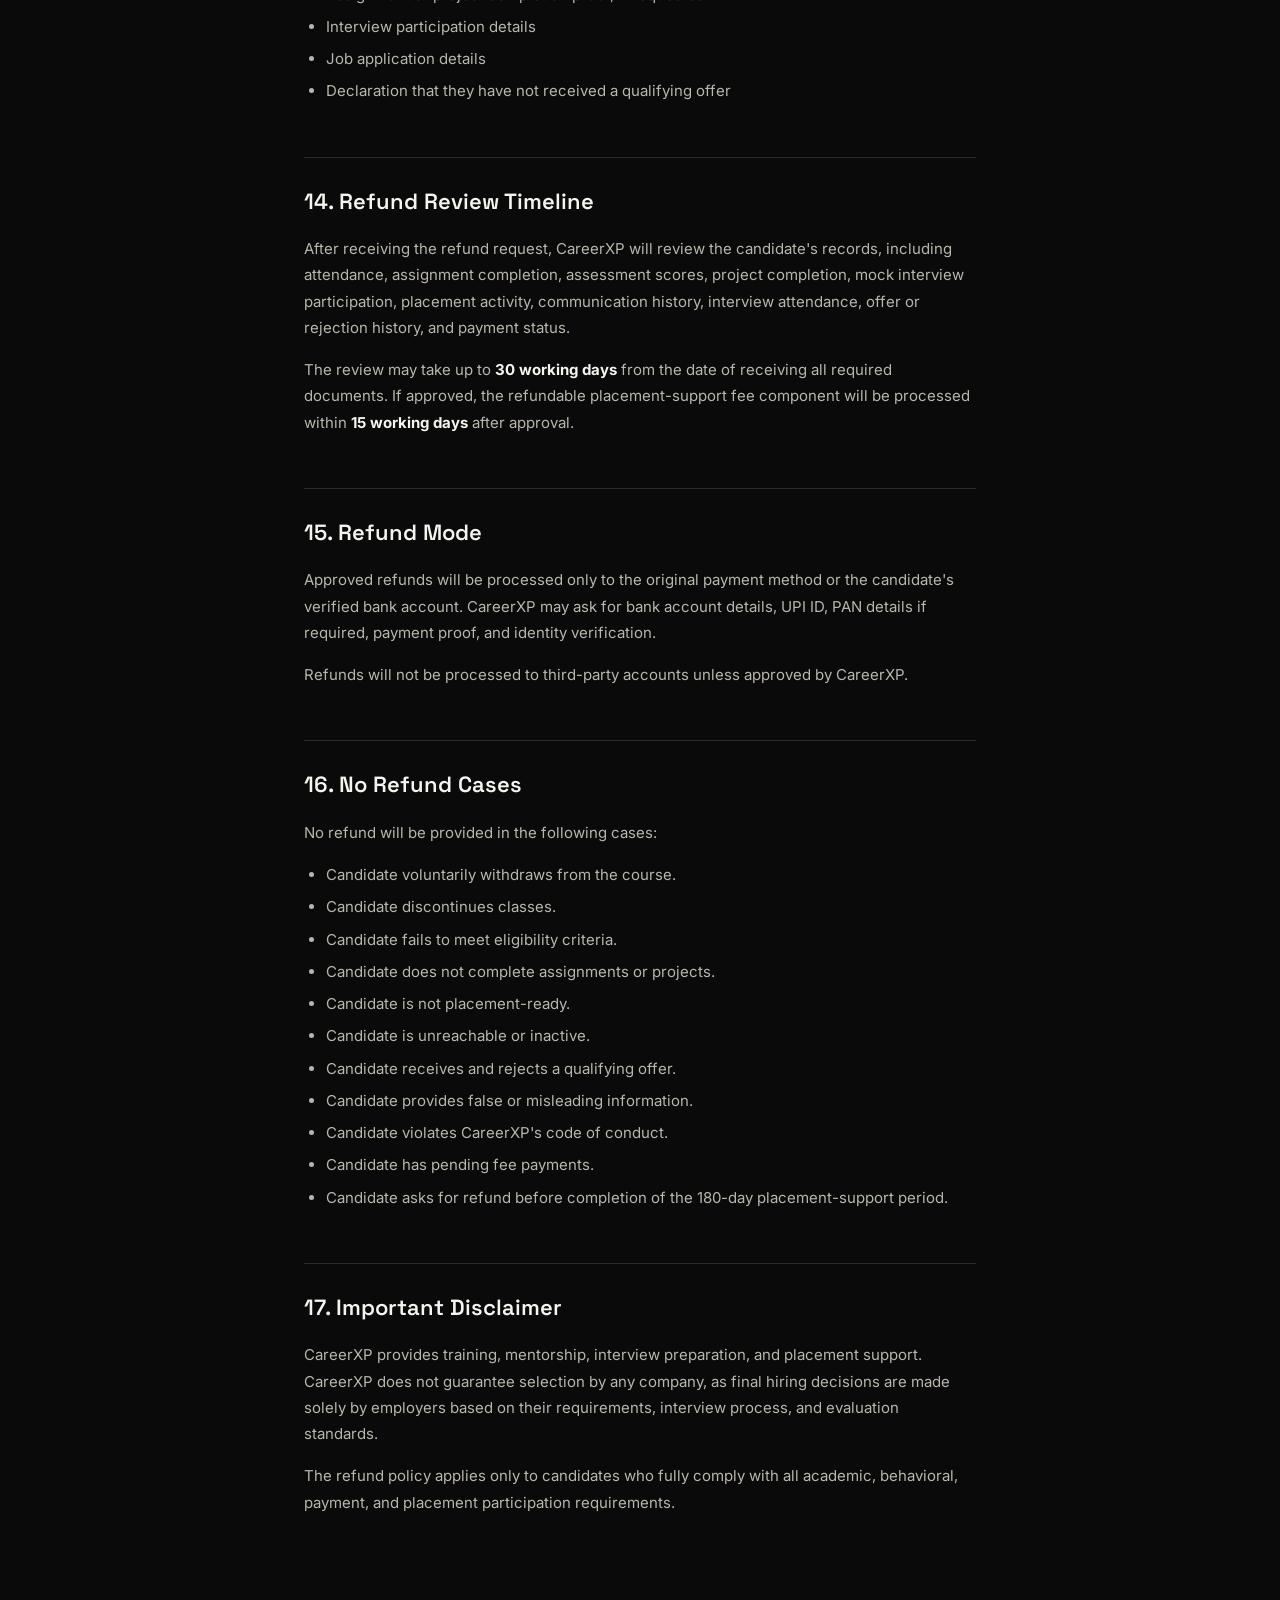
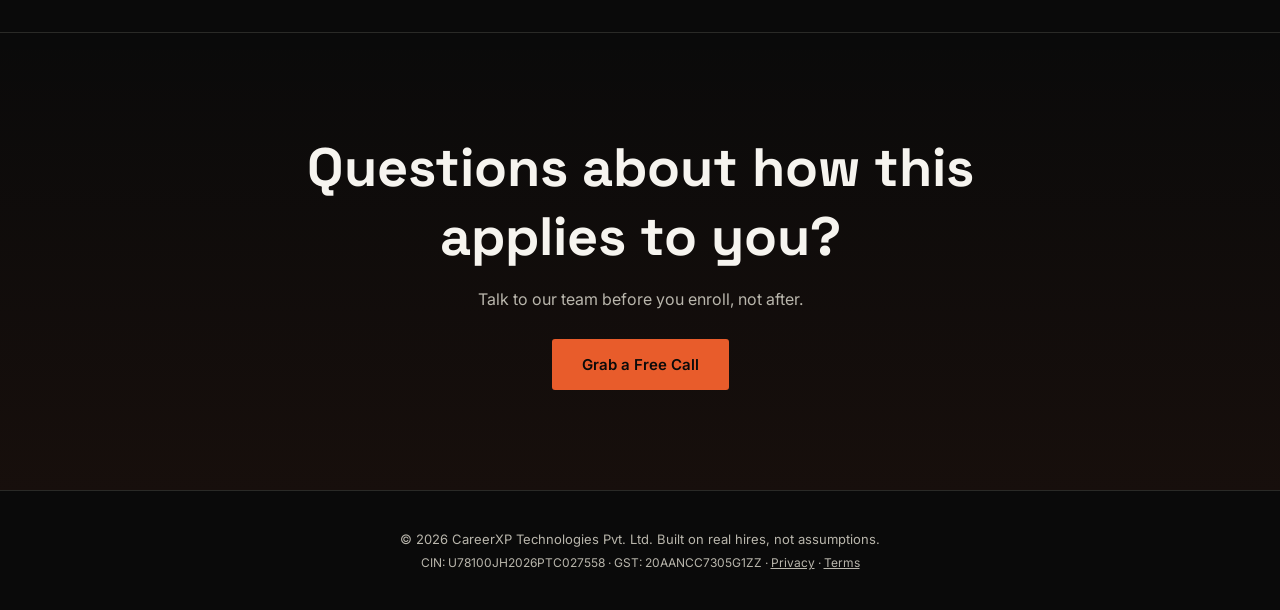
<file: refund-policy.html>
<!DOCTYPE html>
<html lang="en">
<head>
<meta charset="UTF-8">
<meta name="viewport" content="width=device-width, initial-scale=1.0">
<title>Placement Commitment & Refund Eligibility Policy — CareerXP</title>
<meta name="description" content="CareerXP's Placement Commitment and Refund Eligibility Policy — the full terms for enrolled candidates under CareerXP training and placement-support programs.">
<link rel="canonical" href="https://www.careerxp.in/refund-policy.html">
<link rel="icon" href="assets/img/favicon.ico" sizes="any">
<link rel="icon" type="image/png" sizes="32x32" href="assets/img/favicon-32.png">
<link rel="apple-touch-icon" href="assets/img/apple-touch-icon.png">
<link rel="preconnect" href="https://fonts.googleapis.com">
<link href="https://fonts.googleapis.com/css2?family=Space+Grotesk:wght@500;600;700&family=Inter:wght@400;500;600&family=IBM+Plex+Mono:wght@500;600&display=swap" rel="stylesheet">
<link rel="stylesheet" href="css/style.css">
</head>
<body>

<header>
  <a href="index.html" class="logo-link" aria-label="CareerXP home"><img src="assets/img/logo-wordmark.png" alt="CareerXP"></a>
  <nav>
    <ul>
      <li><a href="courses.html">Courses</a></li>
      <li><a href="placements.html">Placements</a></li>
      <li><a href="index.html#process">How it works</a></li>
      <li><a href="index.html#testimonials">Stories</a></li>
      <li><a href="about.html">About</a></li>
      <li><a href="contact.html">Contact</a></li>
    </ul>
  </nav>
  <a href="contact.html" class="nav-cta">Enroll now</a>
  <button class="menu-toggle" aria-label="Toggle menu" aria-expanded="false"><span></span><span></span><span></span></button>
</header>

<div class="breadcrumb"><a href="index.html">Home</a> / Refund Policy</div>

<section class="page-hero">
  <span class="eyebrow">Legal</span>
  <h1>Placement Commitment &amp; Refund Eligibility Policy</h1>
  <p>For enrolled candidates under CareerXP training and placement-support programs.</p>
</section>

<div class="policy-meta">CareerXP Technologies Pvt. Ltd. · CIN: U78100JH2026PTC027558 · GST: 20AANCC7305G1ZZ</div>

<div class="policy-toc">
  <a href="#applicability">1. Refund Applicability</a>
  <a href="#period">2. Placement Commitment Period</a>
  <a href="#eligibility">3. Basic Eligibility Criteria for Refund</a>
  <a href="#participation">4. Placement Participation Rules</a>
  <a href="#applications">5. Job Application Requirement</a>
  <a href="#interviews">6. Interview Attendance Requirement</a>
  <a href="#rejection">7. Offer Rejection Rules</a>
  <a href="#qualifying">8. Qualifying Placement Definition</a>
  <a href="#roles">9. Roles Covered Under Placement Commitment</a>
  <a href="#ineligibility">10. Candidate Ineligibility Conditions</a>
  <a href="#payment">11. Payment Requirement</a>
  <a href="#support-period">12. Placement Support Period Rules</a>
  <a href="#claim">13. Refund Claim Process</a>
  <a href="#review">14. Refund Review Timeline</a>
  <a href="#mode">15. Refund Mode</a>
  <a href="#no-refund">16. No Refund Cases</a>
  <a href="#disclaimer">17. Important Disclaimer</a>
</div>

<div class="policy-body">

  <p>CareerXP is committed to providing structured training, practical learning, interview preparation, and placement support to eligible candidates. Under the CareerXP Placement Commitment, eligible students may claim a refund of the defined placement-support fee component if they are not placed within the specified period after successful course completion, subject to the rules mentioned below.</p>

  <p><strong>This policy is not a direct job guarantee or assured employment promise.</strong> Placement depends on the candidate's attendance, learning performance, skill improvement, interview performance, market conditions, hiring company requirements, and timely participation in placement activities.</p>

  <h2 id="applicability">1. Refund Applicability</h2>
  <p>The refund is applicable only to the placement-support fee component defined in the candidate's enrollment terms, invoice, offer letter, or admission confirmation. The training, mentorship, academic delivery, platform, administrative, operational, taxes, gateway charges, and seat-booking components are non-refundable unless specifically stated in writing by CareerXP.</p>
  <p>Refund eligibility is subject to full compliance with this policy and successful completion of all academic, behavioral, payment, and placement-participation requirements.</p>

  <h2 id="period">2. Placement Commitment Period</h2>
  <p>A candidate becomes eligible for refund review only if they are not placed within <strong>180 days</strong> after successful course completion.</p>
  <p>The 180-day period starts only after all of the following conditions are completed:</p>
  <ol>
    <li>The candidate has successfully completed the course.</li>
    <li>The candidate has cleared CareerXP's internal placement-readiness criteria.</li>
    <li>The candidate's resume, LinkedIn, GitHub or portfolio, and interview profile have been approved by CareerXP.</li>
    <li>The candidate is actively participating in placement activities.</li>
  </ol>

  <h2 id="eligibility">3. Basic Eligibility Criteria for Refund</h2>
  <p>To be eligible for refund review, the candidate must satisfy all of the following conditions.</p>

  <h3>A. Attendance Requirement</h3>
  <p>The candidate must maintain at least <strong>85% attendance</strong> in live classes, doubt sessions, mock interviews, placement sessions, and mandatory review sessions. Absence due to medical or emergency reasons may be considered only if valid proof is submitted within 48 hours.</p>

  <h3>B. Assignment and Practice Completion</h3>
  <p>The candidate must complete at least <strong>90% of all assigned tasks</strong>, including:</p>
  <ul>
    <li>Coding assignments</li>
    <li>Project tasks</li>
    <li>Case studies</li>
    <li>Aptitude or technical practice</li>
    <li>Resume tasks</li>
    <li>LinkedIn or GitHub profile updates</li>
    <li>Mock interview preparation tasks</li>
    <li>Any course-specific submissions</li>
  </ul>
  <p>Late submissions may be accepted only at CareerXP's discretion.</p>

  <h3>C. Internal Assessment Performance</h3>
  <p>The candidate must score at least <strong>70% overall</strong> in CareerXP's internal assessments, which may include weekly tests, coding tests, project evaluations, technical assessments, aptitude assessments, mock interview evaluations, and the final placement-readiness assessment.</p>
  <p>Candidates who fail to meet the minimum score may be given improvement tasks. Refund eligibility will apply only if the candidate completes all improvement tasks successfully.</p>

  <h3>D. Project and Portfolio Completion</h3>
  <p>For technical programs, candidates must complete all mandatory projects and portfolio requirements, which may include GitHub profile setup, project deployment, a portfolio website where applicable, resume-ready project documentation, a capstone project where applicable, and LinkedIn profile optimization.</p>
  <p>Incomplete projects or unapproved portfolio submissions will make the candidate ineligible for refund.</p>

  <h3>E. Resume, LinkedIn, and Profile Approval</h3>
  <p>The candidate must get their placement profile approved by CareerXP, including final resume approval, LinkedIn profile approval, GitHub or portfolio approval (if applicable), professional photo and headline update (if required), job role preference confirmation, and location and salary expectation confirmation.</p>
  <p>Candidates applying with an unapproved resume or profile will not be eligible for refund.</p>

  <h2 id="participation">4. Placement Participation Rules</h2>
  <p>To remain eligible for refund, the candidate must actively participate in CareerXP placement support. The candidate must:</p>
  <ul>
    <li>Apply to all eligible opportunities shared by CareerXP.</li>
    <li>Attend all interviews, assessments, HR rounds, and company interactions for which they are shortlisted.</li>
    <li>Respond to CareerXP placement team communication within 24 hours.</li>
    <li>Keep their phone, WhatsApp, and email active and reachable.</li>
    <li>Share interview updates honestly and on time.</li>
    <li>Attend all mandatory placement-preparation sessions.</li>
    <li>Attend scheduled mock interviews.</li>
    <li>Follow the interview process guidelines shared by CareerXP.</li>
    <li>Maintain professional behavior with recruiters, companies, trainers, and CareerXP team members.</li>
  </ul>
  <p>Failure to participate actively may result in loss of refund eligibility.</p>

  <h2 id="applications">5. Job Application Requirement</h2>
  <p>During the placement commitment period, the candidate must apply to at least <strong>80% of eligible opportunities</strong> shared by CareerXP during the 180-day placement-support period.</p>
  <p>An opportunity is considered eligible if it reasonably matches the candidate's qualification, course or domain, skill level, experience level, location preference (where applicable), salary range (where applicable), and hiring-company eligibility criteria.</p>

  <h2 id="interviews">6. Interview Attendance Requirement</h2>
  <p>The candidate must attend all scheduled interviews and company assessments after confirming availability. The candidate may become ineligible for refund if they:</p>
  <ul>
    <li>Miss an interview without prior notice</li>
    <li>Cancel repeatedly without valid reason</li>
    <li>Join late for interviews</li>
    <li>Remain unreachable before or during interview coordination</li>
    <li>Fail to submit required documents to the company</li>
    <li>Do not complete online assessments within the deadline</li>
    <li>Behave unprofessionally during the hiring process</li>
  </ul>

  <h2 id="rejection">7. Offer Rejection Rules</h2>
  <p>The candidate will not be eligible for refund if they receive a qualifying job offer and reject it without a valid reason. A rejection may be considered unreasonable if the offer meets the qualifying placement criteria and the candidate rejects it due to reasons such as:</p>
  <ul>
    <li>Not liking the company brand</li>
    <li>Wanting only remote work when remote work was not promised</li>
    <li>Refusing relocation after previously agreeing</li>
    <li>Rejecting due to minor salary difference</li>
    <li>Rejecting because of shift timings, unless medically justified</li>
    <li>Not joining after accepting the offer</li>
    <li>Ghosting the company after selection</li>
  </ul>
  <p>CareerXP will review genuine cases individually.</p>

  <h2 id="qualifying">8. Qualifying Placement Definition</h2>
  <h3>For Freshers</h3>
  <p>A job offer of <strong>₹3 LPA or above</strong> will be considered a qualifying placement.</p>
  <h3>For Working Professionals</h3>
  <p>A job offer will be considered qualifying if it offers either at least a <strong>25% hike</strong> on current or previous salary, or <strong>₹4 LPA or above</strong>, whichever is higher or more applicable based on the candidate's profile.</p>

  <h2 id="roles">9. Roles Covered Under Placement Commitment</h2>
  <p>Placement support will be provided for roles relevant to the course completed by the candidate. CareerXP may also share other relevant opportunities depending on market demand and candidate profile.</p>
  <p><strong>DSA + System Design / Interview Mastery Track</strong> — Software Engineer, Backend Developer, Frontend Developer, Full Stack Developer, Java Developer, Python Developer, SDE Trainee, Associate Software Engineer, Graduate Engineer Trainee.</p>
  <p><strong>MERN + GenAI Track</strong> — Full Stack Developer, MERN Stack Developer, Frontend Developer, Backend Developer, React Developer, Node.js Developer, GenAI Application Developer, Web Developer.</p>
  <p><strong>Data Analytics / Data Science / GenAI Track</strong> — Data Analyst, Business Analyst, Data Science Trainee, ML Trainee, AI/ML Associate, Python Analyst, BI Analyst, GenAI Analyst.</p>

  <h2 id="ineligibility">10. Candidate Ineligibility Conditions</h2>
  <p>A candidate will not be eligible for refund if any of the following conditions apply:</p>
  <ol>
    <li>Attendance is below 85%.</li>
    <li>Assignment completion is below 90%.</li>
    <li>Internal assessment score is below 70%.</li>
    <li>Mandatory projects are incomplete.</li>
    <li>Resume, LinkedIn, GitHub, or portfolio is not approved.</li>
    <li>Candidate is not responsive to CareerXP communication.</li>
    <li>Candidate misses interviews or company assessments.</li>
    <li>Candidate rejects a qualifying offer.</li>
    <li>Candidate provides false information about qualification, experience, salary, documents, or employment status.</li>
    <li>Candidate fails background verification or document verification.</li>
    <li>Candidate behaves unprofessionally with trainers, recruiters, companies, or CareerXP team.</li>
    <li>Candidate does not actively apply to eligible opportunities.</li>
    <li>Candidate changes career goals midway and refuses relevant opportunities.</li>
    <li>Candidate demands job roles, salary, location, or work mode outside the agreed placement scope.</li>
    <li>Candidate drops out, pauses, or discontinues the course.</li>
    <li>Candidate does not pay the complete course fee.</li>
    <li>Candidate joins another job, internship, business, or academic program and becomes unavailable for placement.</li>
    <li>Candidate remains inactive for 7 or more consecutive days during the placement-support period without valid reason.</li>
  </ol>

  <h2 id="payment">11. Payment Requirement</h2>
  <p>Refund eligibility applies only to candidates who have paid the complete course fee as per the agreed payment plan. Candidates with pending installments, delayed payments, chargebacks, disputed payments, or incomplete fee payment will not be eligible for refund.</p>
  <p>The seat-booking amount, registration amount, taxes, payment gateway charges, administrative charges, and training delivery cost are non-refundable.</p>

  <h2 id="support-period">12. Placement Support Period Rules</h2>
  <p>During the 180-day placement-support period, CareerXP may provide job openings, resume forwarding, interview opportunities, mock interviews, HR preparation, technical interview preparation, company-specific preparation, LinkedIn or job portal guidance, referral-based opportunities, hiring partner opportunities, and off-campus drive updates.</p>
  <p>CareerXP does not control final hiring decisions made by companies.</p>

  <h2 id="claim">13. Refund Claim Process</h2>
  <p>To claim a refund, the candidate must submit a written refund request within <strong>15 days</strong> after completion of the 180-day placement-support period. The request must be sent to CareerXP through official email or the designated support channel.</p>
  <p>The candidate must provide:</p>
  <ul>
    <li>Full name</li>
    <li>Registered phone number</li>
    <li>Registered email ID</li>
    <li>Course name</li>
    <li>Batch name</li>
    <li>Payment proof</li>
    <li>Attendance record, if requested</li>
    <li>Assignment or project completion proof, if requested</li>
    <li>Interview participation details</li>
    <li>Job application details</li>
    <li>Declaration that they have not received a qualifying offer</li>
  </ul>

  <h2 id="review">14. Refund Review Timeline</h2>
  <p>After receiving the refund request, CareerXP will review the candidate's records, including attendance, assignment completion, assessment scores, project completion, mock interview participation, placement activity, communication history, interview attendance, offer or rejection history, and payment status.</p>
  <p>The review may take up to <strong>30 working days</strong> from the date of receiving all required documents. If approved, the refundable placement-support fee component will be processed within <strong>15 working days</strong> after approval.</p>

  <h2 id="mode">15. Refund Mode</h2>
  <p>Approved refunds will be processed only to the original payment method or the candidate's verified bank account. CareerXP may ask for bank account details, UPI ID, PAN details if required, payment proof, and identity verification.</p>
  <p>Refunds will not be processed to third-party accounts unless approved by CareerXP.</p>

  <h2 id="no-refund">16. No Refund Cases</h2>
  <p>No refund will be provided in the following cases:</p>
  <ul>
    <li>Candidate voluntarily withdraws from the course.</li>
    <li>Candidate discontinues classes.</li>
    <li>Candidate fails to meet eligibility criteria.</li>
    <li>Candidate does not complete assignments or projects.</li>
    <li>Candidate is not placement-ready.</li>
    <li>Candidate is unreachable or inactive.</li>
    <li>Candidate receives and rejects a qualifying offer.</li>
    <li>Candidate provides false or misleading information.</li>
    <li>Candidate violates CareerXP's code of conduct.</li>
    <li>Candidate has pending fee payments.</li>
    <li>Candidate asks for refund before completion of the 180-day placement-support period.</li>
  </ul>

  <h2 id="disclaimer">17. Important Disclaimer</h2>
  <p>CareerXP provides training, mentorship, interview preparation, and placement support. CareerXP does not guarantee selection by any company, as final hiring decisions are made solely by employers based on their requirements, interview process, and evaluation standards.</p>
  <p>The refund policy applies only to candidates who fully comply with all academic, behavioral, payment, and placement participation requirements.</p>

</div>

<section class="cta-band">
  <h2>Questions about how this applies to you?</h2>
  <p>Talk to our team before you enroll, not after.</p>
  <a href="contact.html" class="btn-primary">Grab a Free Call</a>
</section>

<footer class="footer-simple">
  <p>© 2026 CareerXP Technologies Pvt. Ltd. Built on real hires, not assumptions.</p>
  <p class="legal-line">CIN: U78100JH2026PTC027558 · GST: 20AANCC7305G1ZZ · <a href="privacy-policy.html">Privacy</a> · <a href="terms.html">Terms</a></p>
</footer>

<script src="js/data.js"></script>
<script src="js/main.js"></script>
</body>
</html>
</file>
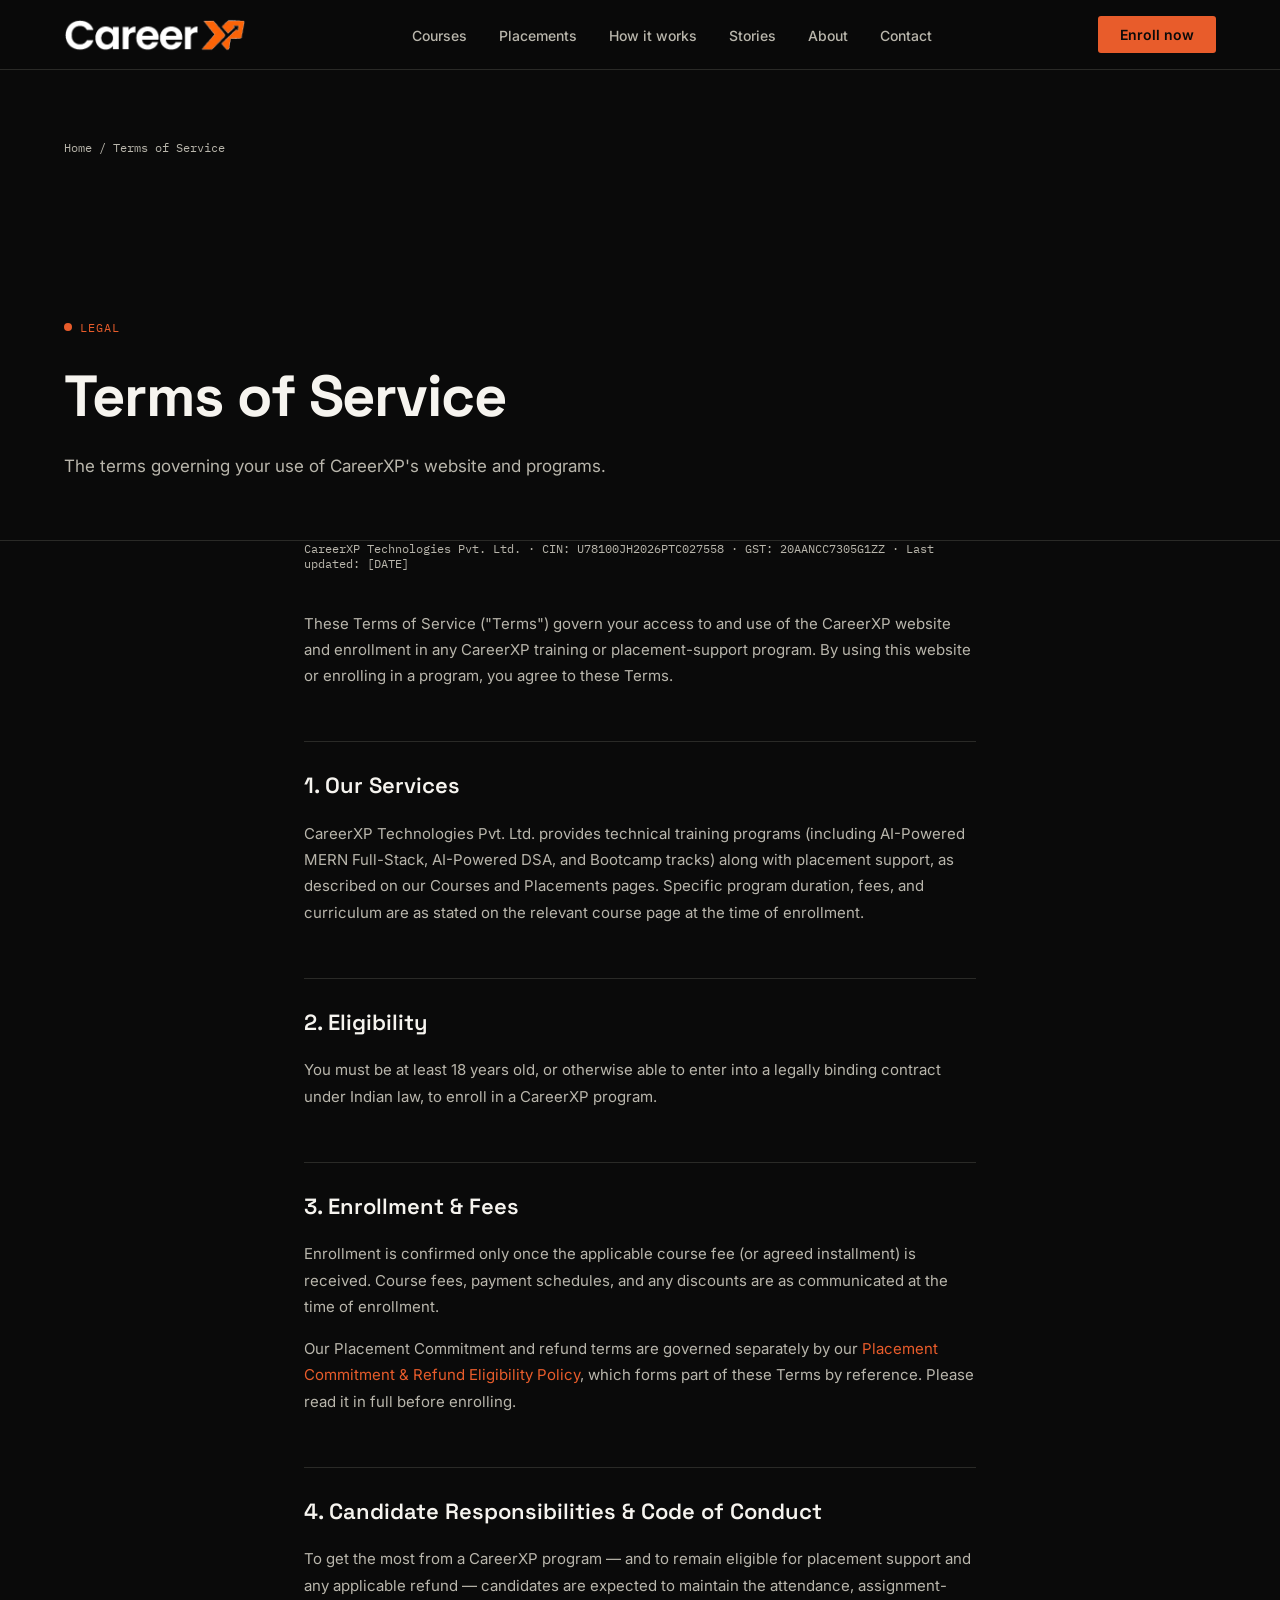
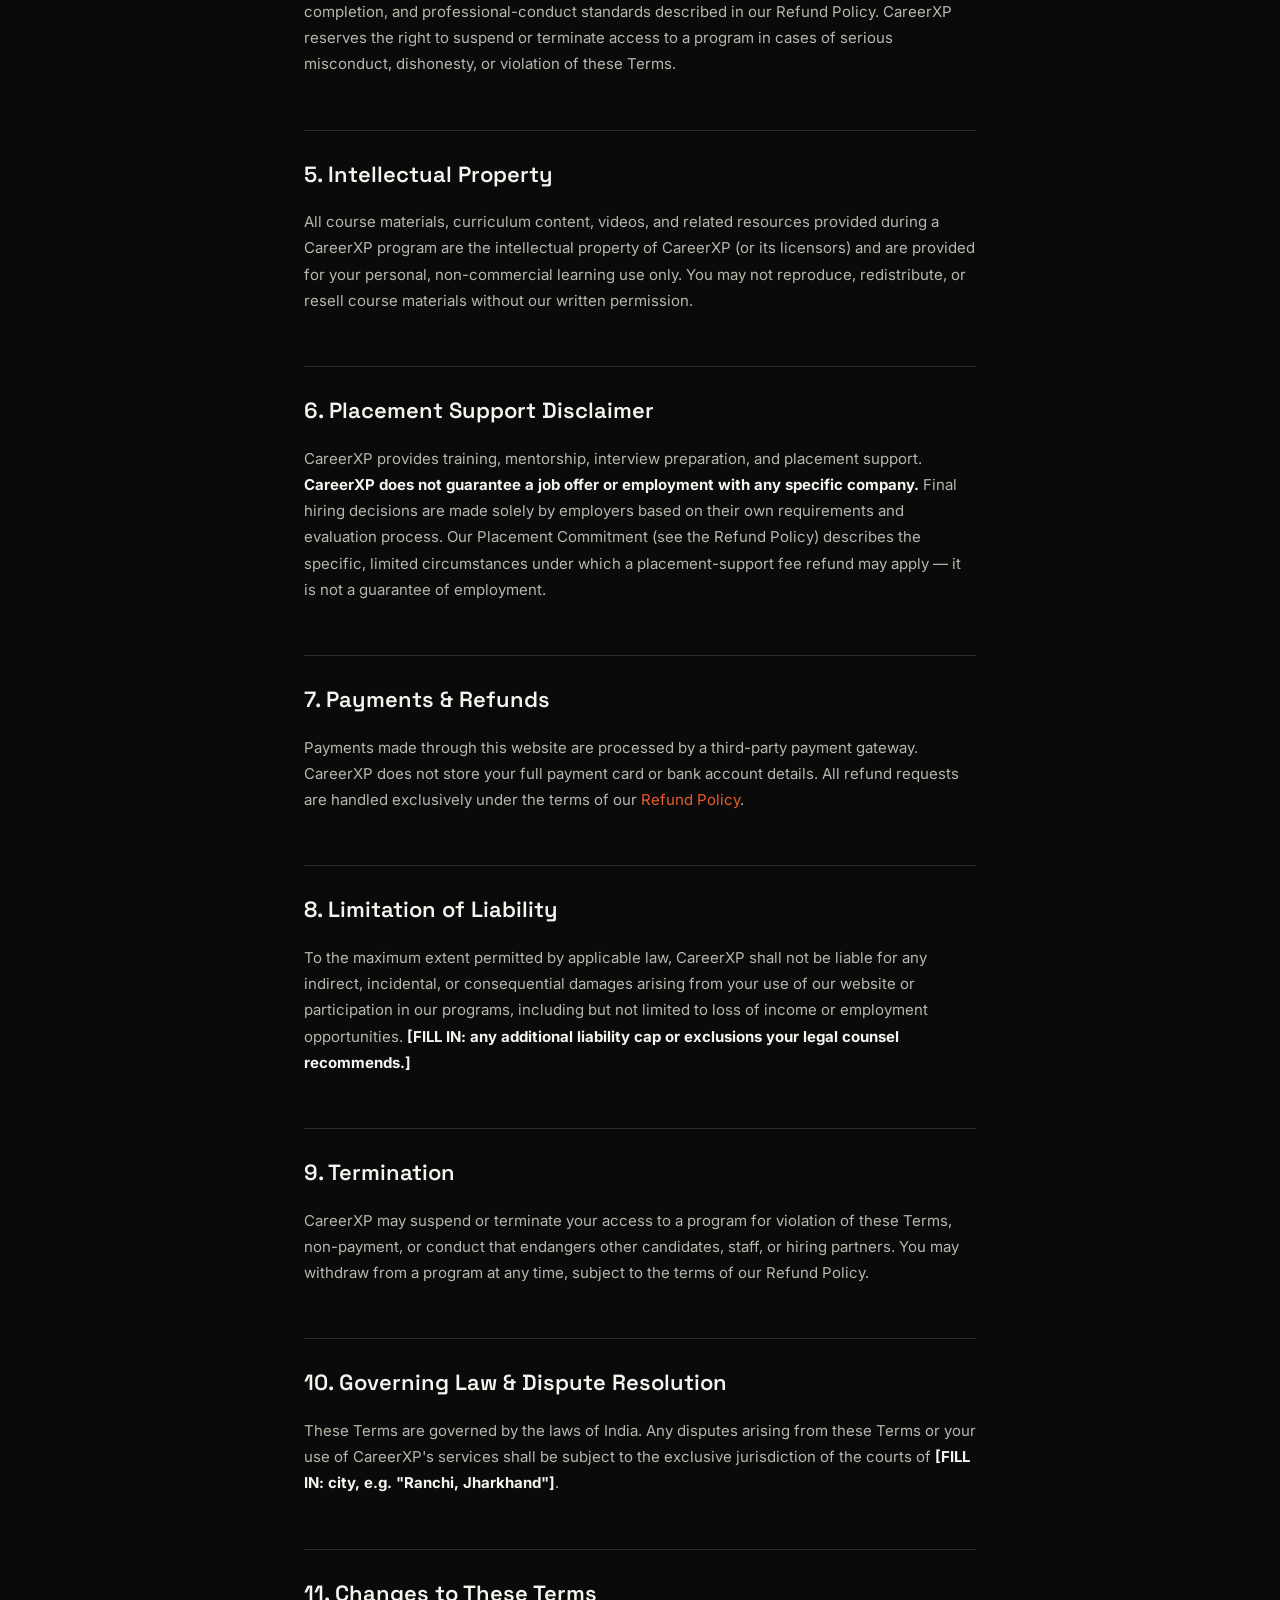
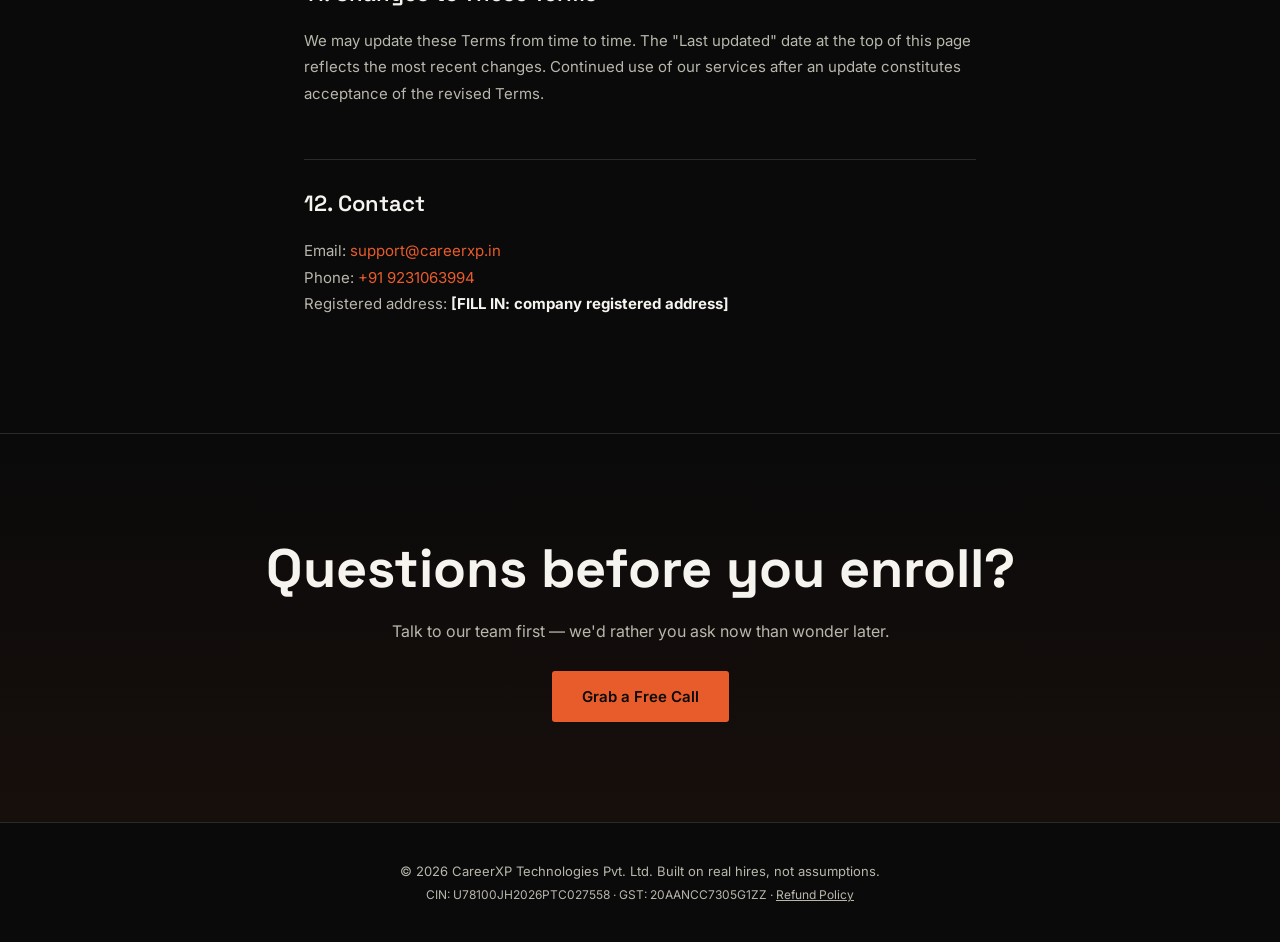
<file: terms.html>
<!DOCTYPE html>
<html lang="en">
<head>
<meta charset="UTF-8">
<meta name="viewport" content="width=device-width, initial-scale=1.0">
<title>Terms of Service — CareerXP</title>
<meta name="description" content="The terms governing your use of CareerXP's website, training programs, and placement-support services.">
<link rel="canonical" href="https://www.careerxp.in/terms.html">
<meta name="robots" content="noindex">
<link rel="icon" href="assets/img/favicon.ico" sizes="any">
<link rel="icon" type="image/png" sizes="32x32" href="assets/img/favicon-32.png">
<link rel="apple-touch-icon" href="assets/img/apple-touch-icon.png">
<link rel="preconnect" href="https://fonts.googleapis.com">
<link href="https://fonts.googleapis.com/css2?family=Space+Grotesk:wght@500;600;700&family=Inter:wght@400;500;600&family=IBM+Plex+Mono:wght@500;600&display=swap" rel="stylesheet">
<link rel="stylesheet" href="css/style.css">
</head>
<body>

<header>
  <a href="index.html" class="logo-link" aria-label="CareerXP home"><img src="assets/img/logo-wordmark.png" alt="CareerXP"></a>
  <nav>
    <ul>
      <li><a href="courses.html">Courses</a></li>
      <li><a href="placements.html">Placements</a></li>
      <li><a href="index.html#process">How it works</a></li>
      <li><a href="index.html#testimonials">Stories</a></li>
      <li><a href="about.html">About</a></li>
      <li><a href="contact.html">Contact</a></li>
    </ul>
  </nav>
  <a href="contact.html" class="nav-cta">Enroll now</a>
  <button class="menu-toggle" aria-label="Toggle menu" aria-expanded="false"><span></span><span></span><span></span></button>
</header>

<div class="breadcrumb"><a href="index.html">Home</a> / Terms of Service</div>

<section class="page-hero">
  <span class="eyebrow">Legal</span>
  <h1>Terms of Service</h1>
  <p>The terms governing your use of CareerXP's website and programs.</p>
</section>

<div class="policy-meta">CareerXP Technologies Pvt. Ltd. · CIN: U78100JH2026PTC027558 · GST: 20AANCC7305G1ZZ · Last updated: [DATE]</div>



<div class="policy-body">

  <p>These Terms of Service ("Terms") govern your access to and use of the CareerXP website and enrollment in any CareerXP training or placement-support program. By using this website or enrolling in a program, you agree to these Terms.</p>

  <h2 id="services">1. Our Services</h2>
  <p>CareerXP Technologies Pvt. Ltd. provides technical training programs (including AI-Powered MERN Full-Stack, AI-Powered DSA, and Bootcamp tracks) along with placement support, as described on our Courses and Placements pages. Specific program duration, fees, and curriculum are as stated on the relevant course page at the time of enrollment.</p>

  <h2 id="eligibility">2. Eligibility</h2>
  <p>You must be at least 18 years old, or otherwise able to enter into a legally binding contract under Indian law, to enroll in a CareerXP program.</p>

  <h2 id="enrollment">3. Enrollment &amp; Fees</h2>
  <p>Enrollment is confirmed only once the applicable course fee (or agreed installment) is received. Course fees, payment schedules, and any discounts are as communicated at the time of enrollment.</p>
  <p>Our Placement Commitment and refund terms are governed separately by our <a href="refund-policy.html" style="color:var(--orange);">Placement Commitment &amp; Refund Eligibility Policy</a>, which forms part of these Terms by reference. Please read it in full before enrolling.</p>

  <h2 id="conduct">4. Candidate Responsibilities &amp; Code of Conduct</h2>
  <p>To get the most from a CareerXP program — and to remain eligible for placement support and any applicable refund — candidates are expected to maintain the attendance, assignment-completion, and professional-conduct standards described in our Refund Policy. CareerXP reserves the right to suspend or terminate access to a program in cases of serious misconduct, dishonesty, or violation of these Terms.</p>

  <h2 id="ip">5. Intellectual Property</h2>
  <p>All course materials, curriculum content, videos, and related resources provided during a CareerXP program are the intellectual property of CareerXP (or its licensors) and are provided for your personal, non-commercial learning use only. You may not reproduce, redistribute, or resell course materials without our written permission.</p>

  <h2 id="placement-disclaimer">6. Placement Support Disclaimer</h2>
  <p>CareerXP provides training, mentorship, interview preparation, and placement support. <strong>CareerXP does not guarantee a job offer or employment with any specific company.</strong> Final hiring decisions are made solely by employers based on their own requirements and evaluation process. Our Placement Commitment (see the Refund Policy) describes the specific, limited circumstances under which a placement-support fee refund may apply — it is not a guarantee of employment.</p>

  <h2 id="payments">7. Payments &amp; Refunds</h2>
  <p>Payments made through this website are processed by a third-party payment gateway. CareerXP does not store your full payment card or bank account details. All refund requests are handled exclusively under the terms of our <a href="refund-policy.html" style="color:var(--orange);">Refund Policy</a>.</p>

  <h2 id="liability">8. Limitation of Liability</h2>
  <p>To the maximum extent permitted by applicable law, CareerXP shall not be liable for any indirect, incidental, or consequential damages arising from your use of our website or participation in our programs, including but not limited to loss of income or employment opportunities. <strong>[FILL IN: any additional liability cap or exclusions your legal counsel recommends.]</strong></p>

  <h2 id="termination">9. Termination</h2>
  <p>CareerXP may suspend or terminate your access to a program for violation of these Terms, non-payment, or conduct that endangers other candidates, staff, or hiring partners. You may withdraw from a program at any time, subject to the terms of our Refund Policy.</p>

  <h2 id="governing-law">10. Governing Law &amp; Dispute Resolution</h2>
  <p>These Terms are governed by the laws of India. Any disputes arising from these Terms or your use of CareerXP's services shall be subject to the exclusive jurisdiction of the courts of <strong>[FILL IN: city, e.g. "Ranchi, Jharkhand"]</strong>.</p>

  <h2 id="changes">11. Changes to These Terms</h2>
  <p>We may update these Terms from time to time. The "Last updated" date at the top of this page reflects the most recent changes. Continued use of our services after an update constitutes acceptance of the revised Terms.</p>

  <h2 id="contact">12. Contact</h2>
  <p>
    Email: <a href="mailto:support@careerxp.in" style="color:var(--orange);">support@careerxp.in</a><br>
    Phone: <a href="tel:+919231063994" style="color:var(--orange);">+91 9231063994</a><br>
    Registered address: <strong>[FILL IN: company registered address]</strong>
  </p>

</div>

<section class="cta-band">
  <h2>Questions before you enroll?</h2>
  <p>Talk to our team first — we'd rather you ask now than wonder later.</p>
  <a href="contact.html" class="btn-primary">Grab a Free Call</a>
</section>

<footer class="footer-simple">
  <p>© 2026 CareerXP Technologies Pvt. Ltd. Built on real hires, not assumptions.</p>
  <p class="legal-line">CIN: U78100JH2026PTC027558 · GST: 20AANCC7305G1ZZ · <a href="refund-policy.html">Refund Policy</a></p>
</footer>

<script src="js/data.js"></script>
<script src="js/main.js"></script>
</body>
</html>
</file>
<file: css/style.css>
/* ==========================================================================
   CareerXP — Site Stylesheet
   Built on real hires, not assumptions.
   Sections: 1. Reset & tokens  2. Header/Nav  3. Buttons  4. Hero (home)
   5. Ledger & partner ticker  6. Stats  7. Section header  8. Courses
   9. Course detail  10. Placements ledger/partners  11. Process
   12. Testimonials  13. About (values/team)  14. Contact form
   15. CTA band & footer  16. Responsive
   ========================================================================== */

/* 1. RESET & TOKENS ------------------------------------------------------- */
:root{
  --ink:#0A0A0A;
  --panel:#141412;
  --panel2:#1B1A17;
  --paper:#F6F4EF;
  --paper-dim:#B9B6AC;
  --orange:#E85C2B;
  --rust:#B8431E;
  --line:#2A2A27;
}
*{margin:0;padding:0;box-sizing:border-box;}
html{scroll-behavior:smooth;}
body{
  background:var(--ink);
  color:var(--paper);
  font-family:'Inter',sans-serif;
  overflow-x:hidden;
}
h1,h2,h3,h4,.display{font-family:'Space Grotesk',sans-serif;}
.mono{font-family:'IBM Plex Mono',monospace;}
a{color:inherit;text-decoration:none;}
img{display:block;max-width:100%;}
::selection{background:var(--orange);color:var(--ink);}
@media (prefers-reduced-motion: reduce){
  *{animation:none !important; transition:none !important;}
}
:focus-visible{outline:2px solid var(--orange); outline-offset:2px;}

/* 2. HEADER / NAV ---------------------------------------------------------- */
header{
  position:fixed; top:0; left:0; right:0; z-index:1000;
  display:flex; align-items:center; justify-content:space-between;
  padding:16px 5%;
  background:rgba(10,10,10,0.85);
  backdrop-filter:blur(10px);
  border-bottom:1px solid var(--line);
}
.logo-link{display:flex; align-items:center;}
.logo-link img{height:34px; width:auto;}
nav ul{display:flex; align-items:center; gap:32px; list-style:none;}
nav a{font-size:14px; font-weight:500; color:var(--paper-dim); transition:color .2s;}
nav a:hover, nav a.active{color:var(--orange);}
.nav-cta{
  background:var(--orange); color:var(--ink); padding:10px 22px;
  border-radius:3px; font-weight:600; font-size:14px; transition:background .2s;
  white-space:nowrap;
}
.nav-cta:hover{background:var(--paper);}
.menu-toggle{
  display:none; flex-direction:column; gap:5px; cursor:pointer;
  background:none; border:none; padding:6px; z-index:110;
}
.menu-toggle span{width:24px; height:2px; background:var(--paper); transition:transform .2s, opacity .2s;}
.menu-toggle.is-open span:nth-child(1){transform:translateY(7px) rotate(45deg);}
.menu-toggle.is-open span:nth-child(2){opacity:0;}
.menu-toggle.is-open span:nth-child(3){transform:translateY(-7px) rotate(-45deg);}

/* 3. BUTTONS --------------------------------------------------------------- */
.btn-primary{
  background:var(--orange); color:var(--ink); padding:16px 30px;
  border-radius:3px; font-weight:600; font-size:15px; display:inline-block;
  transition:transform .2s, background .2s; border:none; cursor:pointer; font-family:'Inter';
}
.btn-primary:hover{background:var(--paper); transform:translateY(-2px);}
.btn-ghost{
  border:1px solid var(--line); padding:16px 30px; border-radius:3px;
  font-weight:600; font-size:15px; transition:border-color .2s, background .2s; display:inline-block;
}
.btn-ghost:hover{border-color:var(--orange); background:rgba(232,92,43,0.08);}
.hero-ctas{display:flex; gap:16px; margin-top:40px; flex-wrap:wrap;}

/* 4. HERO (home) ------------------------------------------------------------ */
.hero{
  min-height:100vh; display:flex; flex-direction:column; justify-content:center;
  padding:140px 5% 80px; position:relative;
  background:radial-gradient(circle at 85% 20%, rgba(232,92,43,0.12), transparent 45%);
}
.eyebrow{
  display:inline-flex; align-items:center; gap:8px;
  font-family:'IBM Plex Mono'; font-size:12px; letter-spacing:0.08em;
  color:var(--orange); text-transform:uppercase; margin-bottom:24px;
}
.eyebrow::before{content:'';width:8px;height:8px;background:var(--orange);border-radius:50%;animation:pulse 1.6s infinite;}
@keyframes pulse{0%,100%{opacity:1;}50%{opacity:0.3;}}
.hero h1{font-size:clamp(38px,6.2vw,84px); line-height:1.02; font-weight:700; letter-spacing:-0.02em; max-width:900px;}
.hero h1 span{color:var(--orange);}
.hero p.sub{max-width:560px; margin-top:26px; font-size:18px; line-height:1.6; color:var(--paper-dim);}

/* Page hero (inner pages) */
.page-hero{padding:160px 5% 60px; border-bottom:1px solid var(--line);}
.page-hero h1{font-size:clamp(34px,5vw,58px); font-weight:700; letter-spacing:-0.02em; max-width:820px;}
.page-hero p{margin-top:20px; max-width:600px; color:var(--paper-dim); font-size:17px; line-height:1.6;}
.breadcrumb{padding:140px 5% 0; font-family:'IBM Plex Mono'; font-size:12px; color:var(--paper-dim);}
.breadcrumb a:hover{color:var(--orange);}

/* 5. LEDGER (signature element) & PARTNER TICKER --------------------------- */
.ledger-wrap{margin-top:64px; border:1px solid var(--line); border-radius:6px; background:var(--panel); overflow:hidden; max-width:640px;}
.ledger-head{
  display:flex; justify-content:space-between; align-items:center; padding:14px 20px;
  border-bottom:1px dashed var(--line); font-family:'IBM Plex Mono'; font-size:11px;
  color:var(--paper-dim); text-transform:uppercase; letter-spacing:0.06em;
}
.ledger-head .live-dot{color:var(--orange);}
.ledger-scroll{height:168px; overflow:hidden; position:relative;}
.ledger-track{position:absolute; width:100%; animation:scrollUp 14s linear infinite;}
@keyframes scrollUp{0%{transform:translateY(0);}100%{transform:translateY(-50%);}}
.ticket{
  display:flex; justify-content:space-between; align-items:center; padding:12px 20px;
  border-bottom:1px dashed var(--line); font-family:'IBM Plex Mono'; font-size:13px;
}
.ticket .who{color:var(--paper);}
.ticket .role{color:var(--paper-dim); font-size:11px; display:block; margin-top:2px;}
.ticket .ctc{color:var(--orange); font-weight:600;}
.stamp{
  font-size:9px; border:1px solid var(--orange); color:var(--orange); padding:2px 6px;
  border-radius:2px; letter-spacing:0.05em; margin-left:10px; white-space:nowrap;
}

.partners{
  padding:40px 5%;
  border-top:1px solid var(--line);
  border-bottom:1px solid var(--line);
  display:flex;
  align-items:center;
  gap:40px;
  overflow:hidden;
}
.partners .label{
  font-family:'IBM Plex Mono';
  font-size:11px;
  color:var(--paper-dim);
  text-transform:uppercase;
  white-space:nowrap;
  letter-spacing:0.06em;
  position:relative;
  top:-25px;
}
.partner-track{display:flex; gap:60px; animation:slide 22s linear infinite;}
.partner-track span{font-family:'Space Grotesk'; font-weight:600; font-size:18px; color:var(--paper-dim); white-space:nowrap; opacity:0.7;}
@keyframes slide{0%{transform:translateX(0);}100%{transform:translateX(-50%);}}

/* Full ledger/partner grids (placements page) */
.ledger-grid{display:grid; grid-template-columns:repeat(2,1fr); gap:1px; background:var(--line); border:1px solid var(--line); border-radius:6px; overflow:hidden;}
.ledger-row{background:var(--ink); display:flex; justify-content:space-between; align-items:center; padding:20px 24px; font-family:'IBM Plex Mono'; font-size:13px;}
.ledger-row .who{color:var(--paper); font-weight:600;}
.ledger-row .role{color:var(--paper-dim); font-size:11px; display:block; margin-top:4px;}
.ledger-row .right{text-align:right;}
.ledger-row .ctc{color:var(--orange); font-weight:600; display:block;}
.partner-grid{display:grid; grid-template-columns:repeat(5,1fr); gap:1px; background:var(--line); border:1px solid var(--line); border-radius:6px; overflow:hidden;}
.linkedin-embed-wrap{max-width:504px; margin:0 auto; background:var(--panel); border:1px solid var(--line); border-radius:6px; padding:16px; overflow:hidden;}
.linkedin-embed-wrap iframe{width:100%; border:none; border-radius:4px; display:block;}
.partner-cell{background:var(--panel); padding:32px 16px; text-align:center; font-family:'Space Grotesk'; font-weight:600; font-size:15px; color:var(--paper-dim); transition:color .2s, background .2s;}
.partner-cell:hover{color:var(--paper); background:var(--panel2);}

/* 6. STATS ------------------------------------------------------------------ */
.stats{padding:100px 5%; display:grid; grid-template-columns:repeat(3,1fr); gap:1px; background:var(--line);}
.stats.stats-inner{padding:0 5%; margin-top:60px;}
.stat-card{background:var(--ink); padding:40px 28px;}
.stat-card .num{font-family:'IBM Plex Mono'; font-size:42px; font-weight:600; color:var(--orange);}
.stat-card .lbl{margin-top:10px; font-size:14px; color:var(--paper-dim); line-height:1.4;}

/* 7. SECTION HEADER --------------------------------------------------------- */
.section{padding:100px 5%;}
.section-head{max-width:640px; margin-bottom:56px;}
.kicker{font-family:'IBM Plex Mono'; font-size:12px; color:var(--orange); text-transform:uppercase; letter-spacing:0.08em; margin-bottom:14px; display:block;}
.section-head h2{font-size:clamp(28px,3.6vw,46px); font-weight:600; letter-spacing:-0.01em;}
.section-head p{margin-top:16px; color:var(--paper-dim); font-size:16px; line-height:1.6;}

/* 8. COURSES (listing) ------------------------------------------------------ */
.filter-bar{
  display:flex; gap:10px; padding:24px 5%; flex-wrap:wrap; border-bottom:1px solid var(--line);
  position:sticky; top:67px; background:var(--ink); z-index:50;
}
.filter-chip{
  font-family:'IBM Plex Mono'; font-size:12px; padding:8px 16px; border:1px solid var(--line);
  border-radius:20px; color:var(--paper-dim); cursor:pointer; transition:all .2s; background:none;
}
.filter-chip:hover{border-color:var(--orange); color:var(--paper);}
.filter-chip.active{background:var(--orange); color:var(--ink); border-color:var(--orange); font-weight:600;}

.course-list{padding:60px 5% 100px; display:flex; flex-direction:column; gap:1px; background:var(--line);}
.course-row{
  background:var(--ink); display:grid; grid-template-columns:1.4fr 1fr 0.7fr 0.7fr auto;
  gap:24px; align-items:center; padding:32px 28px; transition:background .2s;
}
.course-row:hover{background:var(--panel);}
.course-row .track{font-family:'IBM Plex Mono'; font-size:11px; color:var(--orange); text-transform:uppercase; letter-spacing:0.05em; margin-bottom:8px; display:block;}
.course-row h3{font-size:20px; font-weight:600;}
.course-row .desc{color:var(--paper-dim); font-size:13px; margin-top:8px; line-height:1.5;}
.course-row .col-lbl{font-family:'IBM Plex Mono'; font-size:10px; color:var(--paper-dim); text-transform:uppercase; letter-spacing:0.05em; margin-bottom:6px;}
.course-row .col-val{font-size:15px; font-weight:600;}
.row-cta{border:1px solid var(--line); padding:12px 22px; border-radius:3px; font-size:13px; font-weight:600; white-space:nowrap; transition:all .2s;}
.course-row:hover .row-cta{border-color:var(--orange); background:var(--orange); color:var(--ink);}

.course-grid{display:grid; grid-template-columns:repeat(3,1fr); gap:24px;}
.course-card{background:var(--panel); border:1px solid var(--line); border-radius:6px; padding:32px; transition:border-color .25s, transform .25s;}
.course-card:hover{border-color:var(--orange); transform:translateY(-4px);}
.course-tag{font-family:'IBM Plex Mono'; font-size:11px; color:var(--orange); text-transform:uppercase; letter-spacing:0.05em;}
.course-card h3{margin-top:14px; font-size:22px; font-weight:600;}
.course-card p{margin-top:12px; color:var(--paper-dim); font-size:14px; line-height:1.6;}
.course-meta{display:flex; justify-content:space-between; margin-top:24px; padding-top:20px; border-top:1px solid var(--line); font-family:'IBM Plex Mono'; font-size:12px; color:var(--paper-dim);}
.course-meta strong{color:var(--paper); display:block; font-size:15px; margin-top:2px;}

.why{padding:100px 5%; display:grid; grid-template-columns:1fr 1fr; gap:60px; align-items:start;}
.why h2{font-size:clamp(28px,3.6vw,42px); font-weight:600; letter-spacing:-0.01em; max-width:460px;}
.why-points{display:flex; flex-direction:column; gap:28px;}
.why-point{border-top:1px solid var(--line); padding-top:20px;}
.why-point .num{font-family:'IBM Plex Mono'; font-size:12px; color:var(--orange); margin-bottom:8px;}
.why-point h4{font-size:17px; font-weight:600; margin-bottom:8px;}
.why-point p{color:var(--paper-dim); font-size:14px; line-height:1.6;}

/* 9. COURSE DETAIL ----------------------------------------------------------- */
.course-hero{padding:24px 5% 60px; display:grid; grid-template-columns:1.4fr 1fr; gap:60px; border-bottom:1px solid var(--line); align-items:start;}
.course-hero h1{font-size:clamp(32px,4.6vw,52px); font-weight:700; margin-top:16px; letter-spacing:-0.02em;}
.course-hero .lead{margin-top:20px; color:var(--paper-dim); font-size:17px; line-height:1.65; max-width:560px;}
.sidebar{background:var(--panel); border:1px solid var(--line); border-radius:8px; padding:32px; position:sticky; top:100px;}
.side-row{display:flex; justify-content:space-between; padding:14px 0; border-bottom:1px solid var(--line); font-size:14px;}
.side-row:last-of-type{border-bottom:none;}
.side-row .lbl{color:var(--paper-dim);}
.side-row .val{font-weight:600; font-family:'IBM Plex Mono'; font-size:13px;}
.side-cta{display:block; text-align:center; background:var(--orange); color:var(--ink); padding:16px; border-radius:4px; font-weight:600; margin-top:24px; transition:background .2s;}
.side-cta:hover{background:var(--paper);}

.section.bordered{border-bottom:1px solid var(--line);}
.section.bordered:last-of-type{border-bottom:none;}

.curriculum{display:flex; flex-direction:column; gap:1px; background:var(--line); border:1px solid var(--line); border-radius:6px; overflow:hidden;}
.module{background:var(--ink); padding:26px 28px; display:grid; grid-template-columns:130px 1fr; gap:24px;}
.module .wk{font-family:'IBM Plex Mono'; font-size:12px; color:var(--orange); line-height:1.5;}
.module h4{font-size:17px; font-weight:600; margin-bottom:8px;}
.module p{color:var(--paper-dim); font-size:14px; line-height:1.6;}
.module-tools{display:flex; flex-wrap:wrap; gap:8px; margin-bottom:12px;}
.module-tools span{
  font-family:'IBM Plex Mono'; font-size:11px; color:var(--paper-dim);
  border:1px solid var(--line); border-radius:100px; padding:4px 12px;
}
.module-tagline{font-style:italic; color:var(--paper); font-size:14px; margin-bottom:14px; line-height:1.6;}
.module-topics{list-style:none; display:flex; flex-direction:column; gap:6px;}
.module-topics li{
  font-size:13px; color:var(--paper-dim); padding-left:16px; position:relative;
}
.module-topics li::before{content:'—'; position:absolute; left:0; color:var(--orange);}

.outcomes-grid{display:grid; grid-template-columns:repeat(3,1fr); gap:1px; background:var(--line); border:1px solid var(--line); border-radius:6px; overflow:hidden;}
.outcome-card{background:var(--panel); padding:28px;}
.outcome-card .num{font-family:'IBM Plex Mono'; font-size:30px; color:var(--orange); font-weight:600;}
.outcome-card .lbl{margin-top:8px; font-size:13px; color:var(--paper-dim);}

/* 11. PROCESS ---------------------------------------------------------------- */
.process{display:flex; border-top:1px solid var(--line);}
.process-step{flex:1; padding:40px 28px; border-right:1px solid var(--line);}
.process-step:last-child{border-right:none;}
.process-num{font-family:'IBM Plex Mono'; font-size:13px; color:var(--orange); margin-bottom:16px;}
.process-step h4{font-size:19px; font-weight:600; margin-bottom:10px;}
.process-step h4 em{color:var(--orange); font-style:normal;}
.process-step p{color:var(--paper-dim); font-size:14px; line-height:1.6;}

/* 12. TESTIMONIALS ------------------------------------------------------------ */
.test-grid{display:grid; grid-template-columns:repeat(3,1fr); gap:24px;}
.test-card{background:var(--panel); border:1px solid var(--line); border-radius:6px; padding:28px;}
.test-card p.quote{font-size:15px; line-height:1.65; color:var(--paper);}
.test-foot{display:flex; justify-content:space-between; align-items:center; margin-top:24px; padding-top:18px; border-top:1px dashed var(--line);}
.test-foot .name{font-weight:600; font-size:14px;}
.test-foot .role{font-size:12px; color:var(--paper-dim); margin-top:2px;}
.test-foot .verified{font-family:'IBM Plex Mono'; font-size:10px; color:var(--orange); border:1px solid var(--orange); padding:3px 7px; border-radius:2px;}

/* 13. ABOUT (origin / values / team) ------------------------------------------ */
.origin{padding:100px 5%; display:grid; grid-template-columns:0.9fr 1.1fr; gap:70px;}
.origin h2{font-size:clamp(26px,3vw,36px); font-weight:600; max-width:360px; line-height:1.25;}
.origin-body p{color:var(--paper-dim); font-size:16px; line-height:1.75; margin-bottom:20px;}
.origin-body strong{color:var(--paper);}

.values{padding:100px 5%; border-top:1px solid var(--line);}
.value-grid{display:grid; grid-template-columns:repeat(3,1fr); gap:1px; background:var(--line); border:1px solid var(--line); border-radius:6px; overflow:hidden;}
.value-card{background:var(--ink); padding:36px 28px;}
.value-card .glyph{color:var(--orange); font-family:'IBM Plex Mono'; font-size:22px; margin-bottom:18px;}
.value-card h4{font-size:18px; font-weight:600; margin-bottom:10px;}
.value-card p{color:var(--paper-dim); font-size:14px; line-height:1.6;}

.team{padding:100px 5%; border-top:1px solid var(--line);}
.team-grid{display:grid; grid-template-columns:repeat(4,1fr); gap:24px;}
.team-card{background:var(--panel); border:1px solid var(--line); border-radius:6px; padding:24px; text-align:left;}
.avatar{width:56px; height:56px; border-radius:50%; background:linear-gradient(135deg, var(--orange), var(--rust)); margin-bottom:16px; display:flex; align-items:center; justify-content:center; font-family:'Space Grotesk'; font-weight:700; font-size:18px; color:var(--ink);}
.team-card h4{font-size:16px; font-weight:600;}
.team-card .role{font-family:'IBM Plex Mono'; font-size:11px; color:var(--orange); margin-top:4px; text-transform:uppercase; letter-spacing:0.04em;}
.team-card p{color:var(--paper-dim); font-size:13px; margin-top:12px; line-height:1.5;}

/* 14. CONTACT FORM ------------------------------------------------------------ */
.contact-wrap{padding:160px 5% 100px; display:grid; grid-template-columns:0.9fr 1.1fr; gap:70px; align-items:start;}
.contact-wrap h1{font-size:clamp(30px,4.2vw,50px); font-weight:700; letter-spacing:-0.02em; max-width:420px;}
.contact-wrap .lead p{margin-top:20px; color:var(--paper-dim); font-size:16px; line-height:1.7;}
.info-block{margin-top:40px; padding-top:28px; border-top:1px solid var(--line);}
.info-block h5{font-family:'IBM Plex Mono'; font-size:11px; color:var(--paper-dim); text-transform:uppercase; letter-spacing:0.06em; margin-bottom:10px;}
.info-block a, .info-block p{display:block; font-size:15px; margin-bottom:8px;}
.info-block a:hover{color:var(--orange);}

form{background:var(--panel); border:1px solid var(--line); border-radius:8px; padding:40px;}
.field{margin-bottom:22px;}
.field label{display:block; font-family:'IBM Plex Mono'; font-size:12px; color:var(--paper-dim); text-transform:uppercase; letter-spacing:0.05em; margin-bottom:8px;}
.field input, .field select, .field textarea{
  width:100%; background:var(--ink); border:1px solid var(--line); border-radius:4px;
  padding:14px 16px; color:var(--paper); font-family:'Inter'; font-size:15px; transition:border-color .2s;
}
.field input:focus, .field select:focus, .field textarea:focus{outline:none; border-color:var(--orange);}
.field-row{display:grid; grid-template-columns:1fr 1fr; gap:20px;}
textarea{resize:vertical; min-height:100px;}
.submit-btn{width:100%; background:var(--orange); color:var(--ink); border:none; padding:16px; border-radius:4px; font-weight:600; font-size:15px; cursor:pointer; transition:background .2s; font-family:'Inter';}
.submit-btn:hover{background:var(--paper);}
.form-note{font-size:12px; color:var(--paper-dim); margin-top:14px; text-align:center;}
.success-msg{display:none; text-align:center; padding:40px 20px;}
.success-msg .check{font-size:40px; color:var(--orange); margin-bottom:16px;}
.success-msg h3{font-size:20px; margin-bottom:10px;}
.success-msg p{color:var(--paper-dim); font-size:14px;}

/* 15. CTA BAND & FOOTER -------------------------------------------------------- */
.cta-band{padding:100px 5%; text-align:center; border-top:1px solid var(--line); background:linear-gradient(180deg, transparent, rgba(232,92,43,0.06));}
.cta-band h2{font-size:clamp(30px,4.4vw,54px); font-weight:700; max-width:760px; margin:0 auto;}
.cta-band p{color:var(--paper-dim); margin-top:18px; font-size:16px;}
.cta-band .hero-ctas{justify-content:center; margin-top:36px;}
.cta-band .btn-primary{margin-top:30px;}

footer{padding:60px 5% 40px; border-top:1px solid var(--line);}
footer.footer-simple{padding:40px 5%; text-align:center; font-size:13px; color:var(--paper-dim);}
footer.footer-simple p{margin:0;}
footer.footer-simple .legal-line{margin-top:8px; font-size:12px;}
footer.footer-simple .legal-line a{color:var(--paper-dim); text-decoration:underline; transition:color .2s;}
footer.footer-simple .legal-line a:hover{color:var(--orange);}
.footer-top{display:flex; justify-content:space-between; flex-wrap:wrap; gap:40px; margin-bottom:48px;}
.footer-col h5{font-family:'IBM Plex Mono'; font-size:12px; color:var(--paper-dim); text-transform:uppercase; letter-spacing:0.06em; margin-bottom:16px;}
.footer-col a{display:block; font-size:14px; color:var(--paper-dim); margin-bottom:10px; transition:color .2s;}
.footer-col a:hover{color:var(--orange);}
.footer-col img{height:26px; margin-bottom:10px;}
.footer-col .tagline{color:var(--paper-dim); font-size:13px; max-width:240px;}
.footer-bottom{display:flex; justify-content:space-between; align-items:center; padding-top:24px; border-top:1px solid var(--line); font-size:13px; color:var(--paper-dim); flex-wrap:wrap; gap:12px;}
.footer-bottom a{color:var(--paper-dim); text-decoration:underline; transition:color .2s;}
.footer-bottom a:hover{color:var(--orange);}

/* 16. RESPONSIVE --------------------------------------------------------------- */
@media (max-width:900px){
  nav ul{
    display:none; position:fixed; top:65px; left:0; right:0; height:calc(100vh - 65px);
    background:var(--ink); flex-direction:column; align-items:flex-start;
    padding:32px 6%; gap:8px; overflow-y:auto; border-top:1px solid var(--line);
}
  nav ul.is-open{display:flex;}
  nav ul li{width:100%; padding:14px 0; border-bottom:1px solid var(--line);}
  nav a{font-size:16px;}
  .menu-toggle{display:flex;}

  .stats{grid-template-columns:repeat(2,1fr);}
  .course-grid, .test-grid{grid-template-columns:1fr;}
  .process{flex-direction:column;}
  .process-step{border-right:none; border-bottom:1px solid var(--line);}
  .course-row{grid-template-columns:1fr; gap:12px;}
  .why{grid-template-columns:1fr;}
  .filter-bar{top:0;}
  .origin{grid-template-columns:1fr;}
  .value-grid, .team-grid{grid-template-columns:1fr 1fr;}
  .course-hero{grid-template-columns:1fr;}
  .sidebar{position:static;}
  .module{grid-template-columns:1fr;}
  .outcomes-grid{grid-template-columns:1fr;}
  .contact-wrap{grid-template-columns:1fr; padding-top:140px;}
  .field-row{grid-template-columns:1fr;}
  .ledger-grid, .partner-grid{grid-template-columns:1fr;}
}

@media (max-width:520px){
  .value-grid, .team-grid{grid-template-columns:1fr;}
}

/* ==========================================================================
   17. NAV REDESIGN — active page indicator
   ========================================================================== */
nav ul{position:relative;}
@media (max-width:900px){
  nav ul.is-open{position:fixed;}
}
nav a{position:relative; padding-bottom:4px;}
nav a::after{
  content:''; position:absolute; left:0; right:100%; bottom:-2px; height:2px;
  background:var(--orange); transition:right .25s ease;
}
nav a:hover::after{right:0;}
nav a.active{color:var(--paper); font-weight:600;}
nav a.active::after{right:0;}

/* ==========================================================================
   18. WEEKLY PLACEMENT DRIVE REPORT
   ========================================================================== */
.drive-table{
  width:100%; border-collapse:collapse; border:1px solid var(--line); border-radius:6px; overflow:hidden;
}
.drive-table th, .drive-table td{
  padding:16px 20px; text-align:left; font-size:14px; border-bottom:1px solid var(--line);
}
.drive-table th{
  font-family:'IBM Plex Mono'; font-size:11px; text-transform:uppercase; letter-spacing:0.05em;
  color:var(--paper-dim); background:var(--panel); font-weight:500;
}
.drive-table td{color:var(--paper);}
.drive-table td.num-cell{font-family:'IBM Plex Mono'; color:var(--orange); font-weight:600;}
.drive-table tr:last-child td{border-bottom:none;}
.drive-table tr:hover td{background:var(--panel);}

/* ==========================================================================
   19. PARTNERED COLLEGES
   ========================================================================== */
.college-grid{display:flex; flex-direction:column; gap:1px; background:var(--line);}
.college-row{
  background:var(--ink); display:flex; justify-content:space-between; align-items:center;
  padding:24px 28px; gap:20px; flex-wrap:wrap;
}
.college-row h4{font-size:17px; font-weight:600;}
.college-link{
  font-family:'IBM Plex Mono'; font-size:12px; color:var(--orange); border:1px solid var(--orange);
  padding:8px 16px; border-radius:3px; white-space:nowrap; transition:background .2s, color .2s;
}
.college-link:hover{background:var(--orange); color:var(--ink);}
.college-link.is-placeholder{color:var(--paper-dim); border-color:var(--line); cursor:not-allowed;}

/* ==========================================================================
   20. VIDEO TESTIMONIALS (real, portrait-orientation clips)
   ========================================================================== */
.testimonial-stack{
  position:relative; width:100%; max-width:300px; margin:0 auto 22px;
  aspect-ratio:9/16; touch-action:pan-y; outline:none;
}
.stack-card{
  position:absolute; inset:0; border:1px solid var(--line); border-radius:14px;
  background:var(--panel); overflow:hidden; cursor:grab;
  transform-origin:center bottom;
  transform:translateY(calc(var(--pos, 0) * 14px)) scale(calc(1 - var(--pos, 0) * 0.06));
  opacity:calc(1 - var(--pos, 0) * 0.22);
  box-shadow:0 20px 40px -18px rgba(0,0,0,.65);
  transition:transform .45s cubic-bezier(.22,1,.36,1), opacity .35s, box-shadow .35s;
  will-change:transform;
}
.stack-card:not(.is-front){pointer-events:none;}
.stack-card.is-front:active{cursor:grabbing;}
.stack-card.is-dragging{transition:none;}
.stack-card video{
  width:100%; height:100%; object-fit:cover; display:block; background:#000;
}
.stack-card-hint{
  position:absolute; top:10px; left:50%; transform:translateX(-50%);
  background:rgba(10,10,10,.55); color:var(--paper); font-size:11px;
  letter-spacing:.04em; padding:5px 10px; border-radius:20px; z-index:5;
  pointer-events:none; opacity:0; transition:opacity .3s;
}
.stack-card.is-front .stack-card-hint{opacity:1;}

.stack-controls{
  display:flex; align-items:center; justify-content:center; gap:18px;
  position:relative; z-index:200; margin-top:60px;
}
.stack-btn{
  width:38px; height:38px; border-radius:50%; border:1px solid var(--line);
  background:var(--panel2); color:var(--paper); font-size:18px; line-height:1;
  display:flex; align-items:center; justify-content:center; cursor:pointer;
  transition:border-color .2s, transform .2s;
}
.stack-btn:hover{border-color:rgba(232,92,43,0.6); transform:translateY(-2px);}
.stack-dots{display:flex; gap:8px;}
.stack-dot{
  width:8px; height:8px; padding:0; border-radius:50%; background:var(--line);
  border:none; cursor:pointer; transition:background .25s, transform .25s;
}
.stack-dot.is-active{background:var(--orange); transform:scale(1.3);}

@media (max-width:520px){
  .testimonial-stack{max-width:260px;}
}

/* ==========================================================================
   21. WHATSAPP LINK
   ========================================================================== */
.whatsapp-link{
  display:inline-flex; align-items:center; gap:10px;
  background:#25D366; color:#04210F; padding:14px 22px; border-radius:3px;
  font-weight:600; font-size:14px; transition:transform .2s, background .2s;
}
.whatsapp-link:hover{transform:translateY(-2px); background:#20bd5a;}

@media (max-width:700px){
  .college-row{flex-direction:column; align-items:flex-start;}
  .drive-table{font-size:13px;}
  .drive-table th, .drive-table td{padding:12px 14px;}
}

/* ==========================================================================
   22. LEGAL / POLICY PAGE
   ========================================================================== */
.policy-meta{
  font-family:'IBM Plex Mono'; font-size:12px; color:var(--paper-dim);
  padding:0 5%; max-width:800px; margin:0 auto 40px;
}
.policy-body{
  padding:0 5% 100px; max-width:800px; margin:0 auto; color:var(--paper-dim);
  font-size:15px; line-height:1.75;
}
.policy-body h2{
  color:var(--paper); font-size:22px; font-weight:600; margin:52px 0 16px;
  padding-top:24px; border-top:1px solid var(--line);
}
.policy-body h2:first-child{margin-top:0; padding-top:0; border-top:none;}
.policy-body h3{color:var(--paper); font-size:16px; font-weight:600; margin:28px 0 10px;}
.policy-body p{margin-bottom:16px;}
.policy-body ul, .policy-body ol{margin:0 0 16px 22px;}
.policy-body li{margin-bottom:6px;}
.policy-body strong{color:var(--paper);}
.policy-toc{
  padding:0 5%; max-width:800px; margin:0 auto 60px;
  display:grid; grid-template-columns:1fr 1fr; gap:8px 24px;
}
.policy-toc a{
  font-size:13px; color:var(--paper-dim); padding:8px 0; border-bottom:1px dashed var(--line);
  transition:color .2s;
}
.policy-toc a:hover{color:var(--orange);}
@media (max-width:700px){
  .policy-toc{grid-template-columns:1fr;}
}
.policy-disclaimer{
  max-width:800px; margin:0 auto 40px; padding:20px 24px; border-radius:6px;
  border:1px solid var(--orange); background:rgba(232,92,43,0.06);
  color:var(--paper-dim); font-size:13px; line-height:1.65;
}
.policy-disclaimer strong{color:var(--paper);}

.page-hero p strong{color:var(--paper); font-weight:700;}
.page-hero p em{color:var(--orange); font-style:normal; font-weight:600;}

/* ==========================================================================
   23. HIRING PARTNER FEEDBACK CARDS
   ========================================================================== */
.feedback-grid{display:grid; grid-template-columns:repeat(3,1fr); gap:24px;}
.feedback-card{
  background:var(--panel); border:1px solid var(--line); border-radius:10px;
  padding:28px; display:flex; flex-direction:column; position:relative;
  transition:border-color .25s, transform .25s;
}
.feedback-card:hover{border-color:rgba(232,92,43,0.4); transform:translateY(-3px);}
.feedback-card-head{display:flex; align-items:flex-start; justify-content:space-between; gap:12px; margin-bottom:14px;}
.feedback-avatar{
  width:44px; height:44px; border-radius:10px; flex-shrink:0;
  background:linear-gradient(135deg, var(--orange), var(--rust));
  display:flex; align-items:center; justify-content:center;
  font-family:'Space Grotesk'; font-weight:700; font-size:14px; color:var(--ink);
}
.feedback-company h4{font-size:16px; font-weight:600; line-height:1.25;}
.feedback-stars{color:var(--orange); font-size:13px; margin-top:6px; letter-spacing:2px;}
.feedback-quote-mark{font-family:'Space Grotesk'; font-size:40px; color:var(--line); line-height:1; flex-shrink:0;}
.feedback-quote{
  color:var(--paper-dim); font-size:14px; line-height:1.65; font-style:italic; margin-top:16px;
  display:-webkit-box; -webkit-line-clamp:5; -webkit-box-orient:vertical; overflow:hidden;
}
.feedback-quote.is-expanded{-webkit-line-clamp:unset; overflow:visible;}
.feedback-toggle{
  background:none; border:none; color:var(--orange); font-size:13px; font-weight:600;
  padding:10px 0 0; cursor:pointer; text-align:left; align-self:flex-start;
}
.feedback-toggle:hover{color:var(--paper);}
.feedback-reviewer{
  display:flex; align-items:center; gap:12px; margin-top:20px; padding-top:20px;
  border-top:1px solid var(--line);
}
.feedback-reviewer .avatar{width:40px; height:40px; font-size:13px; margin-bottom:0;}
.feedback-reviewer h5{font-size:14px; font-weight:600;}
.feedback-reviewer .role{font-family:'IBM Plex Mono'; font-size:11px; color:var(--paper-dim); margin-top:2px;}

@media (max-width:900px){
  .feedback-grid{grid-template-columns:1fr;}
}
</file>
